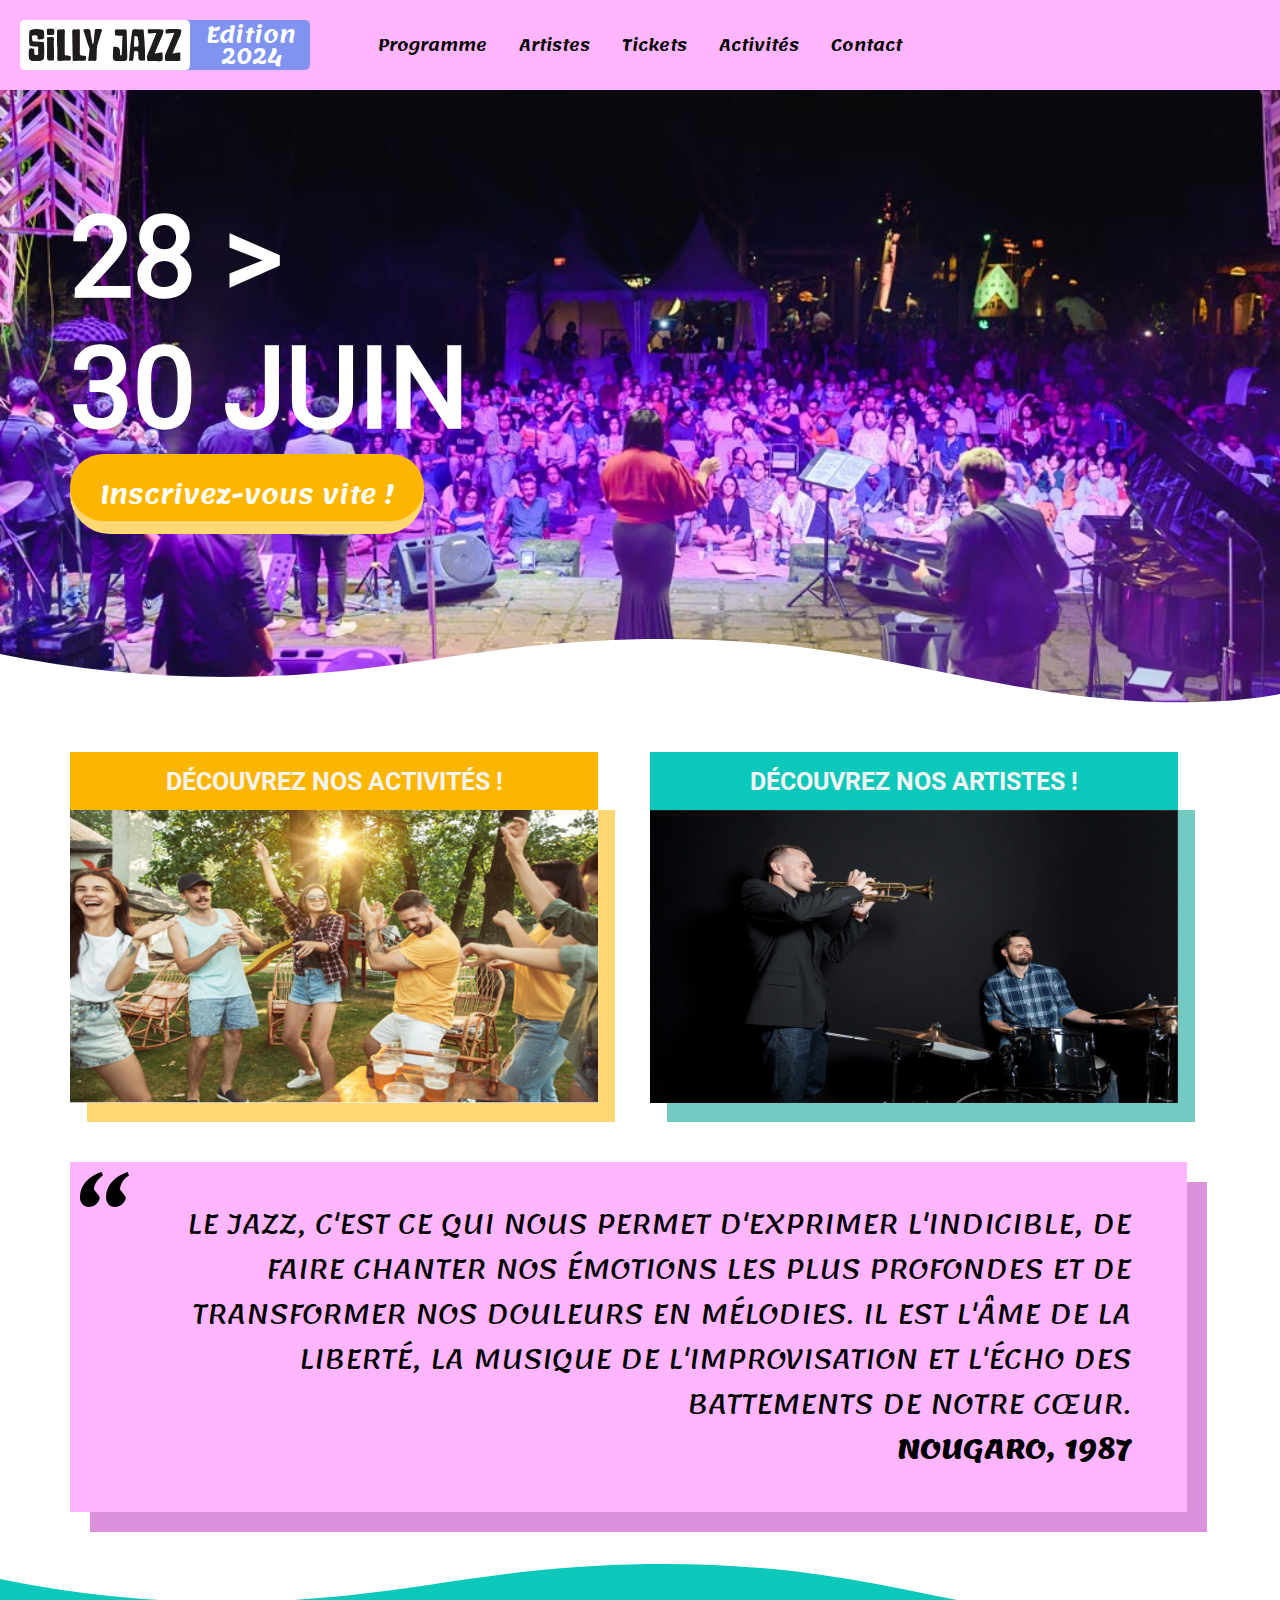
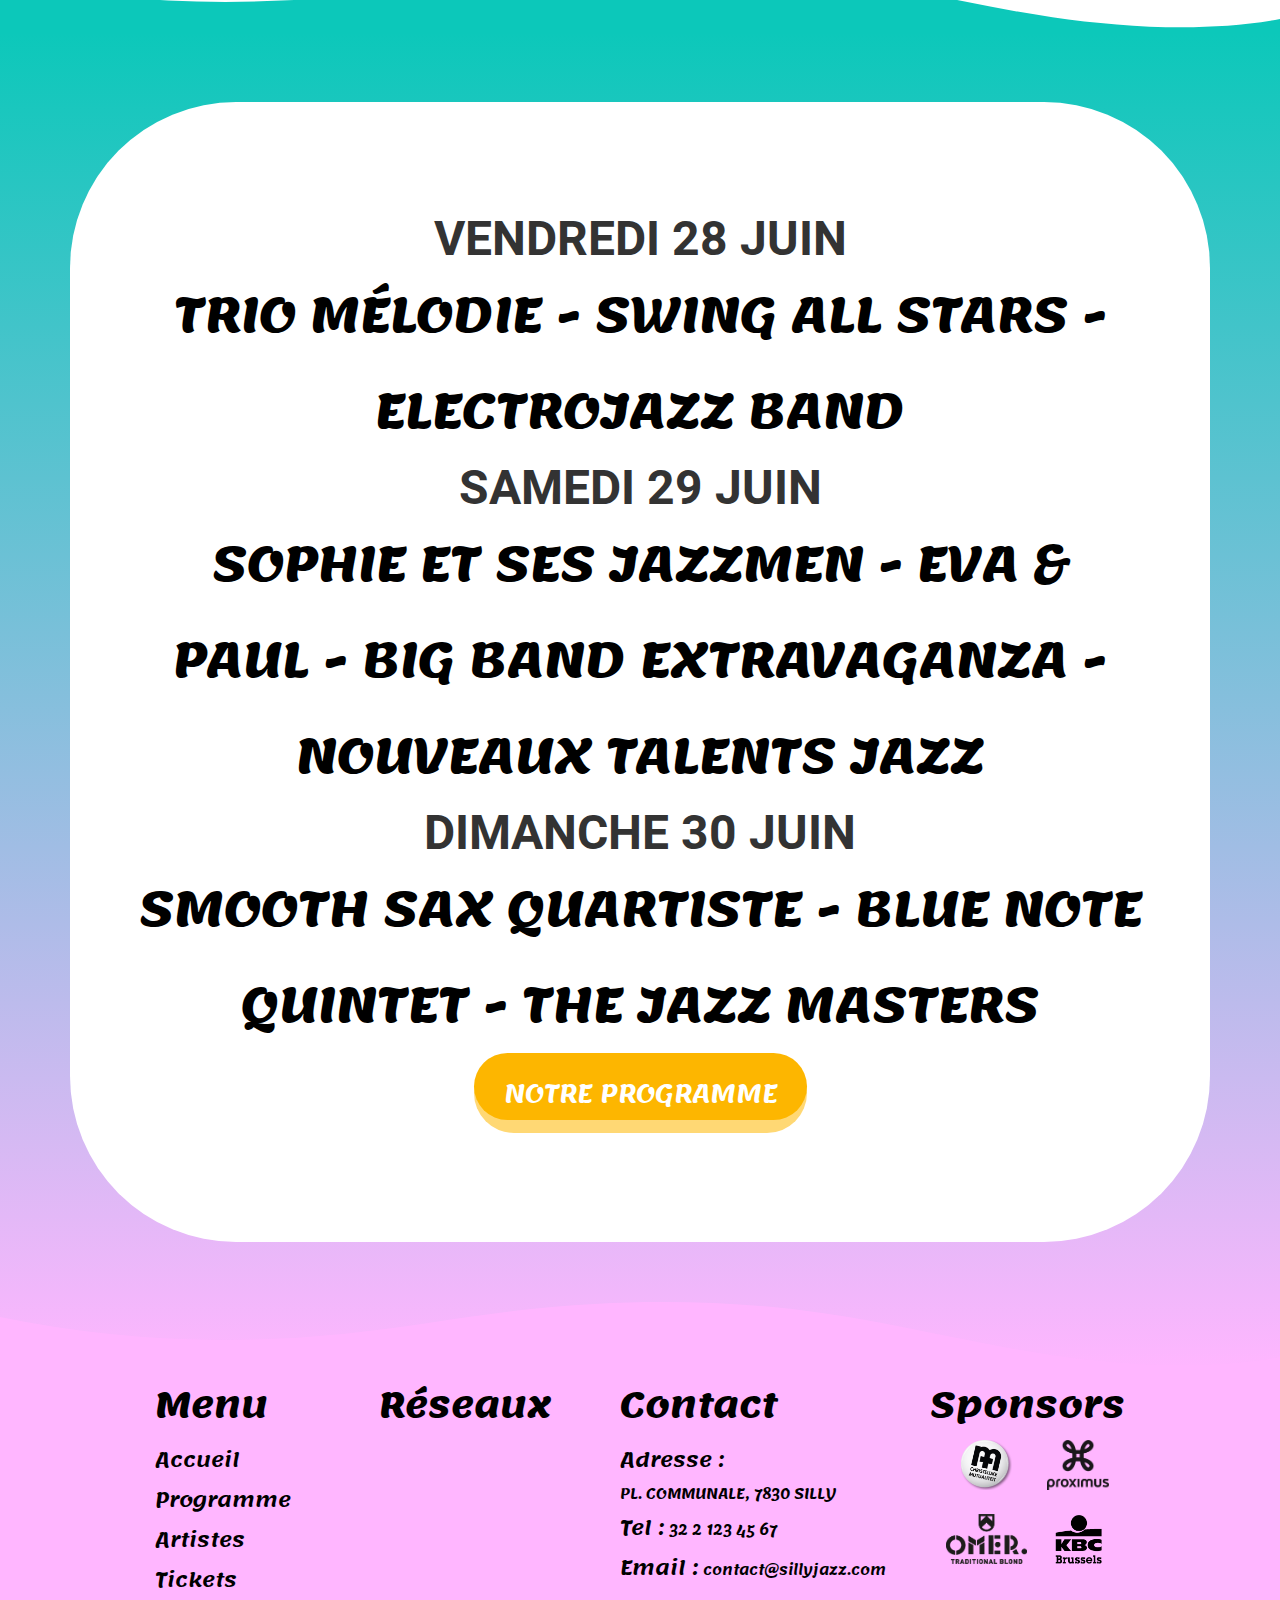
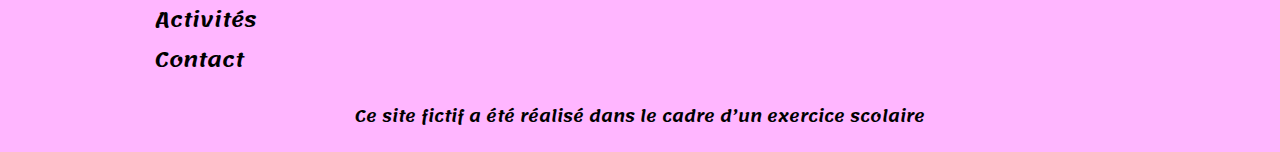
<file: festival2024/index.html>
<!DOCTYPE html>
<html lang="fr">
<head>
    <meta charset="UTF-8">
    <meta name="viewport" content="width=device-width, initial-scale=1.0">
    <meta name="title" content="SillyJazz"> 
    <meta name="description" content="Rejoignez le Festival de Jazz Évasion 2024 à Silly pour trois jours de musique envoûtante, d'activités interactives et de gastronomie savoureuse dans un cadre accueillant et inclusif.">
    <link rel="stylesheet" href="style.css">
    <title>Accueil</title>
     <!-- lien font-awasome -->
     <link rel="stylesheet" href="https://cdnjs.cloudflare.com/ajax/libs/font-awesome/6.5.2/css/all.min.css" integrity="sha512-SnH5WK+bZxgPHs44uWIX+LLJAJ9/2PkPKZ5QiAj6Ta86w+fsb2TkcmfRyVX3pBnMFcV7oQPJkl9QevSCWr3W6A==" crossorigin="anonymous" referrerpolicy="no-referrer" />
     <link rel="manifest" href="manifest.json">
     <!-- icones windows -->
     <link rel="icon" type="image/png" href="images/icons/icon-16x16.png" sizes="16x16"> 
     <link rel="icon" type="image/png" href="images/icons/icon-32x32.png" sizes="32x32"> 
     <link rel="icon" type="image/png" href="images/icons/icon-96x96.png" sizes="96x96"> 
     <link rel="icon" type="image/png" href="images/icons/icon-128x128.png" sizes="128x128"> 
     <link rel="icon" type="image/png" href="images/icons/icon-192x192.png" sizes="192x192"> 
     <!-- icone racourcie safari -->
     <link rel="mask-icon" href="images/icons/icon-16x16.png" color="#ffffff">
     <!-- icones apple -->
     <link rel="apple-touch-icon" sizes="16x16" href="images/icons/icon-16x16.png"> 
     <link rel="apple-touch-icon" sizes="32x32" href="images/icons/icon-32x32.png">
     <link rel="apple-touch-icon" sizes="72x72" href="images/icons/icon-72x72.png"> 
     <link rel="apple-touch-icon" sizes="96x96" href="images/icons/icon-96x96.png">
     <link rel="apple-touch-icon" sizes="128x128" href="images/icons/icon-128x128.png"> 
     <link rel="apple-touch-icon" sizes="144x144" href="images/icons/icon-144x144.png">
     <link rel="apple-touch-icon" sizes="152x152" href="images/icons/icon-152x152.png"> 
     <meta name="application-name" content="sillyjazz">
     <!-- open-graph -->
     <meta property="og:title" content="SillyJazz festival">
     <meta property="og:type" content="website">
     <meta property="og:image" content="http://alexandre-boutry.be/images/logo.png">
     <meta property="og:image:width" content="1650">
     <meta property="og:image:height" content="484">
     <meta property="og:url" content="http://alexandre-boutry.be/"> 
     <meta property="og:description" content="Rejoignez le Festival de Jazz Évasion 2024 à Silly pour trois jours de musique envoûtante, d'activités interactives et de gastronomie savoureuse dans un cadre accueillant et inclusif.">
     <meta property="og:locale" content="fr_FR">
     <meta property="og:site_name" content="SillyJazz">
     <!-- open-graph fa-x-twitter -->
     <meta name="twitter:card" content="summary">
     <meta name="twitter:site" content="@sillyjazz">
     <meta name="twitter:title" content="SillyJazz">
     <meta name="twitter:description" content="Rejoignez le Festival de Jazz Évasion 2024 à Silly pour trois jours de musique envoûtante, d'activités interactives et de gastronomie savoureuse dans un cadre accueillant et inclusif.">
     <meta name="twitter:image" content="images/icons/icon-128x128_background.svg">
     <link rel="canonical" href="http://alexandre-boutry.be/">
</head>
<body>
    <header> 
        <button id="ouvrirnav" class="menu-btn">&#9776;</button>
        <!-- premier navbar (visible jusqu'à 1200px sauf logo) -->
        <nav class="navbar">
            <a href="index.html" id="logo">
                <div class="logo-container">
                    <img src="images/logo.svg" alt="Silly Jazz Logo" class="logo">
                    <span class="edition"><h2>Edition<br>2024</h2></span>
                </div>
            </a>
            <nav class="nav">
                <ul>
                    <li><a href="programme.html">Programme</a></li>
                    <li><a href="artistes.html">Artistes</a></li>
                    <li><a href="tickets.html">Tickets</a></li>
                    <li><a href="activite.html">Activités</a></li>
                    <li><a href="contact.html">Contact</a></li>
                </ul>
            </nav>
            <div class="social-media">
                <a href=""><i class="fa-brands fa-facebook"></i></a>
                <a href=""><i class="fa-brands fa-x-twitter"></i></a>
                <a href=""><i class="fa-brands fa-spotify"></i></a>
                <a href=""><i class="fa-brands fa-youtube"></i></a>
            </div>
        </nav>
        <!-- deuxième navbar (caché -100vh au dessus de l'écran) -->
        <nav id="slidingMenu" class="menu-hidden">
            <button id="fermernav" class="menu-btn">&times;</button>
            <a href="index.html" id="logo">
                <div class="logo-container">
                    <img src="images/logo.svg" alt="Silly Jazz Logo" class="logo">
                    <span class="edition"><h2>Edition<br>2024</h2></span>
                </div>
            </a>
            <nav class="nav">
                <ul>
                    <li><a href="programme.html">Programme</a></li>
                    <li><a href="artistes.html">Artistes</a></li>
                    <li><a href="tickets.html">Tickets</a></li>
                    <li><a href="activite.html">Activités</a></li>
                    <li><a href="contact.html">Contact</a></li>
                </ul>
            </nav>
            <div class="social-media">
                <a href=""><i class="fa-brands fa-facebook"></i></a>
                <a href=""><i class="fa-brands fa-x-twitter"></i></a>
                <a href=""><i class="fa-brands fa-spotify"></i></a>
                <a href=""><i class="fa-brands fa-youtube"></i></a>
            </div>
        </nav>
    </header>
    <div class="index">
        <div class="index_header">
            <div></div>
            <div class="index_container">
                <h1>28 ><br>
                30 juin</h1>
                <a href="tickets.html"><button class="bouton">Inscrivez-vous vite !</button></a>

            </div>
            <div class="shape-divider-bottom1">
                <svg data-name="Layer 1" xmlns="http://www.w3.org/2000/svg" viewBox="0 0 1200 120" preserveAspectRatio="none">
                    <path d="M985.66,92.83C906.67,72,823.78,31,743.84,14.19c-82.26-17.34-168.06-16.33-250.45.39-57.84,11.73-114,31.07-172,41.86A600.21,600.21,0,0,1,0,27.35V120H1200V95.8C1132.19,118.92,1055.71,111.31,985.66,92.83Z" class="shape-fill"></path>
                </svg>
            </div>
        </div>
        <main class="main">
            <div class="info">
                <div class="card_container">
                    <div class="card1">
                        <a href="activite.html">
                            <div class="main_card">
                                <div class="titre">
                                    <h1>Découvrez nos activités !</h1>
                                </div>
                                <div class="content">
                                    <img src="images/card1.jpg" alt="Activités">
                                </div>
                            </div>
                            <div class="arriere_card"></div>
                        </a>
                    </div>
                    <div class="card2">
                             <a href="artistes.html">
                        <div class="main_card">
                            <div class="titre">
                                <h1>Découvrez nos artistes !</h1>
                            </div>
                            <div class="content">
                                <img src="images/card2.jpg" alt="Artistes">
                            </div>
                        </div>
                    <div class="arriere_card"></div>
                    </a>
                    </div>
                    <div class="card3">
                        <img src="images/citation.svg" alt="apostrophe">
                        <div class="main_card">
                            <p>Le jazz, c'est ce qui nous permet d'exprimer l'indicible, de faire chanter nos émotions les plus profondes et de transformer nos douleurs en mélodies. Il est l'âme de la liberté, la musique de l'improvisation et l'écho des battements de notre cœur.
                            </br><span> Nougaro, 1987</span></p>
                        </div>
                        <div class="arriere_card"></div>
                    </div>
                </div>
            </div>
            <div class="line_up">
                <div class="shape-divider-bottom2">
                    <svg data-name="Layer 1" xmlns="http://www.w3.org/2000/svg" viewBox="0 0 1200 120" preserveAspectRatio="none">
                        <path d="M985.66,92.83C906.67,72,823.78,31,743.84,14.19c-82.26-17.34-168.06-16.33-250.45.39-57.84,11.73-114,31.07-172,41.86A600.21,600.21,0,0,1,0,27.35V120H1200V95.8C1132.19,118.92,1055.71,111.31,985.66,92.83Z" class="shape-fill"></path>
                    </svg>
                </div>
                <div class="line_up_flex">
                <div class="line_up_container">
                    <div class="line_up_text">
                        <a href="programme.html"><span class="date"><h2>vendredi 28 juin</h2></span></a>
                        <a href="artistes_detail.html"><span>TRIO méLODIE</span></a><a href="artistes_detail.html"><span> - Swing all stars</span></a><a href="artistes_detail.html"><span> - ElectroJazz Band</span></a>
                        <a href="programme.html"><span class="date"><h2>samedi 29 juin</h2></span></a>
                        <a href="artistes_detail.html"><span>Sophie et ses Jazzmen</span></a><a href="artistes_detail.html"><span> - Eva & <br>Paul </span></a><a href="artistes_detail.html"><span> - Big Band Extravaganza </span></a><a href="artistes_detail.html"><span> - Nouveaux Talents Jazz</span></a>
                        <a href="programme.html"><span class="date"><h2>dimanche 30 juin</h2></span></a>
                        <a href="artistes_detail.html"><span>Smooth Sax Quartiste </span></a><a href="artistes_detail.html"><span>- Blue Note Quintet </span></a><a href="artistes_detail.html"><span> - The Jazz Masters</span></a>
                        <br><a href="programme.html"><button class="bouton">NOTRE PROGRAMME</button></a>
                    </div>
                </div>
                </div>
            </div>
        </main>
    </div>
    <footer>
        <div class="shape-divider-bottom3">
            <svg data-name="Layer 1" xmlns="http://www.w3.org/2000/svg" viewBox="0 0 1200 120" preserveAspectRatio="none">
                <path d="M985.66,92.83C906.67,72,823.78,31,743.84,14.19c-82.26-17.34-168.06-16.33-250.45.39-57.84,11.73-114,31.07-172,41.86A600.21,600.21,0,0,1,0,27.35V120H1200V95.8C1132.19,118.92,1055.71,111.31,985.66,92.83Z" class="shape-fill"></path>
            </svg>
        </div>
        <div class="footer">
            <div class="espace_footer"></div>
            <div class="menu">
                <h3>Menu</h3>
                <ul>
                    <li><a href="index.html">Accueil</a></li>
                    <li><a href="programme.html">Programme</a></li>
                    <li><a href="artistes.html">Artistes</a></li>
                    <li><a href="tickets.html">Tickets</a></li>
                    <li><a href="activite.html">Activités</a></li>
                    <li><a href="contact.html">Contact</a></li>
                </ul>
            </div>
            <div class="social">
                <h3>Réseaux</h3>
                <div class="social-media">
                    <a href=""><i class="fa-brands fa-facebook"></i></a>
                    <a href=""><i class="fa-brands fa-x-twitter"></i></a>
                    <a href=""><i class="fa-brands fa-spotify"></i></a>
                    <a href=""><i class="fa-brands fa-youtube"></i></a>
                </div>
            </div>
            <div class="contact">
                <h3>Contact</h3>
                <p><span>Adresse :</span><br>PL. COMMUNALE, 7830 SILLY</p>
                <p><span>Tel :</span> 32 2 123 45 67</p>
                <p><span>Email :</span> contact@sillyjazz.com</p>
            </div>
            <div class="sponsor">
                <h3>Sponsors</h3>
                <div class="sponsors">
                    <a href="https://www.kbcbrussels.be/particuliers/fr.html?zone=topnav"><img src="images/partenaires/mutualite.png" alt="partenaire Mutualité chétienne"></a>
                    <a href="https://www.proximus.be/fr"><img src="images/partenaires/proximus.png" alt="partenaire Proximus"></a>
                    <a href="https://www.omervanderghinste.be/fr"><img src="images/partenaires/omer.png" alt="partenaire OMER Bière traditionnelle"></a>
                    <a href="https://www.cm.be/nl/welkom-bij-cm"><img src="images/partenaires/kbc.png" alt="partenaire KBC Bruxelles"></a>                 
                </div>
            </div>
            <div class="espace_footer"></div>
            <div class="footer-note">
                <p>Ce site fictif a été réalisé dans le cadre d’un exercice scolaire</p>
            </div>
        </div>
    </footer>
    <script>
        const header = document.querySelector("header")
        const ouvrirnav = document.getElementById("ouvrirnav");
        const fermernav = document.getElementById("fermernav");
        const slidingMenu = document.getElementById("slidingMenu");

        ouvrirnav.addEventListener("click", function() {
            header.classList.add("mobile-open")

            slidingMenu.classList.add("menu-visible");
            slidingMenu.classList.remove("menu-hidden");
        });

        fermernav.addEventListener("click", function() {
            header.classList.remove("mobile-open")
            slidingMenu.classList.remove("menu-visible");
            slidingMenu.classList.add("menu-hidden");
        });
    </script>
</body>
</html>
</file>
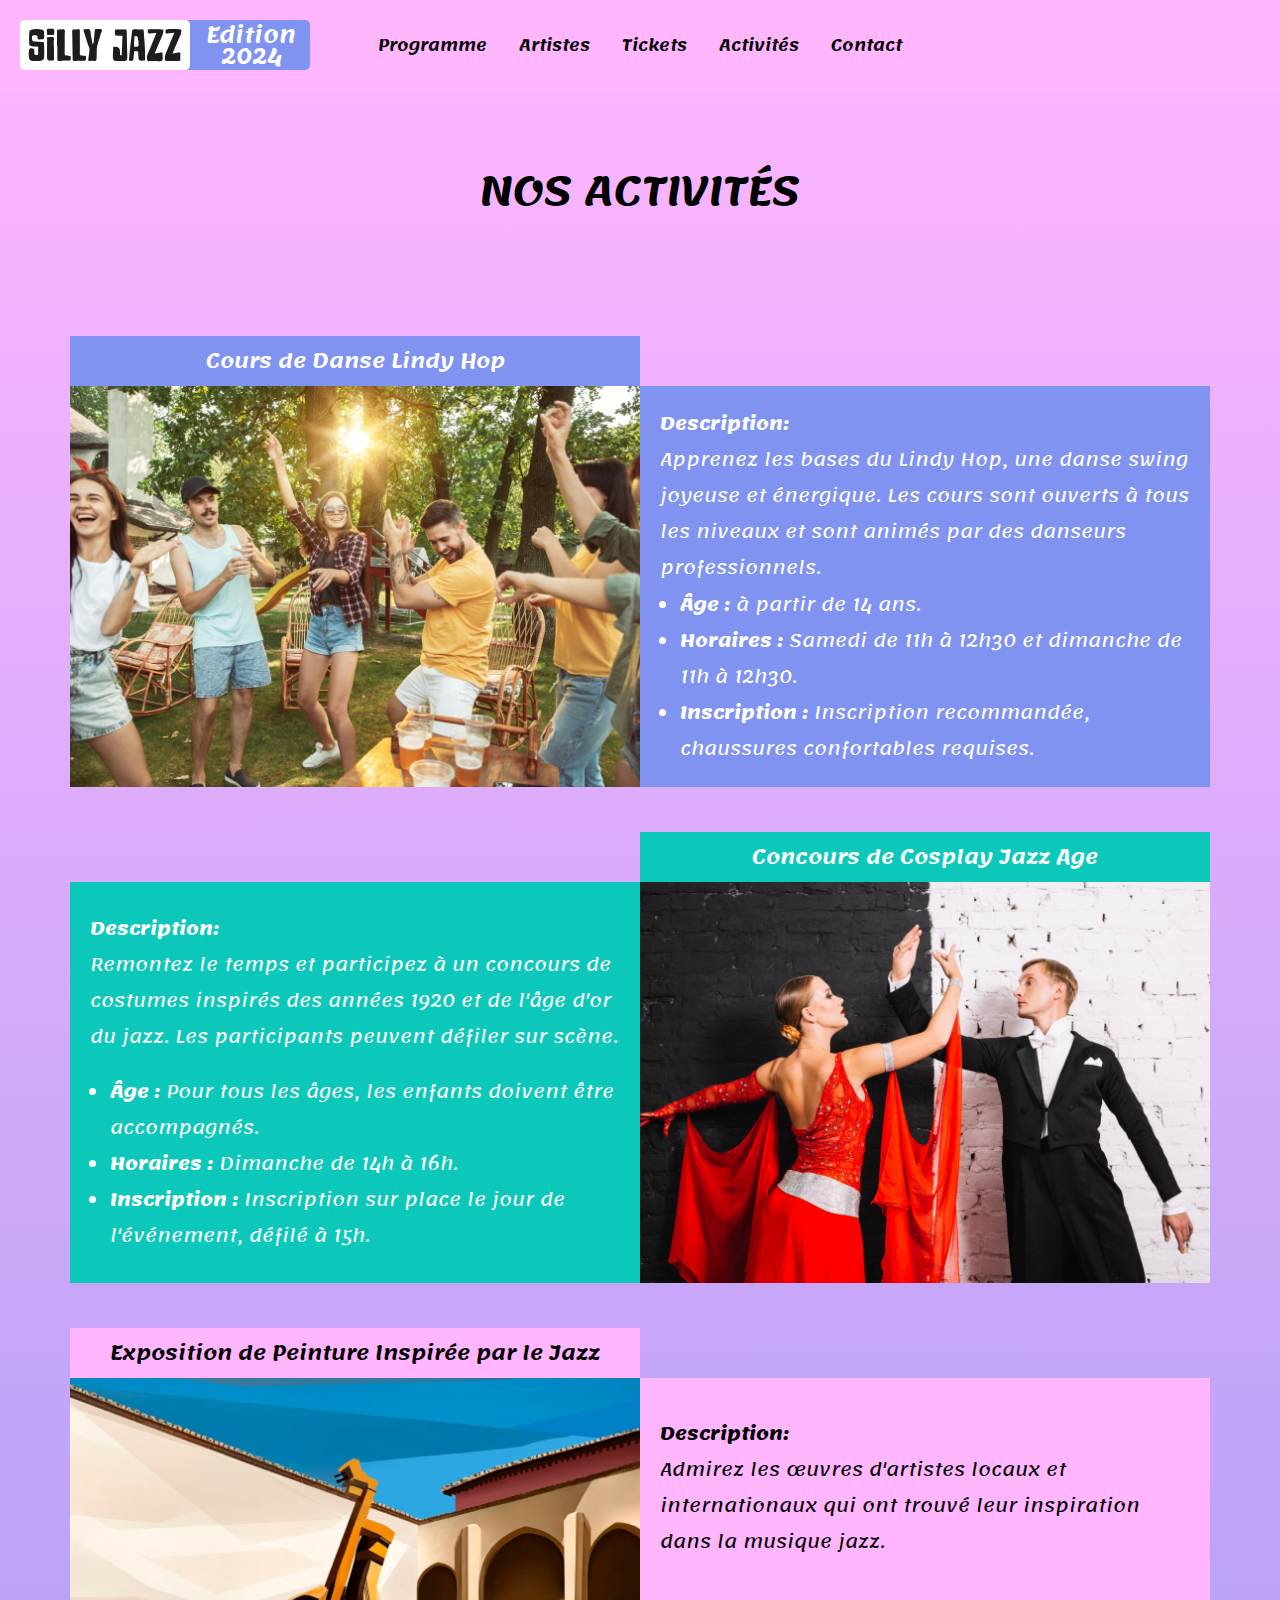
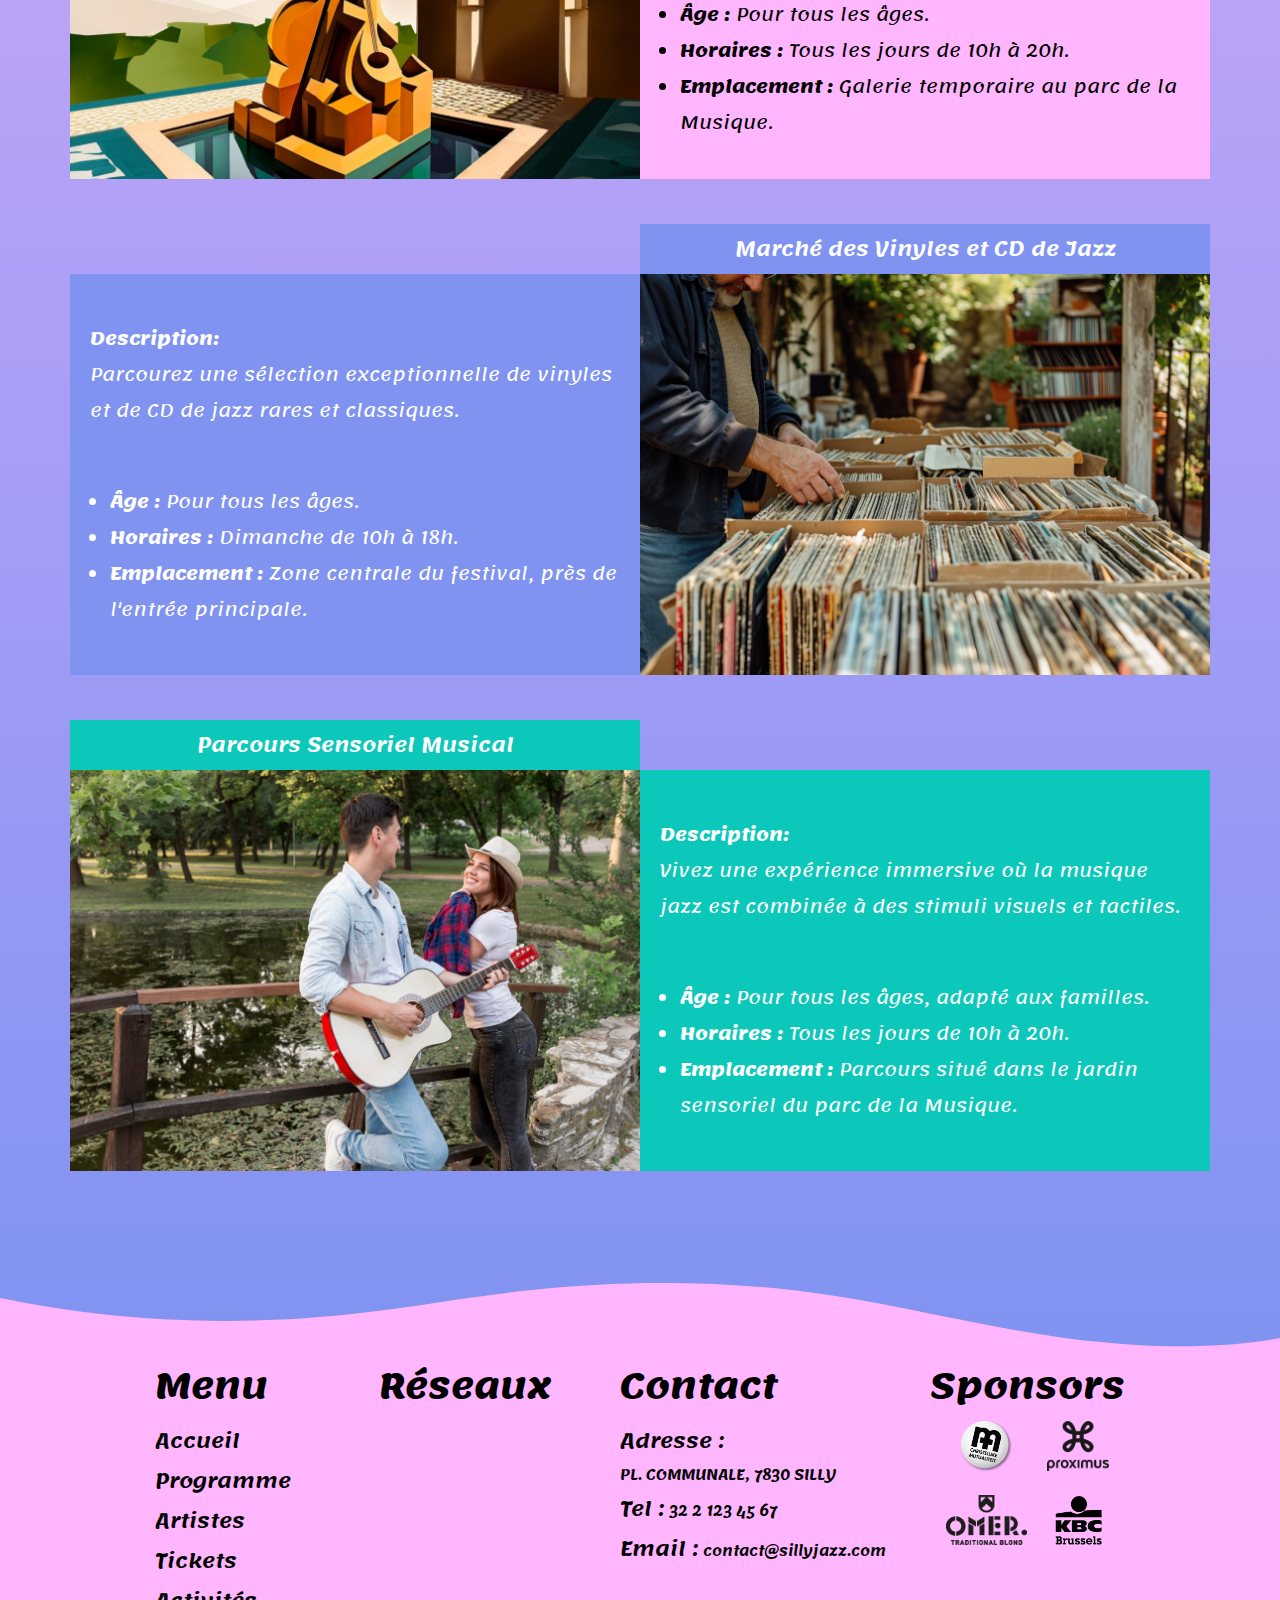
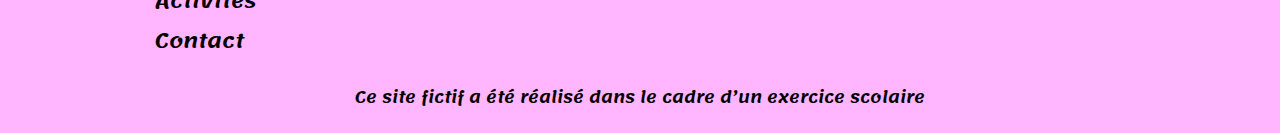
<file: festival2024/activite.html>
<!DOCTYPE html>
<html lang="fr">
<head>
    <meta charset="UTF-8">
    <meta name="viewport" content="width=device-width, initial-scale=1.0">
    <meta name="title" content="SillyJazz"> 
    <meta name="description" content="Rejoignez le Festival de Jazz Évasion 2024 à Silly pour trois jours de musique envoûtante, d'activités interactives et de gastronomie savoureuse dans un cadre accueillant et inclusif.">
    <link rel="stylesheet" href="style.css">
    <title>Artiste</title>
     <!-- lien font-awasome -->
     <link rel="stylesheet" href="https://cdnjs.cloudflare.com/ajax/libs/font-awesome/6.5.2/css/all.min.css" integrity="sha512-SnH5WK+bZxgPHs44uWIX+LLJAJ9/2PkPKZ5QiAj6Ta86w+fsb2TkcmfRyVX3pBnMFcV7oQPJkl9QevSCWr3W6A==" crossorigin="anonymous" referrerpolicy="no-referrer" />
     <link rel="manifest" href="manifest.json">
     <!-- icones windows -->
     <link rel="icon" type="image/png" href="images/icons/icon-16x16.png" sizes="16x16"> 
     <link rel="icon" type="image/png" href="images/icons/icon-32x32.png" sizes="32x32"> 
     <link rel="icon" type="image/png" href="images/icons/icon-96x96.png" sizes="96x96"> 
     <link rel="icon" type="image/png" href="images/icons/icon-128x128.png" sizes="128x128"> 
     <link rel="icon" type="image/png" href="images/icons/icon-192x192.png" sizes="192x192"> 
     <!-- icone racourcie safari -->
     <link rel="mask-icon" href="images/icons/icon-16x16.png" color="#ffffff">
     <!-- icones apple -->
     <link rel="apple-touch-icon" sizes="16x16" href="images/icons/icon-16x16.png"> 
     <link rel="apple-touch-icon" sizes="32x32" href="images/icons/icon-32x32.png">
     <link rel="apple-touch-icon" sizes="72x72" href="images/icons/icon-72x72.png"> 
     <link rel="apple-touch-icon" sizes="96x96" href="images/icons/icon-96x96.png">
     <link rel="apple-touch-icon" sizes="128x128" href="images/icons/icon-128x128.png"> 
     <link rel="apple-touch-icon" sizes="144x144" href="images/icons/icon-144x144.png">
     <link rel="apple-touch-icon" sizes="152x152" href="images/icons/icon-152x152.png"> 
     <meta name="application-name" content="sillyjazz">
     <!-- open-graph -->
     <meta property="og:title" content="SillyJazz festival">
     <meta property="og:type" content="website">
     <meta property="og:image" content="http://alexandre-boutry.be/images/logo.png">
     <meta property="og:image:width" content="1650">
     <meta property="og:image:height" content="484">
     <meta property="og:url" content="http://alexandre-boutry.be/"> 
     <meta property="og:description" content="Rejoignez le Festival de Jazz Évasion 2024 à Silly pour trois jours de musique envoûtante, d'activités interactives et de gastronomie savoureuse dans un cadre accueillant et inclusif.">
     <meta property="og:locale" content="fr_FR">
     <meta property="og:site_name" content="SillyJazz">
     <!-- open-graph fa-x-twitter -->
     <meta name="twitter:card" content="summary">
     <meta name="twitter:site" content="@sillyjazz">
     <meta name="twitter:title" content="SillyJazz">
     <meta name="twitter:description" content="Rejoignez le Festival de Jazz Évasion 2024 à Silly pour trois jours de musique envoûtante, d'activités interactives et de gastronomie savoureuse dans un cadre accueillant et inclusif.">
     <meta name="twitter:image" content="images/icons/icon-128x128_background.svg">
     <link rel="canonical" href="http://alexandre-boutry.be/">
</head>
<body>
    <header> 
        <button id="ouvrirnav" class="menu-btn">&#9776;</button>
        <!-- premier navbar (visible jusqu'à 1200px sauf logo) -->
        <nav class="navbar">
            <a href="index.html" id="logo">
                <div class="logo-container">
                    <img src="images/logo.svg" alt="Silly Jazz Logo" class="logo">
                    <span class="edition"><h2>Edition<br>2024</h2></span>
                </div>
            </a>
            <nav class="nav">
                <ul>
                    <li><a href="programme.html">Programme</a></li>
                    <li><a href="artistes.html">Artistes</a></li>
                    <li><a href="tickets.html">Tickets</a></li>
                    <li><a href="activite.html">Activités</a></li>
                    <li><a href="contact.html">Contact</a></li>
                </ul>
            </nav>
            <div class="social-media">
                <a href=""><i class="fa-brands fa-facebook"></i></a>
                <a href=""><i class="fa-brands fa-x-twitter"></i></a>
                <a href=""><i class="fa-brands fa-spotify"></i></a>
                <a href=""><i class="fa-brands fa-youtube"></i></a>
            </div>
        </nav>
        <!-- deuxième navbar (caché -100vh au dessus de l'écran) -->
        <nav id="slidingMenu" class="menu-hidden">
            <button id="fermernav" class="menu-btn">&times;</button>
            <a href="index.html" id="logo">
                <div class="logo-container">
                    <img src="images/logo.svg" alt="Silly Jazz Logo" class="logo">
                    <span class="edition"><h2>Edition<br>2024</h2></span>
                </div>
            </a>
            <nav class="nav">
                <ul>
                    <li><a href="programme.html">Programme</a></li>
                    <li><a href="artistes.html">Artistes</a></li>
                    <li><a href="tickets.html">Tickets</a></li>
                    <li><a href="activite.html">Activités</a></li>
                    <li><a href="contact.html">Contact</a></li>
                </ul>
            </nav>
            <div class="social-media">
                <a href=""><i class="fa-brands fa-facebook"></i></a>
                <a href=""><i class="fa-brands fa-x-twitter"></i></a>
                <a href=""><i class="fa-brands fa-spotify"></i></a>
                <a href=""><i class="fa-brands fa-youtube"></i></a>
            </div>
        </nav>
    </header>
    <h1>Nos activités</h1>
    <div class="activite">
        <div class="container">
            <div class="card_gauche card1">
                <div class="titre">
                    <h2>Cours de Danse Lindy Hop</h2>
                </div>
                <div class="image_activite">
                    <img src="images/activites/activite1.png" alt="Cours de Danse Lindy Hop">
                </div>
                <div class="texte_activite">
                    <div class="texte_container">
                        <p><span>Description:</span><br>
                            Apprenez les bases du Lindy Hop, une danse swing joyeuse et énergique. Les cours sont ouverts à tous les niveaux et sont animés par des danseurs professionnels.</p>
                        <ul>         
                            <li><p><span>Âge :</span> à partir de 14 ans.</p></li>
                            <li><p><span>Horaires :</span> Samedi de 11h à 12h30 et dimanche de 11h à 12h30.</p></li>
                            <li><p><span>Inscription :</span> Inscription recommandée, chaussures confortables requises.</p></li>
                        </ul>
                    </div>
                </div>
            </div>
            <div class="card_droite card2">
                <div class="titre">
                    <h2>Concours de Cosplay Jazz Age</h2>
                </div>
                <div class="image_activite">
                    <img src="images/activites/activite2.png" alt="Concours de Cosplay Jazz Age">
                </div>
                <div class="texte_activite">
                    <div class="texte_container">
                        <p><span>Description:</span><br>
                        Remontez le temps et participez à un concours de costumes inspirés des années 1920 et de l'âge d'or du jazz. Les participants peuvent défiler sur scène.</p>
                        <ul>
                            <li><p><span>Âge :</span> Pour tous les âges, les enfants doivent être accompagnés.</p></li>
                            <li><p><span>Horaires :</span> Dimanche de 14h à 16h. </p></li>
                            <li><p><span>Inscription :</span> Inscription sur place le jour de l'événement, défilé à 15h.</p></li>
                        </ul>
                    </div>
                </div>
            </div>
            <div class="card_gauche card3">
                <div class="titre">
                    <h2>Exposition de Peinture Inspirée par le Jazz</h2>
                </div>
                <div class="image_activite">
                    <img src="images/activites/activite3.png" alt="Exposition de Peinture Inspirée par le Jazz">
                </div>
                <div class="texte_activite">
                    <div class="texte_container">
                        <p><span>Description:</span><br>
                        Admirez les œuvres d'artistes locaux et internationaux qui ont trouvé leur inspiration dans la musique jazz.</p>                   
                        <ul>
                            <li><p><span>Âge :</span> Pour tous les âges.</p></li>
                            <li><p><span>Horaires :</span> Tous les jours de 10h à 20h.</p></li>
                            <li><p><span>Emplacement :</span> Galerie temporaire au parc de la Musique.</p></li>
                        </ul>
                    </div>
                </div>
            </div>
            <div class="card_droite card1">
                <div class="titre">
                    <h2>Marché des Vinyles et CD de Jazz</h2>
                </div>
                <div class="image_activite">
                    <img src="images/activites/activite4.png" alt="Marché des Vinyles et CD de Jazz">
                </div>
                <div class="texte_activite">
                    <div class="texte_container">
                        <p><span>Description:</span><br>
                        Parcourez une sélection exceptionnelle de vinyles et de CD de jazz rares et classiques.</p>
                        <ul>
                            <li><p><span>Âge :</span> Pour tous les âges.</p></li>
                            <li><p><span>Horaires :</span> Dimanche de 10h à 18h.</p></li>
                            <li><p><span>Emplacement :</span>  Zone centrale du festival, près de l'entrée principale.</p></li>
                        </ul>
                    </div>
                </div>
            </div>
            <div class="card_gauche card2">
                <div class="titre">
                    <h2>Parcours Sensoriel Musical</h2>
                </div>
                <div class="image_activite">
                    <img src="images/activites/activite5.png" alt="Parcours Sensoriel Musical">
                </div>
                <div class="texte_activite">
                    <div class="texte_container">
                        <p><span>Description:</span><br>
                        Vivez une expérience immersive où la musique jazz est combinée à des stimuli visuels et tactiles.</p>
                        <ul>
                            <li><p><span>Âge :</span> Pour tous les âges, adapté aux familles.</p></li>
                            <li><p><span>Horaires :</span> Tous les jours de 10h à 20h.</p></li>
                            <li><p><span>Emplacement :</span> Parcours situé dans le jardin sensoriel du parc de la Musique.</p></li>
                        </ul>
                    </div>
                </div>
            </div>
        </div>   
    </div>
    <footer>
        <div class="shape-divider-bottom3">
            <svg data-name="Layer 1" xmlns="http://www.w3.org/2000/svg" viewBox="0 0 1200 120" preserveAspectRatio="none">
                <path d="M985.66,92.83C906.67,72,823.78,31,743.84,14.19c-82.26-17.34-168.06-16.33-250.45.39-57.84,11.73-114,31.07-172,41.86A600.21,600.21,0,0,1,0,27.35V120H1200V95.8C1132.19,118.92,1055.71,111.31,985.66,92.83Z" class="shape-fill"></path>
            </svg>
        </div>
        <div class="footer">
            <div class="espace_footer"></div>
            <div class="menu">
                <h3>Menu</h3>
                <ul>
                    <li><a href="index.html">Accueil</a></li>
                    <li><a href="programme.html">Programme</a></li>
                    <li><a href="artistes.html">Artistes</a></li>
                    <li><a href="tickets.html">Tickets</a></li>
                    <li><a href="activite.html">Activités</a></li>
                    <li><a href="contact.html">Contact</a></li>
                </ul>
            </div>
            <div class="social">
                <h3>Réseaux</h3>
                <div class="social-media">
                    <a href=""><i class="fa-brands fa-facebook"></i></a>
                    <a href=""><i class="fa-brands fa-x-twitter"></i></a>
                    <a href=""><i class="fa-brands fa-spotify"></i></a>
                    <a href=""><i class="fa-brands fa-youtube"></i></a>
                </div>
            </div>
            <div class="contact">
                <h3>Contact</h3>
                <p><span>Adresse :</span><br>PL. COMMUNALE, 7830 SILLY</p>
                <p><span>Tel :</span> 32 2 123 45 67</p>
                <p><span>Email :</span> contact@sillyjazz.com</p>
            </div>
            <div class="sponsor">
                <h3>Sponsors</h3>
                <div class="sponsors">
                    <a href="https://www.kbcbrussels.be/particuliers/fr.html?zone=topnav"><img src="images/partenaires/mutualite.png" alt="partenaire Mutualité chétienne"></a>
                    <a href="https://www.proximus.be/fr"><img src="images/partenaires/proximus.png" alt="partenaire Proximus"></a>
                    <a href="https://www.omervanderghinste.be/fr"><img src="images/partenaires/omer.png" alt="partenaire OMER Bière traditionnelle"></a>
                    <a href="https://www.cm.be/nl/welkom-bij-cm"><img src="images/partenaires/kbc.png" alt="partenaire KBC Bruxelles"></a>                 
                </div>
            </div>
            <div class="espace_footer"></div>
            <div class="footer-note">
                <p>Ce site fictif a été réalisé dans le cadre d’un exercice scolaire</p>
            </div>
        </div>
    </footer>
</body>
</html>
<script>
    document.addEventListener("DOMContentLoaded", function() {
const ouvrirnav = document.getElementById("ouvrirnav");
const fermernav = document.getElementById("fermernav");
const slidingMenu = document.getElementById("slidingMenu");

ouvrirnav.addEventListener("click", function() {
    slidingMenu.classList.add("menu-visible");
    slidingMenu.classList.remove("menu-hidden");
});

fermernav.addEventListener("click", function() {
    slidingMenu.classList.remove("menu-visible");
    slidingMenu.classList.add("menu-hidden");
    });
});
</script>
</file>
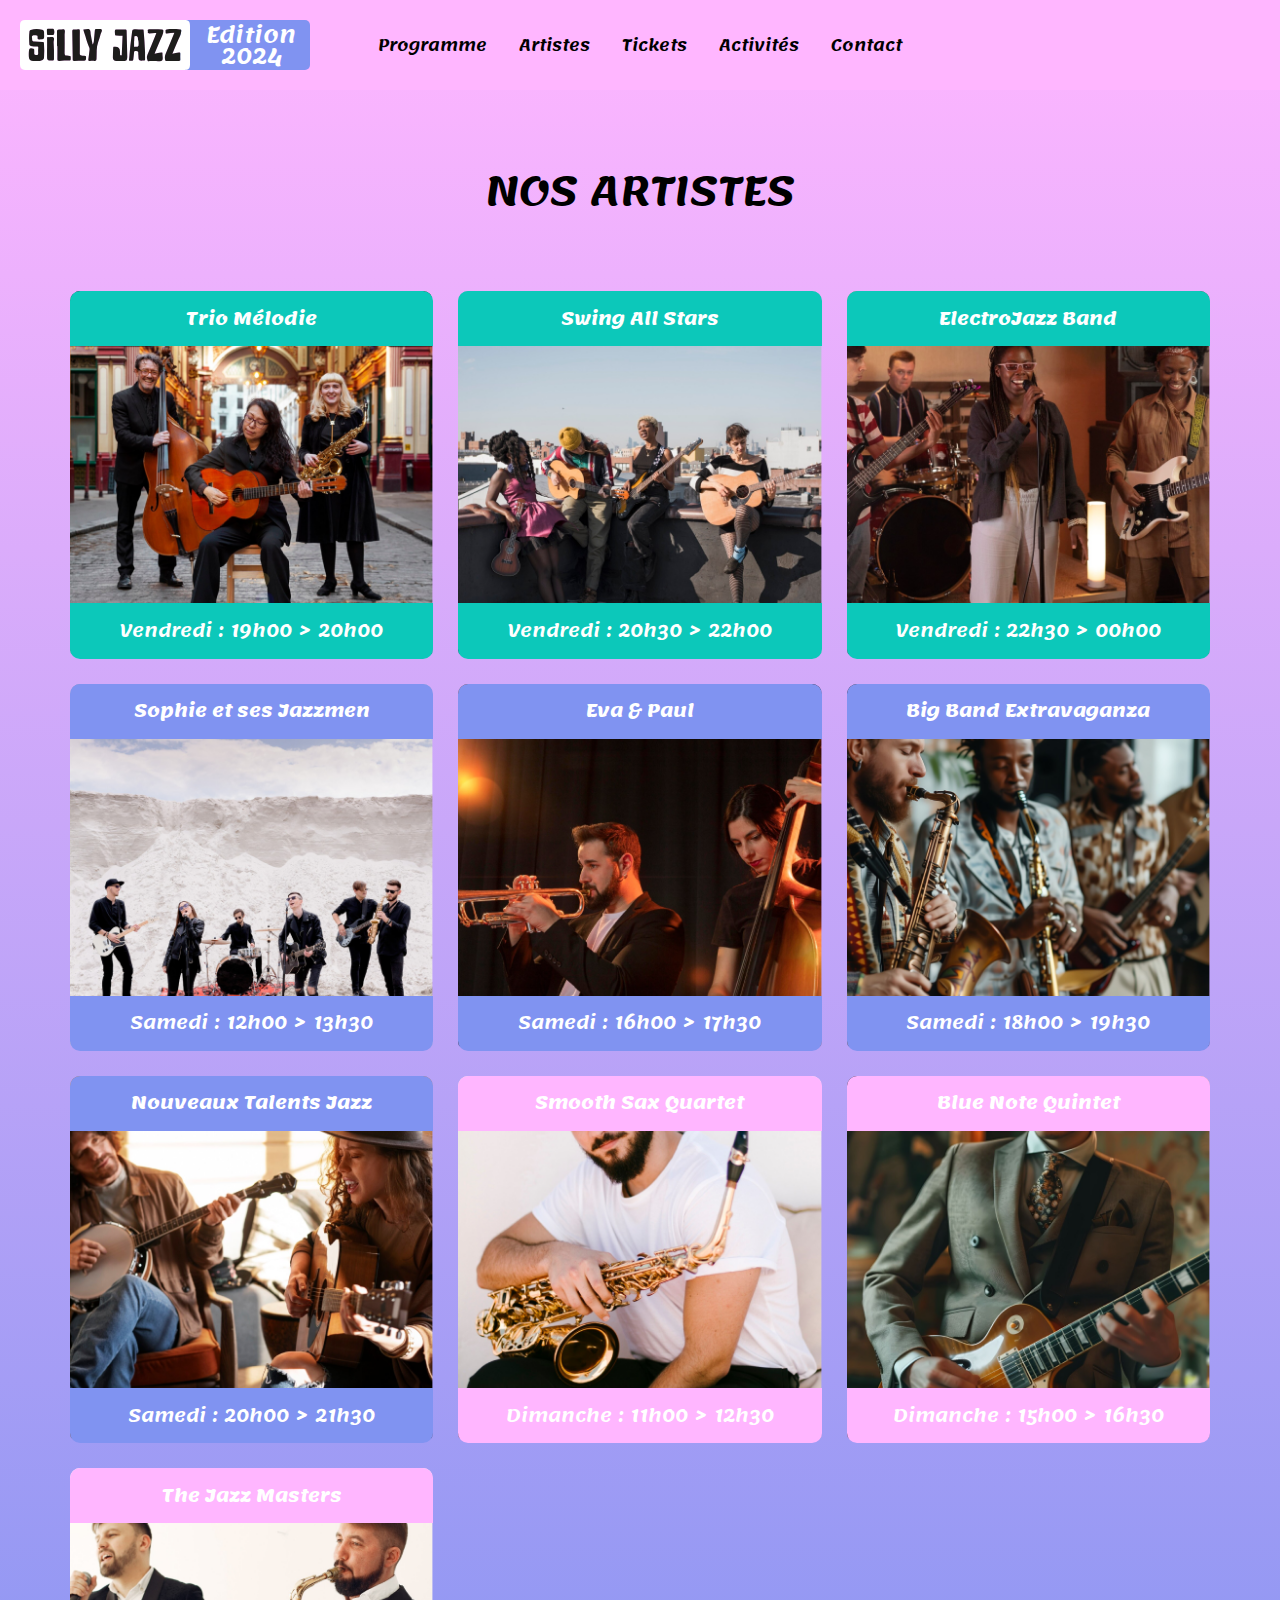
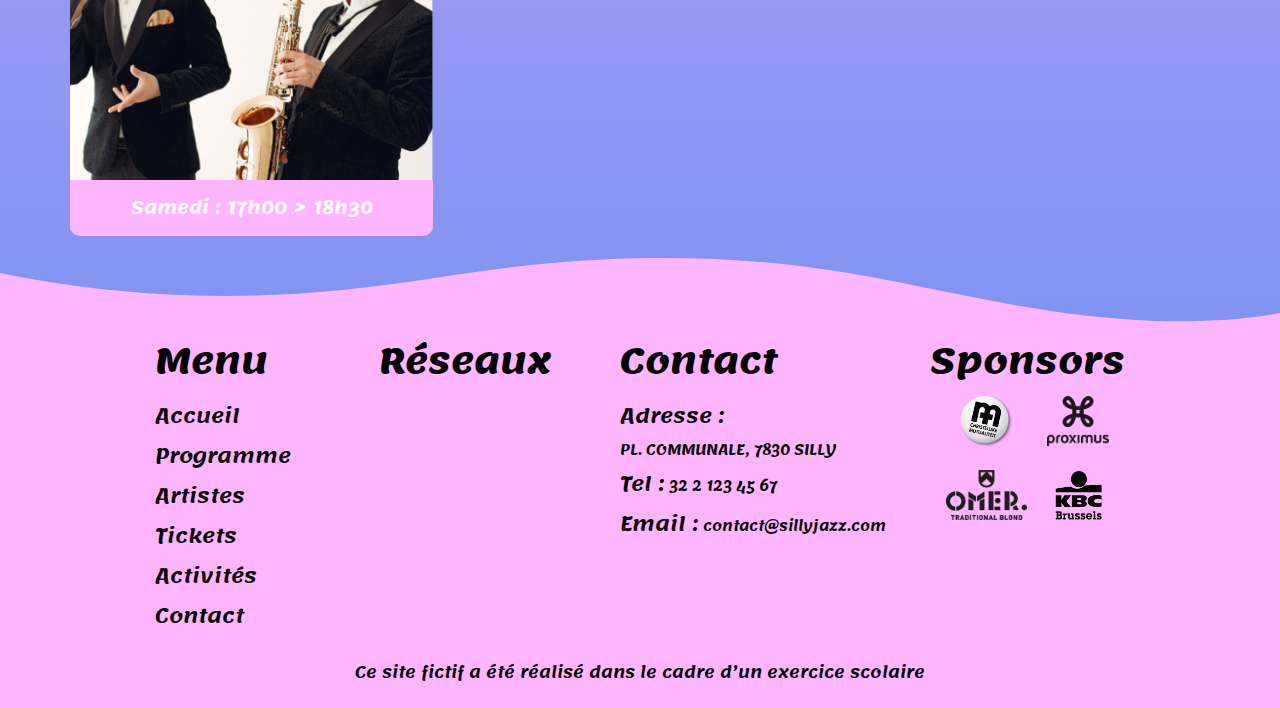
<file: festival2024/artistes.html>
<!DOCTYPE html>
<html lang="fr">
<head>
    <meta charset="UTF-8">
    <meta name="viewport" content="width=device-width, initial-scale=1.0">
    <meta name="title" content="SillyJazz"> 
    <meta name="description" content="Rejoignez le Festival de Jazz Évasion 2024 à Silly pour trois jours de musique envoûtante, d'activités interactives et de gastronomie savoureuse dans un cadre accueillant et inclusif.">
    <link rel="stylesheet" href="style.css">
    <title>Artistes</title>
     <!-- lien font-awasome -->
     <link rel="stylesheet" href="https://cdnjs.cloudflare.com/ajax/libs/font-awesome/6.5.2/css/all.min.css" integrity="sha512-SnH5WK+bZxgPHs44uWIX+LLJAJ9/2PkPKZ5QiAj6Ta86w+fsb2TkcmfRyVX3pBnMFcV7oQPJkl9QevSCWr3W6A==" crossorigin="anonymous" referrerpolicy="no-referrer" />
     <link rel="manifest" href="manifest.json">
     <!-- icones windows -->
     <link rel="icon" type="image/png" href="images/icons/icon-16x16.png" sizes="16x16"> 
     <link rel="icon" type="image/png" href="images/icons/icon-32x32.png" sizes="32x32"> 
     <link rel="icon" type="image/png" href="images/icons/icon-96x96.png" sizes="96x96"> 
     <link rel="icon" type="image/png" href="images/icons/icon-128x128.png" sizes="128x128"> 
     <link rel="icon" type="image/png" href="images/icons/icon-192x192.png" sizes="192x192"> 
     <!-- icone racourcie safari -->
     <link rel="mask-icon" href="images/icons/icon-16x16.png" color="#ffffff">
     <!-- icones apple -->
     <link rel="apple-touch-icon" sizes="16x16" href="images/icons/icon-16x16.png"> 
     <link rel="apple-touch-icon" sizes="32x32" href="images/icons/icon-32x32.png">
     <link rel="apple-touch-icon" sizes="72x72" href="images/icons/icon-72x72.png"> 
     <link rel="apple-touch-icon" sizes="96x96" href="images/icons/icon-96x96.png">
     <link rel="apple-touch-icon" sizes="128x128" href="images/icons/icon-128x128.png"> 
     <link rel="apple-touch-icon" sizes="144x144" href="images/icons/icon-144x144.png">
     <link rel="apple-touch-icon" sizes="152x152" href="images/icons/icon-152x152.png"> 
     <meta name="application-name" content="sillyjazz">
     <!-- open-graph -->
     <meta property="og:title" content="SillyJazz festival">
     <meta property="og:type" content="website">
     <meta property="og:image" content="http://alexandre-boutry.be/images/logo.png">
     <meta property="og:image:width" content="1650">
     <meta property="og:image:height" content="484">
     <meta property="og:url" content="http://alexandre-boutry.be/"> 
     <meta property="og:description" content="Rejoignez le Festival de Jazz Évasion 2024 à Silly pour trois jours de musique envoûtante, d'activités interactives et de gastronomie savoureuse dans un cadre accueillant et inclusif.">
     <meta property="og:locale" content="fr_FR">
     <meta property="og:site_name" content="SillyJazz">
     <!-- open-graph fa-x-twitter -->
     <meta name="twitter:card" content="summary">
     <meta name="twitter:site" content="@sillyjazz">
     <meta name="twitter:title" content="SillyJazz">
     <meta name="twitter:description" content="Rejoignez le Festival de Jazz Évasion 2024 à Silly pour trois jours de musique envoûtante, d'activités interactives et de gastronomie savoureuse dans un cadre accueillant et inclusif.">
     <meta name="twitter:image" content="images/icons/icon-128x128_background.svg">
     <link rel="canonical" href="http://alexandre-boutry.be/">
</head>
<body>
    <header> 
        <button id="ouvrirnav" class="menu-btn">&#9776;</button>
        <!-- premier navbar (visible jusqu'à 1200px sauf logo) -->
        <nav class="navbar">
            <a href="index.html" id="logo">
                <div class="logo-container">
                    <img src="images/logo.svg" alt="Silly Jazz Logo" class="logo">
                    <span class="edition"><h2>Edition<br>2024</h2></span>
                </div>
            </a>
            <nav class="nav">
                <ul>
                    <li><a href="programme.html">Programme</a></li>
                    <li><a href="artistes.html">Artistes</a></li>
                    <li><a href="tickets.html">Tickets</a></li>
                    <li><a href="activite.html">Activités</a></li>
                    <li><a href="contact.html">Contact</a></li>
                </ul>
            </nav>
            <div class="social-media">
                <a href=""><i class="fa-brands fa-facebook"></i></a>
                <a href=""><i class="fa-brands fa-x-twitter"></i></a>
                <a href=""><i class="fa-brands fa-spotify"></i></a>
                <a href=""><i class="fa-brands fa-youtube"></i></a>
            </div>
        </nav>
        <!-- deuxième navbar (caché -100vh au dessus de l'écran) -->
        <nav id="slidingMenu" class="menu-hidden">
            <button id="fermernav" class="menu-btn">&times;</button>
            <a href="index.html" id="logo">
                <div class="logo-container">
                    <img src="images/logo.svg" alt="Silly Jazz Logo" class="logo">
                    <span class="edition"><h2>Edition<br>2024</h2></span>
                </div>
            </a>
            <nav class="nav">
                <ul>
                    <li><a href="programme.html">Programme</a></li>
                    <li><a href="artistes.html">Artistes</a></li>
                    <li><a href="tickets.html">Tickets</a></li>
                    <li><a href="activite.html">Activités</a></li>
                    <li><a href="contact.html">Contact</a></li>
                </ul>
            </nav>
            <div class="social-media">
                <a href=""><i class="fa-brands fa-facebook"></i></a>
                <a href=""><i class="fa-brands fa-x-twitter"></i></a>
                <a href=""><i class="fa-brands fa-spotify"></i></a>
                <a href=""><i class="fa-brands fa-youtube"></i></a>
            </div>
        </nav>
    </header>
    <h1>Nos artistes</h1>
    <div class="artiste">
        <a href="artistes_detail.html">
            <div class="card" id="vendredi">
                <div class="nom">Trio Mélodie</div>
                <img src="images/artistes/artiste1.png" alt="Trio Mélodie">
                <div class="horaire">Vendredi : 19h00 > 20h00</div>
            </div>
        </a>
    
        <a href="artistes_detail.html">
            <div class="card" id="vendredi">
                <div class="nom">Swing All Stars</div>
                <img src="images/artistes/artiste2.png" alt="Swing All Stars">
                <div class="horaire">Vendredi : 20h30 > 22h00</div>
            </div>
        </a>
    
        <a href="artistes_detail.html">
            <div class="card" id="vendredi">
                <div class="nom">ElectroJazz Band</div>
                <img src="images/artistes/artiste3.png" alt="ElectroJazz Band">
                <div class="horaire">Vendredi : 22h30 > 00h00</div>
            </div>
        </a>
    
        <a href="artistes_detail.html">
            <div class="card" id="samedi">
                <div class="nom">Sophie et ses Jazzmen</div>
                <img src="images/artistes/artiste4.png" alt="Sophie et ses Jazzmen">
                <div class="horaire">Samedi : 12h00 > 13h30</div>
            </div>
        </a>
    
        <a href="artistes_detail.html">
            <div class="card" id="samedi">
                <div class="nom">Eva & Paul</div>
                <img src="images/artistes/artiste5.png" alt="Eva & Paul">
                <div class="horaire">Samedi : 16h00 > 17h30</div>
            </div>
        </a>
    
        <a href="artistes_detail.html">
            <div class="card" id="samedi">
                <div class="nom">Big Band Extravaganza</div>
                <img src="images/artistes/artiste6.png" alt="Big Band Extravaganza">
                <div class="horaire">Samedi : 18h00 > 19h30</div>
            </div>
        </a>
    
        <a href="artistes_detail.html">
            <div class="card" id="samedi">
                <div class="nom">Nouveaux Talents Jazz</div>
                <img src="images/artistes/artiste7.png" alt="Nouveaux Talents Jazz">
                <div class="horaire">Samedi : 20h00 > 21h30</div>
            </div>
        </a>
    
        <a href="artistes_detail.html">
            <div class="card" id="dimanche">
                <div class="nom">Smooth Sax Quartet</div>
                <img src="images/artistes/artiste8.png" alt="Smooth Sax Quartet">
                <div class="horaire">Dimanche : 11h00 > 12h30</div>
            </div>
        </a>
    
        <a href="artistes_detail.html">
            <div class="card" id="dimanche">
                <div class="nom">Blue Note Quintet</div>
                <img src="images/artistes/artiste9.png" alt="Blue Note Quintet">
                <div class="horaire">Dimanche : 15h00 > 16h30</div>
            </div>
        </a>
    
        <a href="artistes_detail.html">
            <div class="card" id="dimanche">
                <div class="nom">The Jazz Masters</div>
                <img src="images/artistes/artiste10.png" alt="The Jazz Masters">
                <div class="horaire">Samedi : 17h00 > 18h30</div>
            </div>
        </a>
    </div>   
    <footer>
        <div class="shape-divider-bottom3">
            <svg data-name="Layer 1" xmlns="http://www.w3.org/2000/svg" viewBox="0 0 1200 120" preserveAspectRatio="none">
                <path d="M985.66,92.83C906.67,72,823.78,31,743.84,14.19c-82.26-17.34-168.06-16.33-250.45.39-57.84,11.73-114,31.07-172,41.86A600.21,600.21,0,0,1,0,27.35V120H1200V95.8C1132.19,118.92,1055.71,111.31,985.66,92.83Z" class="shape-fill"></path>
            </svg>
        </div>
        <div class="footer">
            <div class="espace_footer"></div>
            <div class="menu">
                <h3>Menu</h3>
                <ul>
                    <li><a href="index.html">Accueil</a></li>
                    <li><a href="programme.html">Programme</a></li>
                    <li><a href="artistes.html">Artistes</a></li>
                    <li><a href="tickets.html">Tickets</a></li>
                    <li><a href="activite.html">Activités</a></li>
                    <li><a href="contact.html">Contact</a></li>
                </ul>
            </div>
            <div class="social">
                <h3>Réseaux</h3>
                <div class="social-media">
                    <a href=""><i class="fa-brands fa-facebook"></i></a>
                    <a href=""><i class="fa-brands fa-x-twitter"></i></a>
                    <a href=""><i class="fa-brands fa-spotify"></i></a>
                    <a href=""><i class="fa-brands fa-youtube"></i></a>
                </div>
            </div>
            <div class="contact">
                <h3>Contact</h3>
                <p><span>Adresse :</span><br>PL. COMMUNALE, 7830 SILLY</p>
                <p><span>Tel :</span> 32 2 123 45 67</p>
                <p><span>Email :</span> contact@sillyjazz.com</p>
            </div>
            <div class="sponsor">
                <h3>Sponsors</h3>
                <div class="sponsors">
                    <a href="https://www.kbcbrussels.be/particuliers/fr.html?zone=topnav"><img src="images/partenaires/mutualite.png" alt="partenaire Mutualité chétienne"></a>
                    <a href="https://www.proximus.be/fr"><img src="images/partenaires/proximus.png" alt="partenaire Proximus"></a>
                    <a href="https://www.omervanderghinste.be/fr"><img src="images/partenaires/omer.png" alt="partenaire OMER Bière traditionnelle"></a>
                    <a href="https://www.cm.be/nl/welkom-bij-cm"><img src="images/partenaires/kbc.png" alt="partenaire KBC Bruxelles"></a>                 
                </div>
            </div>
            <div class="espace_footer"></div>
            <div class="footer-note">
                <p>Ce site fictif a été réalisé dans le cadre d’un exercice scolaire</p>
            </div>
        </div>
    </footer>
</body>
</html>

<script>
    document.addEventListener("DOMContentLoaded", function() {
const ouvrirnav = document.getElementById("ouvrirnav");
const fermernav = document.getElementById("fermernav");
const slidingMenu = document.getElementById("slidingMenu");

ouvrirnav.addEventListener("click", function() {
    slidingMenu.classList.add("menu-visible");
    slidingMenu.classList.remove("menu-hidden");
});

fermernav.addEventListener("click", function() {
    slidingMenu.classList.remove("menu-visible");
    slidingMenu.classList.add("menu-hidden");
    });
});
</script>
</file>
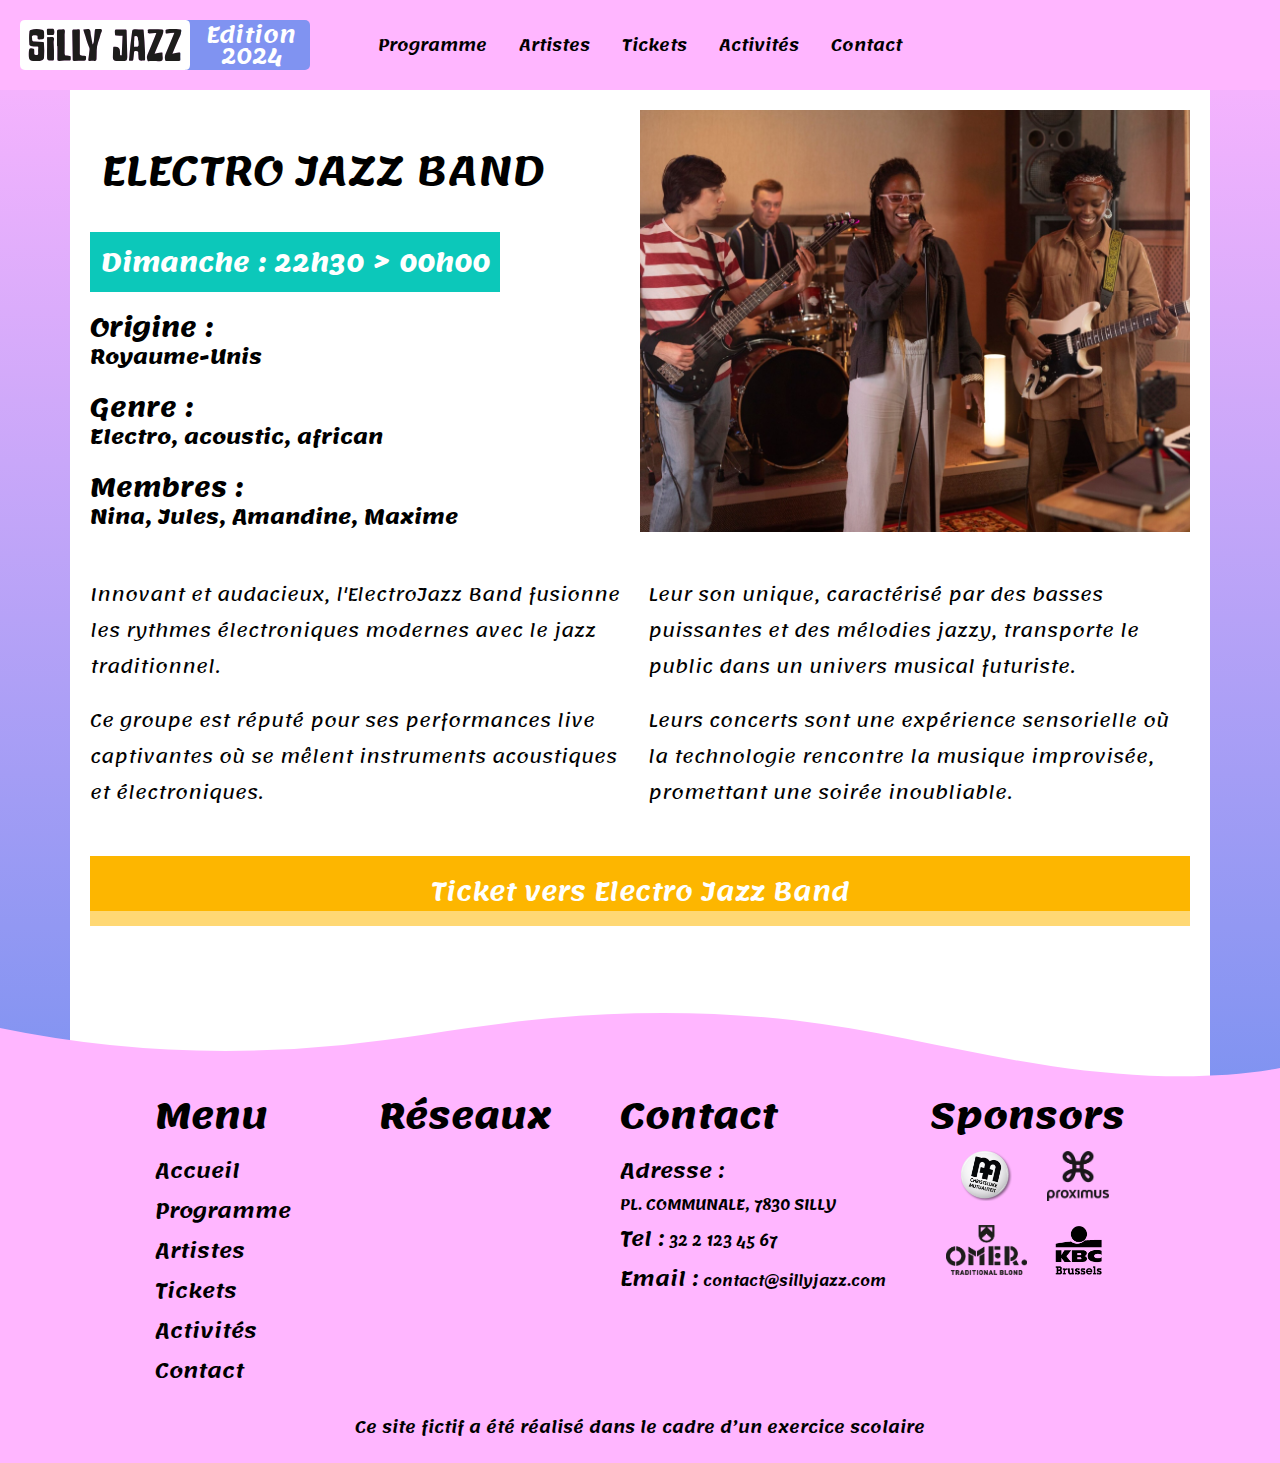
<file: festival2024/artistes_detail.html>
<!DOCTYPE html>
<html lang="fr">
<head>
    <meta charset="UTF-8">
    <meta name="viewport" content="width=device-width, initial-scale=1.0">
    <meta name="title" content="SillyJazz"> 
    <meta name="description" content="Rejoignez le Festival de Jazz Évasion 2024 à Silly pour trois jours de musique envoûtante, d'activités interactives et de gastronomie savoureuse dans un cadre accueillant et inclusif.">
    <link rel="stylesheet" href="style.css">
    <title>Détails artistes</title>
        <!-- lien font-awasome -->
        <link rel="stylesheet" href="https://cdnjs.cloudflare.com/ajax/libs/font-awesome/6.5.2/css/all.min.css" integrity="sha512-SnH5WK+bZxgPHs44uWIX+LLJAJ9/2PkPKZ5QiAj6Ta86w+fsb2TkcmfRyVX3pBnMFcV7oQPJkl9QevSCWr3W6A==" crossorigin="anonymous" referrerpolicy="no-referrer" />
        <link rel="manifest" href="manifest.json">
        <!-- icones windows -->
        <link rel="icon" type="image/png" href="images/icons/icon-16x16.png" sizes="16x16"> 
        <link rel="icon" type="image/png" href="images/icons/icon-32x32.png" sizes="32x32"> 
        <link rel="icon" type="image/png" href="images/icons/icon-96x96.png" sizes="96x96"> 
        <link rel="icon" type="image/png" href="images/icons/icon-128x128.png" sizes="128x128"> 
        <link rel="icon" type="image/png" href="images/icons/icon-192x192.png" sizes="192x192"> 
        <!-- icone racourcie safari -->
        <link rel="mask-icon" href="images/icons/icon-16x16.png" color="#ffffff">
        <!-- icones apple -->
        <link rel="apple-touch-icon" sizes="16x16" href="images/icons/icon-16x16.png"> 
        <link rel="apple-touch-icon" sizes="32x32" href="images/icons/icon-32x32.png">
        <link rel="apple-touch-icon" sizes="72x72" href="images/icons/icon-72x72.png"> 
        <link rel="apple-touch-icon" sizes="96x96" href="images/icons/icon-96x96.png">
        <link rel="apple-touch-icon" sizes="128x128" href="images/icons/icon-128x128.png"> 
        <link rel="apple-touch-icon" sizes="144x144" href="images/icons/icon-144x144.png">
        <link rel="apple-touch-icon" sizes="152x152" href="images/icons/icon-152x152.png"> 
        <meta name="application-name" content="sillyjazz">
        <!-- open-graph -->
        <meta property="og:title" content="SillyJazz festival">
        <meta property="og:type" content="website">
        <meta property="og:image" content="http://alexandre-boutry.be/images/logo.png">
        <meta property="og:image:width" content="1650">
        <meta property="og:image:height" content="484">
        <meta property="og:url" content="http://alexandre-boutry.be/"> 
        <meta property="og:description" content="Rejoignez le Festival de Jazz Évasion 2024 à Silly pour trois jours de musique envoûtante, d'activités interactives et de gastronomie savoureuse dans un cadre accueillant et inclusif.">
        <meta property="og:locale" content="fr_FR">
        <meta property="og:site_name" content="SillyJazz">
        <!-- open-graph fa-x-twitter -->
        <meta name="twitter:card" content="summary">
        <meta name="twitter:site" content="@sillyjazz">
        <meta name="twitter:title" content="SillyJazz">
        <meta name="twitter:description" content="Rejoignez le Festival de Jazz Évasion 2024 à Silly pour trois jours de musique envoûtante, d'activités interactives et de gastronomie savoureuse dans un cadre accueillant et inclusif.">
        <meta name="twitter:image" content="images/icons/icon-128x128_background.svg">
        <link rel="canonical" href="http://alexandre-boutry.be/">
</head>
<body>
    <header> 
        <button id="ouvrirnav" class="menu-btn">&#9776;</button>
        <!-- premier navbar (visible jusqu'à 1200px sauf logo) -->
        <nav class="navbar">
            <a href="index.html" id="logo">
                <div class="logo-container">
                    <img src="images/logo.svg" alt="Silly Jazz Logo" class="logo">
                    <span class="edition"><h2>Edition<br>2024</h2></span>
                </div>
            </a>
            <nav class="nav">
                <ul>
                    <li><a href="programme.html">Programme</a></li>
                    <li><a href="artistes.html">Artistes</a></li>
                    <li><a href="tickets.html">Tickets</a></li>
                    <li><a href="activite.html">Activités</a></li>
                    <li><a href="contact.html">Contact</a></li>
                </ul>
            </nav>
            <div class="social-media">
                <a href=""><i class="fa-brands fa-facebook"></i></a>
                <a href=""><i class="fa-brands fa-x-twitter"></i></a>
                <a href=""><i class="fa-brands fa-spotify"></i></a>
                <a href=""><i class="fa-brands fa-youtube"></i></a>
            </div>
        </nav>
        <!-- deuxième navbar (caché -100vh au dessus de l'écran) -->
        <nav id="slidingMenu" class="menu-hidden">
            <button id="fermernav" class="menu-btn">&times;</button>
            <a href="index.html" id="logo">
                <div class="logo-container">
                    <img src="images/logo.svg" alt="Silly Jazz Logo" class="logo">
                    <span class="edition"><h2>Edition<br>2024</h2></span>
                </div>
            </a>
            <nav class="nav">
                <ul>
                    <li><a href="programme.html">Programme</a></li>
                    <li><a href="artistes.html">Artistes</a></li>
                    <li><a href="tickets.html">Tickets</a></li>
                    <li><a href="activite.html">Activités</a></li>
                    <li><a href="contact.html">Contact</a></li>
                </ul>
            </nav>
            <div class="social-media">
                <a href=""><i class="fa-brands fa-facebook"></i></a>
                <a href=""><i class="fa-brands fa-x-twitter"></i></a>
                <a href=""><i class="fa-brands fa-spotify"></i></a>
                <a href=""><i class="fa-brands fa-youtube"></i></a>
            </div>
        </nav>
    </header>
    <div class="artiste_detail">
        <div class="container">
            <div class="card_gauche">
                <h1>Electro Jazz Band</h1>
                <div class="date">Dimanche : 22h30 > 00h00 </div>
                <div class="texte">    
                    <h2>Origine :</h2>
                    <p>Royaume-Unis</p>
                </div>
                <div class="texte">
                    <h2>Genre :</h2>
                    <p>Electro, acoustic, african</p>
                </div>
                <div class="texte">
                    <h2>Membres : </h2>
                    <p>Nina, Jules, Amandine, Maxime</p>
                </div>
                <div class="social-media">
                    <a href=""><i class="fa-brands fa-spotify"></i></a>
                    <a href=""><i class="fa-brands fa-x-twitter"></i></a>
                    <a href=""><i class="fa-brands fa-instagram"></i></a>
                    <a href=""><i class="fa-brands fa-youtube"></i></a>
                    <a href=""><i class="fa-brands fa-facebook"></i></a>
                </div>
            </div>
            <div class="card_droite"><img src="images/artistes/artiste_detail.png" alt="Electro Jazz Band"></div>
            <div class="card_texte">
                <p>Innovant et audacieux, l'ElectroJazz Band fusionne les rythmes électroniques modernes avec le jazz traditionnel.</p><br>
                <p>Ce groupe est réputé pour ses performances live captivantes où se mêlent instruments acoustiques et électroniques.</p>
                <p>Leur son unique, caractérisé par des basses puissantes et des mélodies jazzy, transporte le public dans un univers musical futuriste. </p><br>
                <p>Leurs concerts sont une expérience sensorielle où la technologie rencontre la musique improvisée, promettant une soirée inoubliable.</p>
            </div>
            <a href="tickets.html"><button class="bouton">Ticket vers Electro Jazz Band</button></a>
        </div>
    </div>   
    <footer>
        <div class="shape-divider-bottom3">
            <svg data-name="Layer 1" xmlns="http://www.w3.org/2000/svg" viewBox="0 0 1200 120" preserveAspectRatio="none">
                <path d="M985.66,92.83C906.67,72,823.78,31,743.84,14.19c-82.26-17.34-168.06-16.33-250.45.39-57.84,11.73-114,31.07-172,41.86A600.21,600.21,0,0,1,0,27.35V120H1200V95.8C1132.19,118.92,1055.71,111.31,985.66,92.83Z" class="shape-fill"></path>
            </svg>
        </div>
        <div class="footer">
            <div class="espace_footer"></div>
            <div class="menu">
                <h3>Menu</h3>
                <ul>
                    <li><a href="index.html">Accueil</a></li>
                    <li><a href="programme.html">Programme</a></li>
                    <li><a href="artistes.html">Artistes</a></li>
                    <li><a href="tickets.html">Tickets</a></li>
                    <li><a href="activite.html">Activités</a></li>
                    <li><a href="contact.html">Contact</a></li>
                </ul>
            </div>
            <div class="social">
                <h3>Réseaux</h3>
                <div class="social-media">
                    <a href=""><i class="fa-brands fa-facebook"></i></a>
                    <a href=""><i class="fa-brands fa-x-twitter"></i></a>
                    <a href=""><i class="fa-brands fa-spotify"></i></a>
                    <a href=""><i class="fa-brands fa-youtube"></i></a>
                </div>
            </div>
            <div class="contact">
                <h3>Contact</h3>
                <p><span>Adresse :</span><br>PL. COMMUNALE, 7830 SILLY</p>
                <p><span>Tel :</span> 32 2 123 45 67</p>
                <p><span>Email :</span> contact@sillyjazz.com</p>
            </div>
            <div class="sponsor">
                <h3>Sponsors</h3>
                <div class="sponsors">
                    <a href="https://www.kbcbrussels.be/particuliers/fr.html?zone=topnav"><img src="images/partenaires/mutualite.png" alt="partenaire Mutualité chétienne"></a>
                    <a href="https://www.proximus.be/fr"><img src="images/partenaires/proximus.png" alt="partenaire Proximus"></a>
                    <a href="https://www.omervanderghinste.be/fr"><img src="images/partenaires/omer.png" alt="partenaire OMER Bière traditionnelle"></a>
                    <a href="https://www.cm.be/nl/welkom-bij-cm"><img src="images/partenaires/kbc.png" alt="partenaire KBC Bruxelles"></a>                 
                </div>
            </div>
            <div class="espace_footer"></div>
            <div class="footer-note">
                <p>Ce site fictif a été réalisé dans le cadre d’un exercice scolaire</p>
            </div>
        </div>
    </footer>
</body>
</html>

<script>
    document.addEventListener("DOMContentLoaded", function() {
const ouvrirnav = document.getElementById("ouvrirnav");
const fermernav = document.getElementById("fermernav");
const slidingMenu = document.getElementById("slidingMenu");

ouvrirnav.addEventListener("click", function() {
    slidingMenu.classList.add("menu-visible");
    slidingMenu.classList.remove("menu-hidden");
});

fermernav.addEventListener("click", function() {
    slidingMenu.classList.remove("menu-visible");
    slidingMenu.classList.add("menu-hidden");
    });
});
</script>
</file>
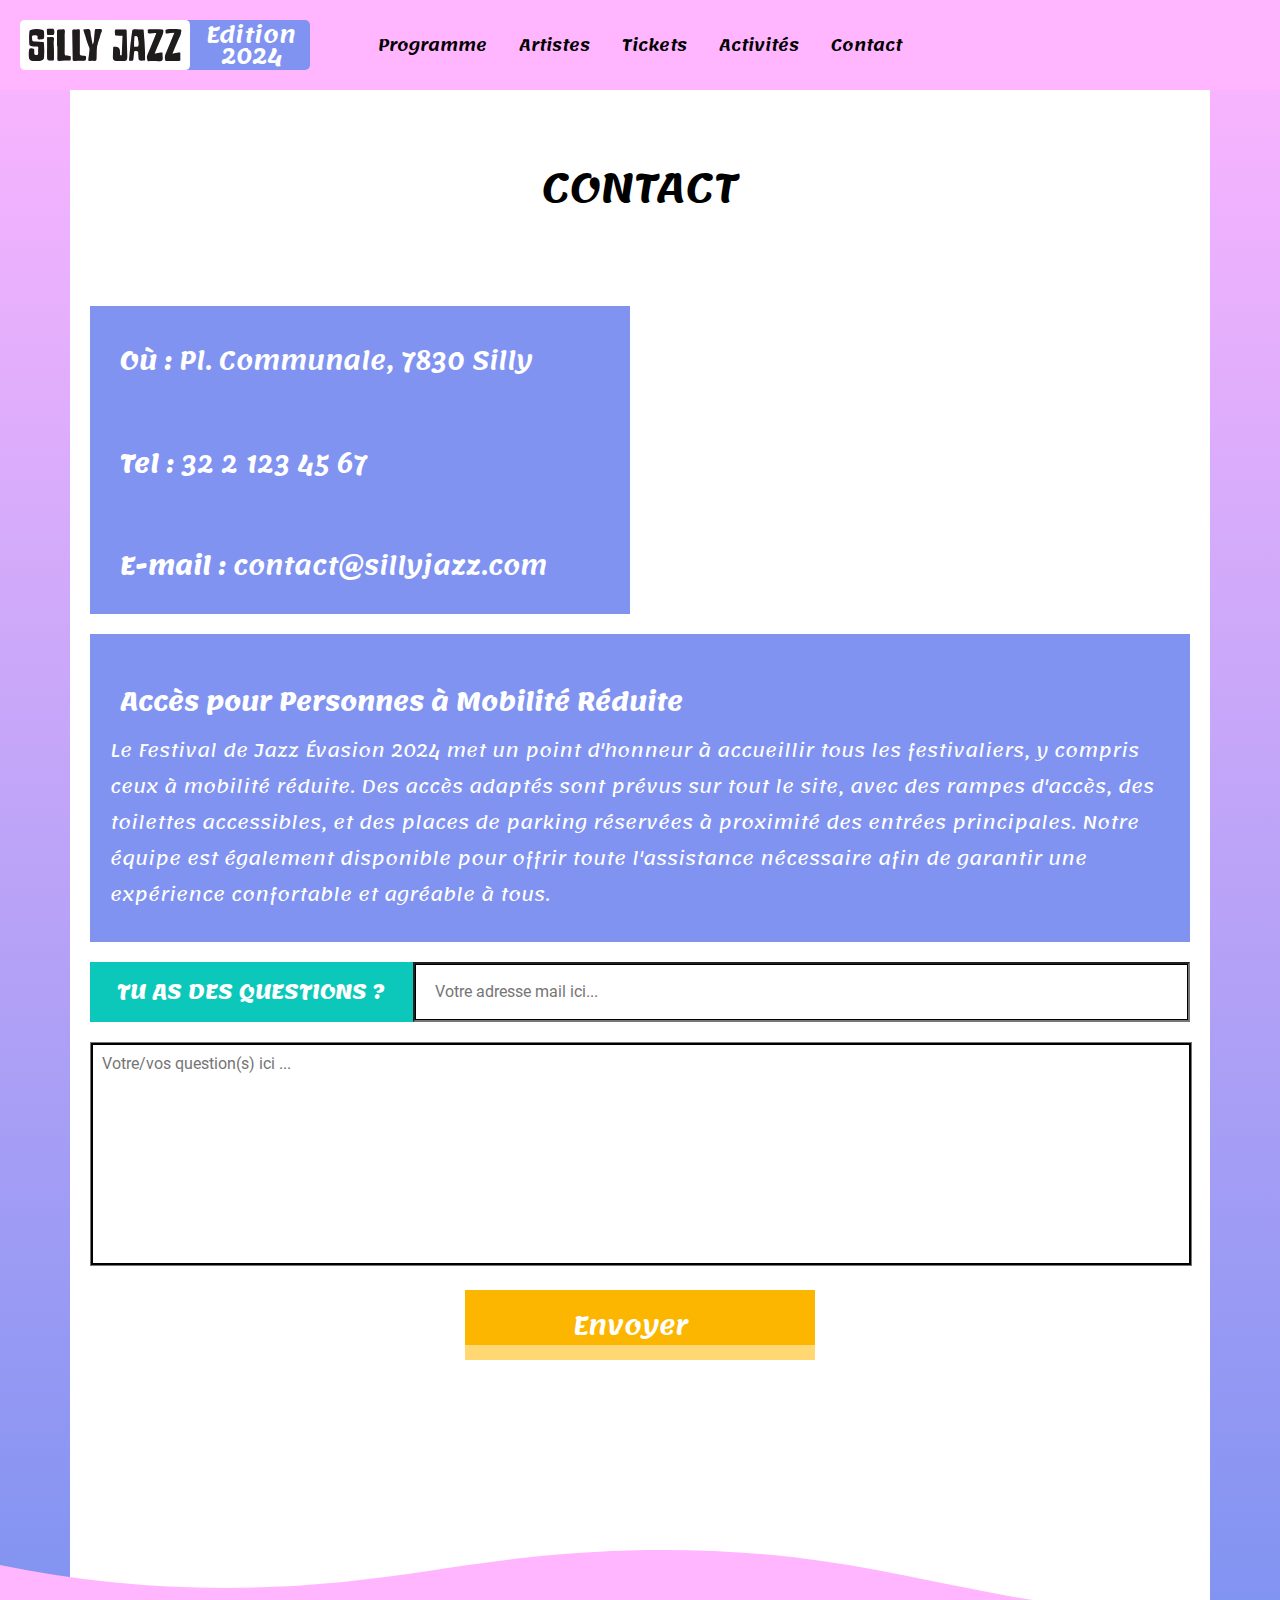
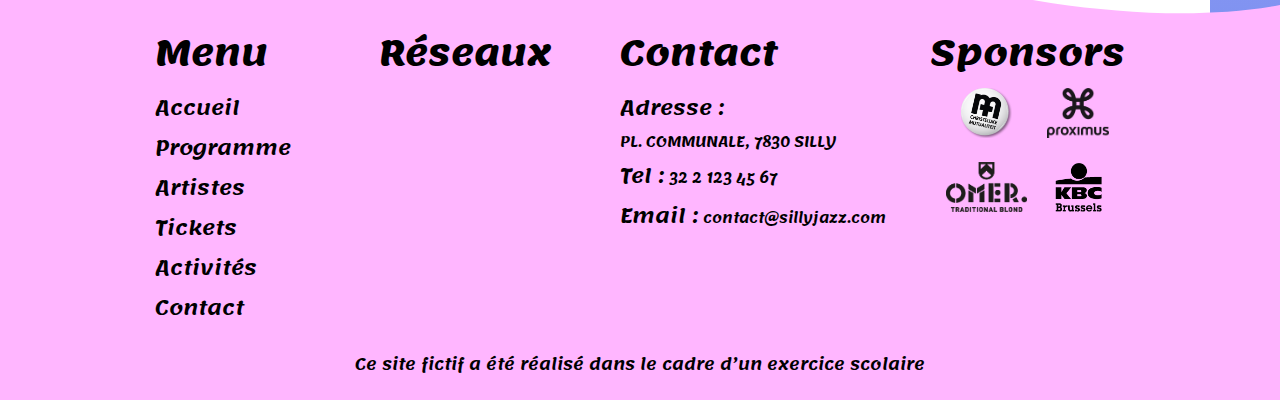
<file: festival2024/contact.html>
<!DOCTYPE html>
<html lang="fr">
<head>
    <meta charset="UTF-8">
    <meta name="viewport" content="width=device-width, initial-scale=1.0">
    <meta name="title" content="SillyJazz"> 
    <meta name="description" content="Rejoignez le Festival de Jazz Évasion 2024 à Silly pour trois jours de musique envoûtante, d'activités interactives et de gastronomie savoureuse dans un cadre accueillant et inclusif.">
    <link rel="stylesheet" href="style.css">
    <title>Contact</title>
     <!-- lien font-awasome -->
     <link rel="stylesheet" href="https://cdnjs.cloudflare.com/ajax/libs/font-awesome/6.5.2/css/all.min.css" integrity="sha512-SnH5WK+bZxgPHs44uWIX+LLJAJ9/2PkPKZ5QiAj6Ta86w+fsb2TkcmfRyVX3pBnMFcV7oQPJkl9QevSCWr3W6A==" crossorigin="anonymous" referrerpolicy="no-referrer" />
     <link rel="manifest" href="manifest.json">
     <!-- icones windows -->
     <link rel="icon" type="image/png" href="images/icons/icon-16x16.png" sizes="16x16"> 
     <link rel="icon" type="image/png" href="images/icons/icon-32x32.png" sizes="32x32"> 
     <link rel="icon" type="image/png" href="images/icons/icon-96x96.png" sizes="96x96"> 
     <link rel="icon" type="image/png" href="images/icons/icon-128x128.png" sizes="128x128"> 
     <link rel="icon" type="image/png" href="images/icons/icon-192x192.png" sizes="192x192"> 
     <!-- icone racourcie safari -->
     <link rel="mask-icon" href="images/icons/icon-16x16.png" color="#ffffff">
     <!-- icones apple -->
     <link rel="apple-touch-icon" sizes="16x16" href="images/icons/icon-16x16.png"> 
     <link rel="apple-touch-icon" sizes="32x32" href="images/icons/icon-32x32.png">
     <link rel="apple-touch-icon" sizes="72x72" href="images/icons/icon-72x72.png"> 
     <link rel="apple-touch-icon" sizes="96x96" href="images/icons/icon-96x96.png">
     <link rel="apple-touch-icon" sizes="128x128" href="images/icons/icon-128x128.png"> 
     <link rel="apple-touch-icon" sizes="144x144" href="images/icons/icon-144x144.png">
     <link rel="apple-touch-icon" sizes="152x152" href="images/icons/icon-152x152.png"> 
     <meta name="application-name" content="sillyjazz">
     <!-- open-graph -->
     <meta property="og:title" content="SillyJazz festival">
     <meta property="og:type" content="website">
     <meta property="og:image" content="http://alexandre-boutry.be/images/logo.png">
     <meta property="og:image:width" content="1650">
     <meta property="og:image:height" content="484">
     <meta property="og:url" content="http://alexandre-boutry.be/"> 
     <meta property="og:description" content="Rejoignez le Festival de Jazz Évasion 2024 à Silly pour trois jours de musique envoûtante, d'activités interactives et de gastronomie savoureuse dans un cadre accueillant et inclusif.">
     <meta property="og:locale" content="fr_FR">
     <meta property="og:site_name" content="SillyJazz">
     <!-- open-graph fa-x-twitter -->
     <meta name="twitter:card" content="summary">
     <meta name="twitter:site" content="@sillyjazz">
     <meta name="twitter:title" content="SillyJazz">
     <meta name="twitter:description" content="Rejoignez le Festival de Jazz Évasion 2024 à Silly pour trois jours de musique envoûtante, d'activités interactives et de gastronomie savoureuse dans un cadre accueillant et inclusif.">
     <meta name="twitter:image" content="images/icons/icon-128x128_background.svg">
     <link rel="canonical" href="http://alexandre-boutry.be/">
</head>
<body>
    <header> 
        <button id="ouvrirnav" class="menu-btn">&#9776;</button>
        <!-- premier navbar (visible jusqu'à 1200px sauf logo) -->
        <nav class="navbar">
            <a href="index.html" id="logo">
                <div class="logo-container">
                    <img src="images/logo.svg" alt="Silly Jazz Logo" class="logo">
                    <span class="edition"><h2>Edition<br>2024</h2></span>
                </div>
            </a>
            <nav class="nav">
                <ul>
                    <li><a href="programme.html">Programme</a></li>
                    <li><a href="artistes.html">Artistes</a></li>
                    <li><a href="tickets.html">Tickets</a></li>
                    <li><a href="activite.html">Activités</a></li>
                    <li><a href="contact.html">Contact</a></li>
                </ul>
            </nav>
            <div class="social-media">
                <a href=""><i class="fa-brands fa-facebook"></i></a>
                <a href=""><i class="fa-brands fa-x-twitter"></i></a>
                <a href=""><i class="fa-brands fa-spotify"></i></a>
                <a href=""><i class="fa-brands fa-youtube"></i></a>
            </div>
        </nav>
        <!-- deuxième navbar (caché -100vh au dessus de l'écran) -->
        <nav id="slidingMenu" class="menu-hidden">
            <button id="fermernav" class="menu-btn">&times;</button>
            <a href="index.html" id="logo">
                <div class="logo-container">
                    <img src="images/logo.svg" alt="Silly Jazz Logo" class="logo">
                    <span class="edition"><h2>Edition<br>2024</h2></span>
                </div>
            </a>
            <nav class="nav">
                <ul>
                    <li><a href="programme.html">Programme</a></li>
                    <li><a href="artistes.html">Artistes</a></li>
                    <li><a href="tickets.html">Tickets</a></li>
                    <li><a href="activite.html">Activités</a></li>
                    <li><a href="contact.html">Contact</a></li>
                </ul>
            </nav>
            <div class="social-media">
                <a href=""><i class="fa-brands fa-facebook"></i></a>
                <a href=""><i class="fa-brands fa-x-twitter"></i></a>
                <a href=""><i class="fa-brands fa-spotify"></i></a>
                <a href=""><i class="fa-brands fa-youtube"></i></a>
            </div>
        </nav>
    </header>
    <div class="contacts">
        <h1>Contact</h1>
        <div class="contact_container">
                <div class="info1">
                    <p><i class="fa-solid fa-location-dot"></i><span> Où :</span> Pl. Communale, 7830 Silly</p>
                    <p><i class="fa-solid fa-phone"></i><span> Tel :</span> 32 2 123 45 67</p>
                    <p><i class="fa-solid fa-envelope-open-text"></i><span> E-mail :</span> contact@sillyjazz.com</p>
                </div>
                <div class="carte"><iframe src="https://www.google.com/maps/embed?pb=!1m18!1m12!1m3!1d632.4653521162327!2d3.9231537185739507!3d50.648264999999995!2m3!1f0!2f0!3f0!3m2!1i1024!2i768!4f13.1!3m3!1m2!1s0x47c3acfbb78c89ed%3A0x84e15e29b08196ff!2sPl.%20Communale%2018%2C%207830%20Silly!5e0!3m2!1sfr!2sbe!4v1717921537182!5m2!1sfr!2sbe"  style="border:0;" allowfullscreen="" loading="lazy" referrerpolicy="no-referrer-when-downgrade"></iframe></div>
            
            <div class="info2">
                <p><i class="fa-solid fa-wheelchair-move"></i><span> Accès pour Personnes à Mobilité Réduite</span></p>
                <p>Le Festival de Jazz Évasion 2024 met un point d'honneur à accueillir tous les festivaliers, y compris ceux à mobilité réduite. Des accès adaptés sont prévus sur tout le site, avec des rampes d'accès, des toilettes accessibles, et des places de parking réservées à proximité des entrées principales. Notre équipe est également disponible pour offrir toute l'assistance nécessaire afin de garantir
                    une expérience confortable et agréable à tous.</p>
            </div>
            <div class="questions">
                <form class="question-form">
                    <div class="header">
                        <label for="email"><p>TU AS DES QUESTIONS ?</p></label>
                        <input type="email" id="email" name="email" placeholder="Votre adresse mail ici...">
                    </div>
                    <div class="question-section">
                        <textarea id="questions" name="questions" placeholder="Votre/vos question(s) ici ..."></textarea>
                    </div>
                </form>    
            </div>
            <div class="bouton">
                <a href=""><button class="bouton">Envoyer<i class="fa-solid fa-play"></i></button></a>
            </div>
        </div>
    </div>
    <footer>
        <div class="shape-divider-bottom3">
            <svg data-name="Layer 1" xmlns="http://www.w3.org/2000/svg" viewBox="0 0 1200 120" preserveAspectRatio="none">
                <path d="M985.66,92.83C906.67,72,823.78,31,743.84,14.19c-82.26-17.34-168.06-16.33-250.45.39-57.84,11.73-114,31.07-172,41.86A600.21,600.21,0,0,1,0,27.35V120H1200V95.8C1132.19,118.92,1055.71,111.31,985.66,92.83Z" class="shape-fill"></path>
            </svg>
        </div>
        <div class="footer">
            <div class="espace_footer"></div>
            <div class="menu">
                <h3>Menu</h3>
                <ul>
                    <li><a href="index.html">Accueil</a></li>
                    <li><a href="programme.html">Programme</a></li>
                    <li><a href="artistes.html">Artistes</a></li>
                    <li><a href="tickets.html">Tickets</a></li>
                    <li><a href="activite.html">Activités</a></li>
                    <li><a href="contact.html">Contact</a></li>
                </ul>
            </div>
            <div class="social">
                <h3>Réseaux</h3>
                <div class="social-media">
                    <a href=""><i class="fa-brands fa-facebook"></i></a>
                    <a href=""><i class="fa-brands fa-x-twitter"></i></a>
                    <a href=""><i class="fa-brands fa-spotify"></i></a>
                    <a href=""><i class="fa-brands fa-youtube"></i></a>
                </div>
            </div>
            <div class="contact">
                <h3>Contact</h3>
                <p><span>Adresse :</span><br>PL. COMMUNALE, 7830 SILLY</p>
                <p><span>Tel :</span> 32 2 123 45 67</p>
                <p><span>Email :</span> contact@sillyjazz.com</p>
            </div>
            <div class="sponsor">
                <h3>Sponsors</h3>
                <div class="sponsors">
                    <a href="https://www.kbcbrussels.be/particuliers/fr.html?zone=topnav"><img src="images/partenaires/mutualite.png" alt="partenaire Mutualité chétienne"></a>
                    <a href="https://www.proximus.be/fr"><img src="images/partenaires/proximus.png" alt="partenaire Proximus"></a>
                    <a href="https://www.omervanderghinste.be/fr"><img src="images/partenaires/omer.png" alt="partenaire OMER Bière traditionnelle"></a>
                    <a href="https://www.cm.be/nl/welkom-bij-cm"><img src="images/partenaires/kbc.png" alt="partenaire KBC Bruxelles"></a>                 
                </div>
            </div>
            <div class="espace_footer"></div>
            <div class="footer-note">
                <p>Ce site fictif a été réalisé dans le cadre d’un exercice scolaire</p>
            </div>
        </div>
    </footer>
</body>
</html>

<script>
    document.addEventListener("DOMContentLoaded", function() {
const ouvrirnav = document.getElementById("ouvrirnav");
const fermernav = document.getElementById("fermernav");
const slidingMenu = document.getElementById("slidingMenu");

ouvrirnav.addEventListener("click", function() {
    slidingMenu.classList.add("menu-visible");
    slidingMenu.classList.remove("menu-hidden");
});

fermernav.addEventListener("click", function() {
    slidingMenu.classList.remove("menu-visible");
    slidingMenu.classList.add("menu-hidden");
    });
});
</script>
</file>
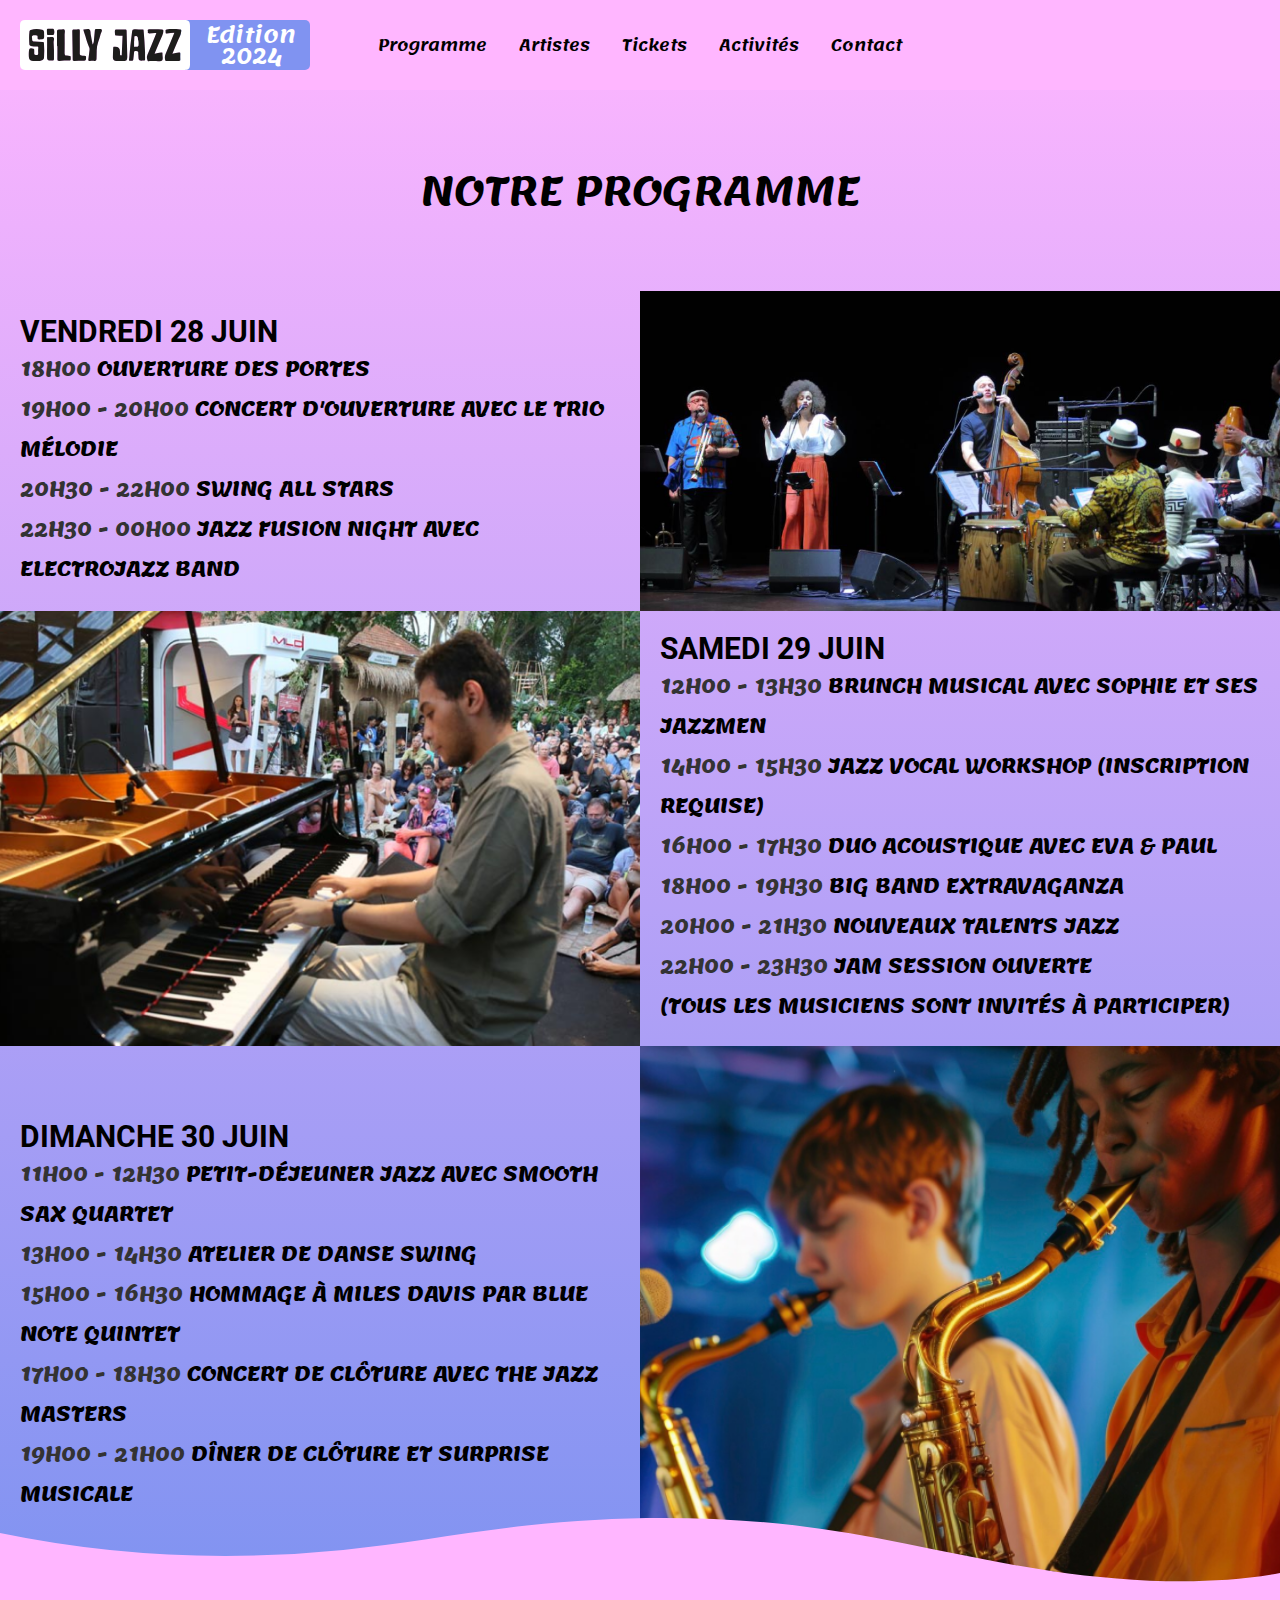
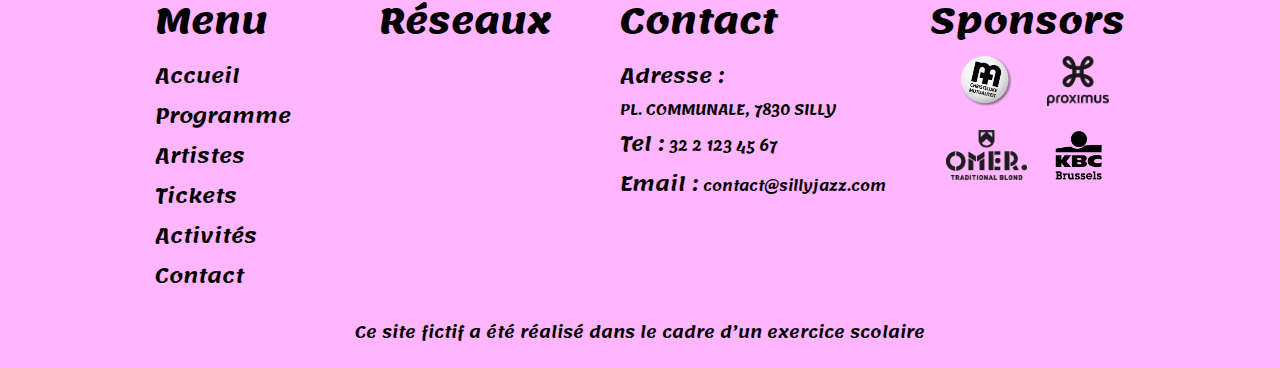
<file: festival2024/programme.html>
<!DOCTYPE html>
<html lang="fr">
<head>
    <meta charset="UTF-8">
    <meta name="viewport" content="width=device-width, initial-scale=1.0">
    <meta name="title" content="SillyJazz"> 
    <meta name="description" content="Rejoignez le Festival de Jazz Évasion 2024 à Silly pour trois jours de musique envoûtante, d'activités interactives et de gastronomie savoureuse dans un cadre accueillant et inclusif.">
    <link rel="stylesheet" href="style.css">
    <title>Programme</title>
     <!-- lien font-awasome -->
     <link rel="stylesheet" href="https://cdnjs.cloudflare.com/ajax/libs/font-awesome/6.5.2/css/all.min.css" integrity="sha512-SnH5WK+bZxgPHs44uWIX+LLJAJ9/2PkPKZ5QiAj6Ta86w+fsb2TkcmfRyVX3pBnMFcV7oQPJkl9QevSCWr3W6A==" crossorigin="anonymous" referrerpolicy="no-referrer" />
     <link rel="manifest" href="manifest.json">
     <!-- icones windows -->
     <link rel="icon" type="image/png" href="images/icons/icon-16x16.png" sizes="16x16"> 
     <link rel="icon" type="image/png" href="images/icons/icon-32x32.png" sizes="32x32"> 
     <link rel="icon" type="image/png" href="images/icons/icon-96x96.png" sizes="96x96"> 
     <link rel="icon" type="image/png" href="images/icons/icon-128x128.png" sizes="128x128"> 
     <link rel="icon" type="image/png" href="images/icons/icon-192x192.png" sizes="192x192"> 
     <!-- icone racourcie safari -->
     <link rel="mask-icon" href="images/icons/icon-16x16.png" color="#ffffff">
     <!-- icones apple -->
     <link rel="apple-touch-icon" sizes="16x16" href="images/icons/icon-16x16.png"> 
     <link rel="apple-touch-icon" sizes="32x32" href="images/icons/icon-32x32.png">
     <link rel="apple-touch-icon" sizes="72x72" href="images/icons/icon-72x72.png"> 
     <link rel="apple-touch-icon" sizes="96x96" href="images/icons/icon-96x96.png">
     <link rel="apple-touch-icon" sizes="128x128" href="images/icons/icon-128x128.png"> 
     <link rel="apple-touch-icon" sizes="144x144" href="images/icons/icon-144x144.png">
     <link rel="apple-touch-icon" sizes="152x152" href="images/icons/icon-152x152.png"> 
     <meta name="application-name" content="sillyjazz">
     <!-- open-graph -->
     <meta property="og:title" content="SillyJazz festival">
     <meta property="og:type" content="website">
     <meta property="og:image" content="http://alexandre-boutry.be/images/logo.png">
     <meta property="og:image:width" content="1650">
     <meta property="og:image:height" content="484">
     <meta property="og:url" content="http://alexandre-boutry.be/"> 
     <meta property="og:description" content="Rejoignez le Festival de Jazz Évasion 2024 à Silly pour trois jours de musique envoûtante, d'activités interactives et de gastronomie savoureuse dans un cadre accueillant et inclusif.">
     <meta property="og:locale" content="fr_FR">
     <meta property="og:site_name" content="SillyJazz">
     <!-- open-graph fa-x-twitter -->
     <meta name="twitter:card" content="summary">
     <meta name="twitter:site" content="@sillyjazz">
     <meta name="twitter:title" content="SillyJazz">
     <meta name="twitter:description" content="Rejoignez le Festival de Jazz Évasion 2024 à Silly pour trois jours de musique envoûtante, d'activités interactives et de gastronomie savoureuse dans un cadre accueillant et inclusif.">
     <meta name="twitter:image" content="images/icons/icon-128x128_background.svg">
     <link rel="canonical" href="http://alexandre-boutry.be/">
</head>
<body>
    <header> 
        <button id="ouvrirnav" class="menu-btn">&#9776;</button>
        <!-- premier navbar (visible jusqu'à 1200px sauf logo) -->
        <nav class="navbar">
            <a href="index.html" id="logo">
                <div class="logo-container">
                    <img src="images/logo.svg" alt="Silly Jazz Logo" class="logo">
                    <span class="edition"><h2>Edition<br>2024</h2></span>
                </div>
            </a>
            <nav class="nav">
                <ul>
                    <li><a href="programme.html">Programme</a></li>
                    <li><a href="artistes.html">Artistes</a></li>
                    <li><a href="tickets.html">Tickets</a></li>
                    <li><a href="activite.html">Activités</a></li>
                    <li><a href="contact.html">Contact</a></li>
                </ul>
            </nav>
            <div class="social-media">
                <a href=""><i class="fa-brands fa-facebook"></i></a>
                <a href=""><i class="fa-brands fa-x-twitter"></i></a>
                <a href=""><i class="fa-brands fa-spotify"></i></a>
                <a href=""><i class="fa-brands fa-youtube"></i></a>
            </div>
        </nav>
        <!-- deuxième navbar (caché -100vh au dessus de l'écran) -->
        <nav id="slidingMenu" class="menu-hidden">
            <button id="fermernav" class="menu-btn">&times;</button>
            <a href="index.html" id="logo">
                <div class="logo-container">
                    <img src="images/logo.svg" alt="Silly Jazz Logo" class="logo">
                    <span class="edition"><h2>Edition<br>2024</h2></span>
                </div>
            </a>
            <nav class="nav">
                <ul>
                    <li><a href="programme.html">Programme</a></li>
                    <li><a href="artistes.html">Artistes</a></li>
                    <li><a href="tickets.html">Tickets</a></li>
                    <li><a href="activite.html">Activités</a></li>
                    <li><a href="contact.html">Contact</a></li>
                </ul>
            </nav>
            <div class="social-media">
                <a href=""><i class="fa-brands fa-facebook"></i></a>
                <a href=""><i class="fa-brands fa-x-twitter"></i></a>
                <a href=""><i class="fa-brands fa-spotify"></i></a>
                <a href=""><i class="fa-brands fa-youtube"></i></a>
            </div>
        </nav>
    </header>
    <h1>Notre programme</h1>
    <main class="programme">
        <div class="card">
            <div class="texte">
                <h2>Vendredi 28 juin</h2>
                <p><a href="activite.html"><span>18h00</span> Ouverture des portes</a></p>
                <p><a href="artistes_detail.html"><span>19h00 - 20h00</span> Concert d'ouverture avec le Trio Mélodie</a></p>
                <p><a href="artistes_detail.html"><span>20h30 - 22h00</span> Swing All Stars</a></p>
                <p><a href="artistes_detail.html"><span>22h30 - 00h00</span> Jazz Fusion Night avec Electrojazz Band</a></p>
            </div>
        </div>
        <div class="cardimg"><img src="images/programme1.png" alt="programme vendredi 28 juin"></div>
        <div class="cardimg"><img src="images/programme2.png" alt="programme samedi 29 juin"></div>
        <div class="card">
            <div class="texte">
                <h2>Samedi 29 juin</h2>
                <p><a href="artistes_detail.html"><span>12h00 - 13h30</span> Brunch musical avec Sophie et ses Jazzmen</a></p>
                <p><a href="artistes_detail.html"><span>14h00 - 15h30</span> Jazz Vocal Workshop (inscription requise)</a></p>
                <p><a href="artistes_detail.html"><span>16h00 - 17h30</span> Duo acoustique avec Eva & Paul</a></p>
                <p><a href="artistes_detail.html"><span>18h00 - 19h30</span> Big Band Extravaganza</a></p>
                <p><a href="artistes_detail.html"><span>20h00 - 21h30</span> Nouveaux Talents Jazz</a></p>
                <p><a href="activite.html"><span>22h00 - 23h30</span> Jam Session Ouverte <br>(Tous les musiciens sont invités à participer)</a></p>
            </div>
        </div>
        <div class="card">
            <div class="texte">
                <h2>Dimanche 30 juin</h2>
                <p><a href="artistes_detail.html"><span>11h00 - 12h30</span> Petit-déjeuner Jazz avec Smooth Sax Quartet</a></p>
                <p><a href="activite.html"><span>13h00 - 14h30</span> Atelier de danse swing</a></p>
                <p><a href="artistes_detail.html"><span>15h00 - 16h30</span> Hommage à Miles Davis par Blue Note Quintet</a></p>
                <p><a href="artistes_detail.html"><span>17h00 - 18h30</span> Concert de clôture avec The Jazz Masters</a></p>
                <p><a href="activite.html"><span>19h00 - 21h00</span> Dîner de clôture et surprise musicale</a></p>
            </div>
        </div>
        <div class="cardimg"><img src="images/programme3.png" alt="programme dimanche 30 juin"></div>
    </main>  
    <footer>
        <div class="shape-divider-bottom3">
            <svg data-name="Layer 1" xmlns="http://www.w3.org/2000/svg" viewBox="0 0 1200 120" preserveAspectRatio="none">
                <path d="M985.66,92.83C906.67,72,823.78,31,743.84,14.19c-82.26-17.34-168.06-16.33-250.45.39-57.84,11.73-114,31.07-172,41.86A600.21,600.21,0,0,1,0,27.35V120H1200V95.8C1132.19,118.92,1055.71,111.31,985.66,92.83Z" class="shape-fill"></path>
            </svg>
        </div>
        <div class="footer">
            <div class="espace_footer"></div>
            <div class="menu">
                <h3>Menu</h3>
                <ul>
                    <li><a href="index.html">Accueil</a></li>
                    <li><a href="programme.html">Programme</a></li>
                    <li><a href="artistes.html">Artistes</a></li>
                    <li><a href="tickets.html">Tickets</a></li>
                    <li><a href="activite.html">Activités</a></li>
                    <li><a href="contact.html">Contact</a></li>
                </ul>
            </div>
            <div class="social">
                <h3>Réseaux</h3>
                <div class="social-media">
                    <a href=""><i class="fa-brands fa-facebook"></i></a>
                    <a href=""><i class="fa-brands fa-x-twitter"></i></a>
                    <a href=""><i class="fa-brands fa-spotify"></i></a>
                    <a href=""><i class="fa-brands fa-youtube"></i></a>
                </div>
            </div>
            <div class="contact">
                <h3>Contact</h3>
                <p><span>Adresse :</span><br>PL. COMMUNALE, 7830 SILLY</p>
                <p><span>Tel :</span> 32 2 123 45 67</p>
                <p><span>Email :</span> contact@sillyjazz.com</p>
            </div>
            <div class="sponsor">
                <h3>Sponsors</h3>
                <div class="sponsors">
                    <a href="https://www.kbcbrussels.be/particuliers/fr.html?zone=topnav"><img src="images/partenaires/mutualite.png" alt="partenaire Mutualité chétienne"></a>
                    <a href="https://www.proximus.be/fr"><img src="images/partenaires/proximus.png" alt="partenaire Proximus"></a>
                    <a href="https://www.omervanderghinste.be/fr"><img src="images/partenaires/omer.png" alt="partenaire OMER Bière traditionnelle"></a>
                    <a href="https://www.cm.be/nl/welkom-bij-cm"><img src="images/partenaires/kbc.png" alt="partenaire KBC Bruxelles"></a>                 
                </div>
            </div>
            <div class="espace_footer"></div>
            <div class="footer-note">
                <p>Ce site fictif a été réalisé dans le cadre d’un exercice scolaire</p>
            </div>
        </div>
    </footer>
</body>
</html>

<script>
    document.addEventListener("DOMContentLoaded", function() {
const ouvrirnav = document.getElementById("ouvrirnav");
const fermernav = document.getElementById("fermernav");
const slidingMenu = document.getElementById("slidingMenu");

ouvrirnav.addEventListener("click", function() {
    slidingMenu.classList.add("menu-visible");
    slidingMenu.classList.remove("menu-hidden");
});

fermernav.addEventListener("click", function() {
    slidingMenu.classList.remove("menu-visible");
    slidingMenu.classList.add("menu-hidden");
    });
});
</script>
</file>
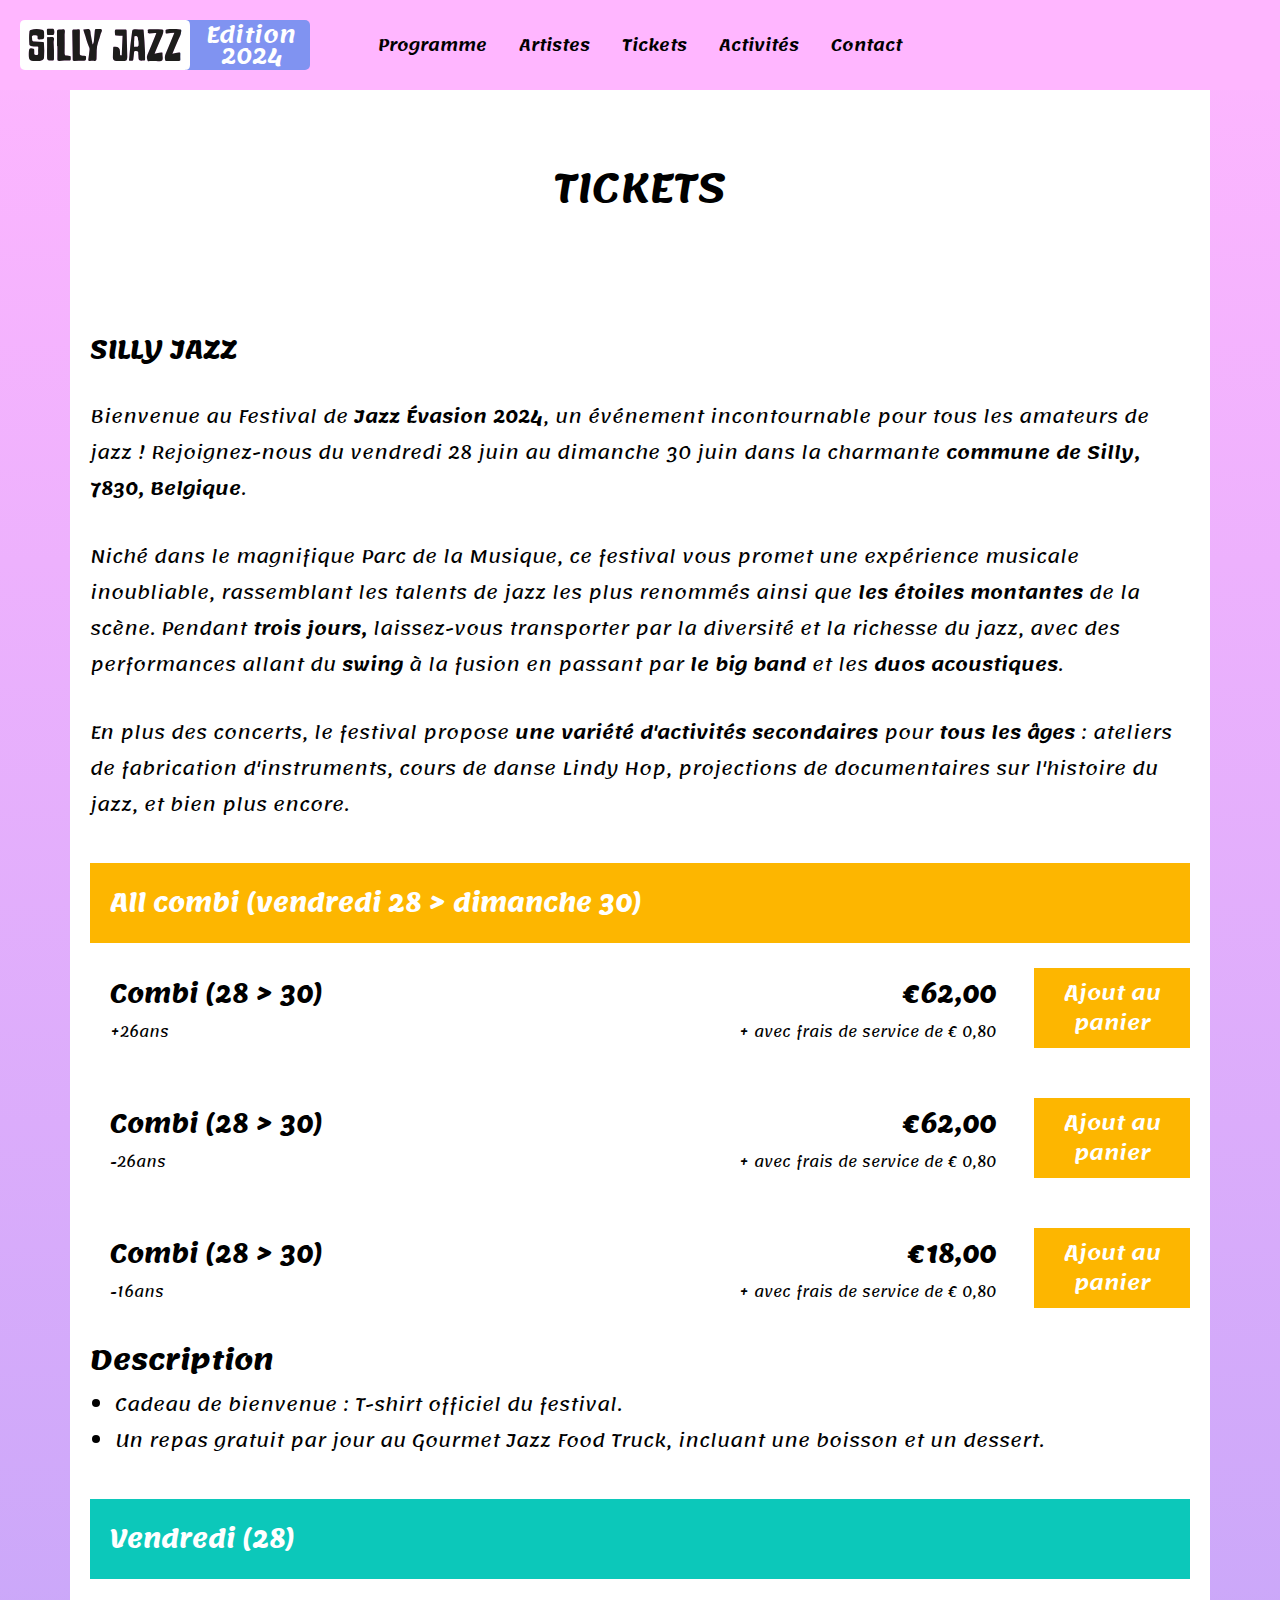
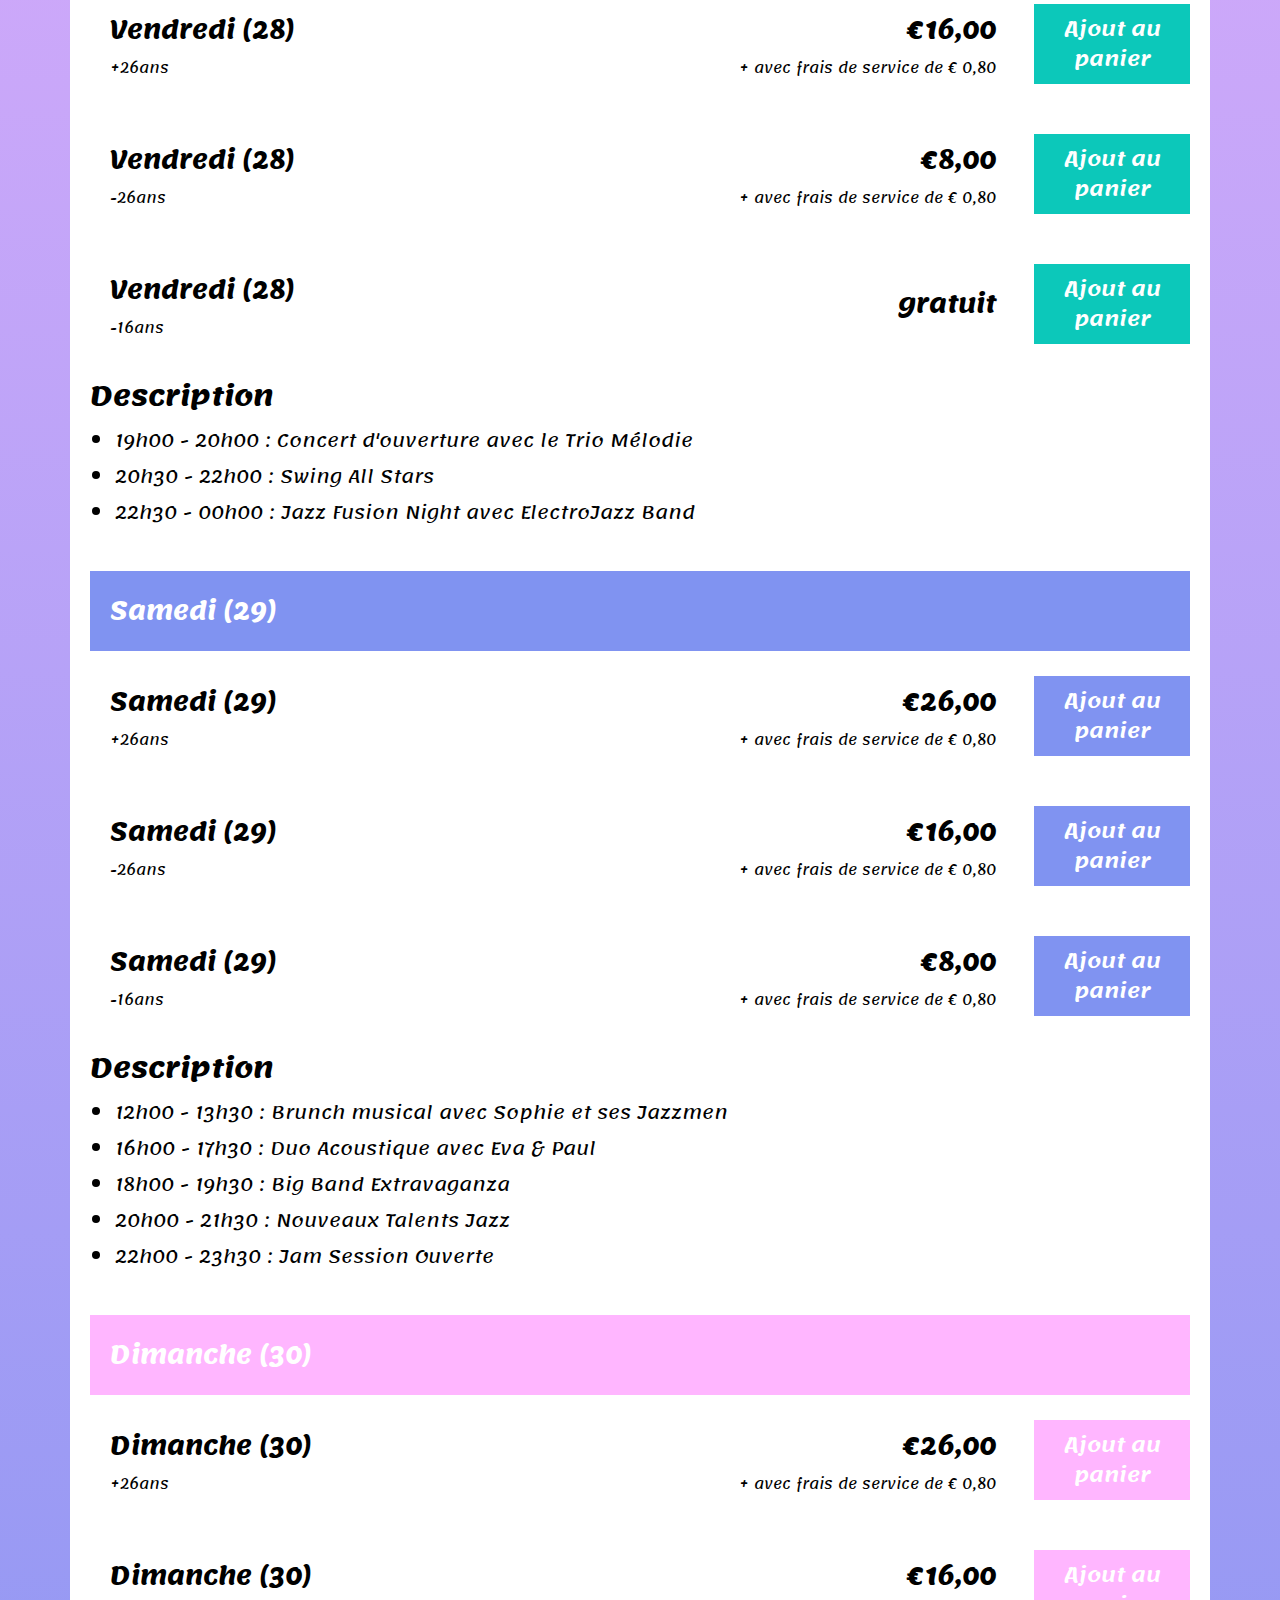
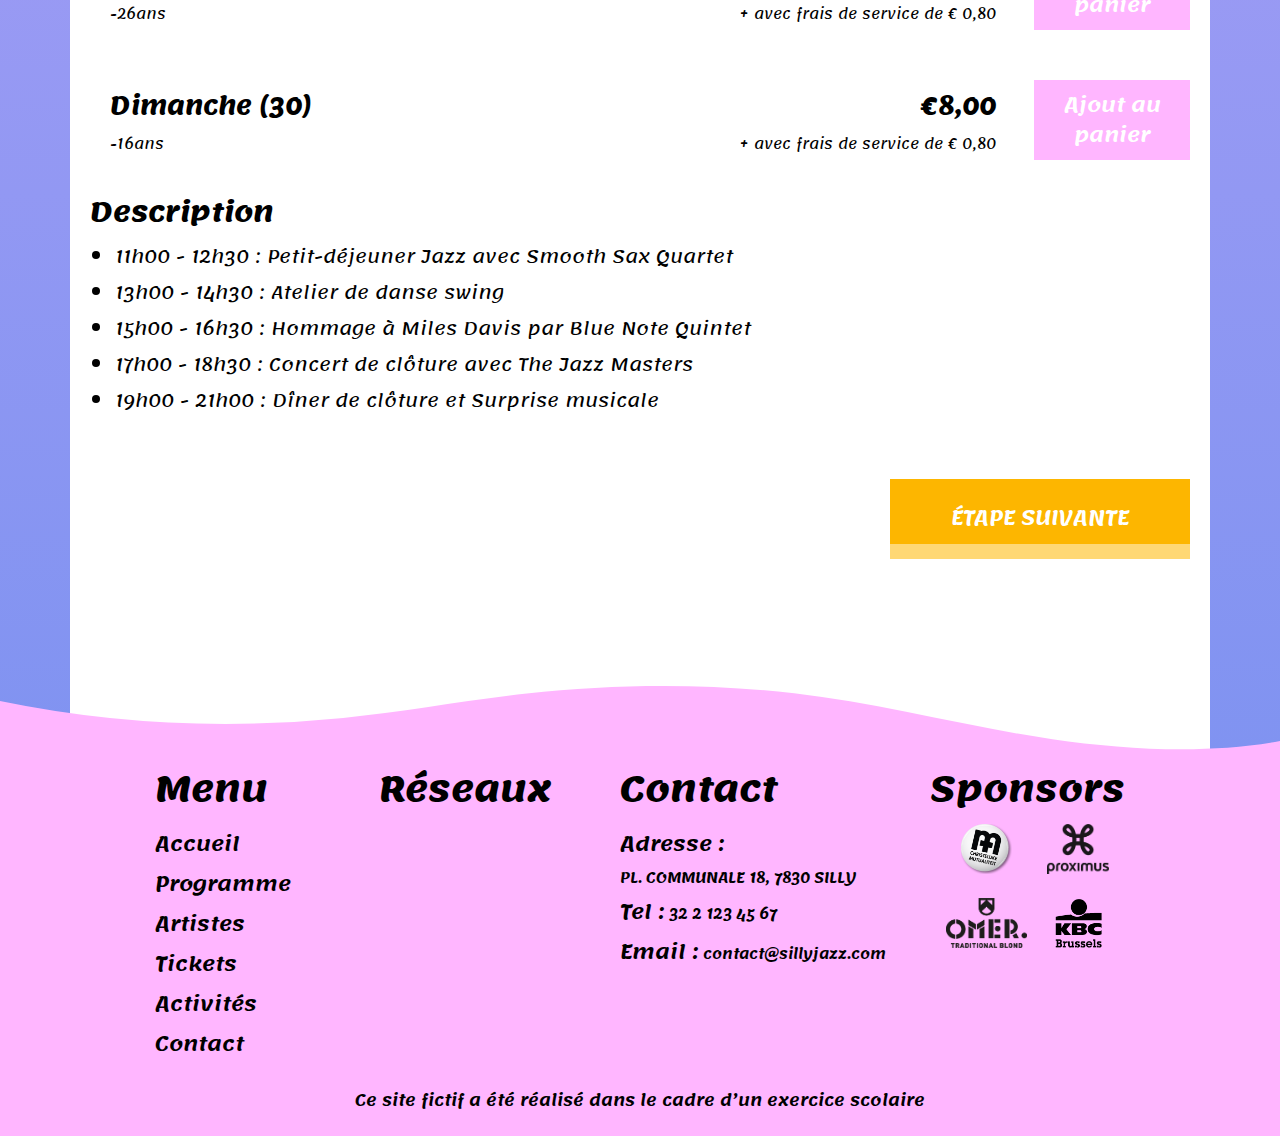
<file: festival2024/tickets.html>
<!DOCTYPE html>
<html lang="fr">
<head>
    <meta charset="UTF-8">
    <meta name="viewport" content="width=device-width, initial-scale=1.0">
    <meta name="title" content="SillyJazz"> 
    <meta name="description" content="Rejoignez le Festival de Jazz Évasion 2024 à Silly pour trois jours de musique envoûtante, d'activités interactives et de gastronomie savoureuse dans un cadre accueillant et inclusif.">
    <link rel="stylesheet" href="style.css">
    <title>Tickets</title>
     <!-- lien font-awasome -->
     <link rel="stylesheet" href="https://cdnjs.cloudflare.com/ajax/libs/font-awesome/6.5.2/css/all.min.css" integrity="sha512-SnH5WK+bZxgPHs44uWIX+LLJAJ9/2PkPKZ5QiAj6Ta86w+fsb2TkcmfRyVX3pBnMFcV7oQPJkl9QevSCWr3W6A==" crossorigin="anonymous" referrerpolicy="no-referrer" />
     <link rel="manifest" href="manifest.json">
     <!-- icones windows -->
     <link rel="icon" type="image/png" href="images/icons/icon-16x16.png" sizes="16x16"> 
     <link rel="icon" type="image/png" href="images/icons/icon-32x32.png" sizes="32x32"> 
     <link rel="icon" type="image/png" href="images/icons/icon-96x96.png" sizes="96x96"> 
     <link rel="icon" type="image/png" href="images/icons/icon-128x128.png" sizes="128x128"> 
     <link rel="icon" type="image/png" href="images/icons/icon-192x192.png" sizes="192x192"> 
     <!-- icone racourcie safari -->
     <link rel="mask-icon" href="images/icons/icon-16x16.png" color="#ffffff">
     <!-- icones apple -->
     <link rel="apple-touch-icon" sizes="16x16" href="images/icons/icon-16x16.png"> 
     <link rel="apple-touch-icon" sizes="32x32" href="images/icons/icon-32x32.png">
     <link rel="apple-touch-icon" sizes="72x72" href="images/icons/icon-72x72.png"> 
     <link rel="apple-touch-icon" sizes="96x96" href="images/icons/icon-96x96.png">
     <link rel="apple-touch-icon" sizes="128x128" href="images/icons/icon-128x128.png"> 
     <link rel="apple-touch-icon" sizes="144x144" href="images/icons/icon-144x144.png">
     <link rel="apple-touch-icon" sizes="152x152" href="images/icons/icon-152x152.png"> 
     <meta name="application-name" content="sillyjazz">
     <!-- open-graph -->
     <meta property="og:title" content="SillyJazz festival">
     <meta property="og:type" content="website">
     <meta property="og:image" content="http://alexandre-boutry.be/images/logo.png">
     <meta property="og:image:width" content="1650">
     <meta property="og:image:height" content="484">
     <meta property="og:url" content="http://alexandre-boutry.be/"> 
     <meta property="og:description" content="Rejoignez le Festival de Jazz Évasion 2024 à Silly pour trois jours de musique envoûtante, d'activités interactives et de gastronomie savoureuse dans un cadre accueillant et inclusif.">
     <meta property="og:locale" content="fr_FR">
     <meta property="og:site_name" content="SillyJazz">
     <!-- open-graph fa-x-twitter -->
     <meta name="twitter:card" content="summary">
     <meta name="twitter:site" content="@sillyjazz">
     <meta name="twitter:title" content="SillyJazz">
     <meta name="twitter:description" content="Rejoignez le Festival de Jazz Évasion 2024 à Silly pour trois jours de musique envoûtante, d'activités interactives et de gastronomie savoureuse dans un cadre accueillant et inclusif.">
     <meta name="twitter:image" content="images/icons/icon-128x128_background.svg">
     <link rel="canonical" href="http://alexandre-boutry.be/">
</head>
<body>
    <header> 
        <button id="ouvrirnav" class="menu-btn">&#9776;</button>
        <!-- premier navbar (visible jusqu'à 1200px sauf logo) -->
        <nav class="navbar">
            <a href="index.html" id="logo">
                <div class="logo-container">
                    <img src="images/logo.svg" alt="Silly Jazz Logo" class="logo">
                    <span class="edition"><h2>Edition<br>2024</h2></span>
                </div>
            </a>
            <nav class="nav">
                <ul>
                    <li><a href="programme.html">Programme</a></li>
                    <li><a href="artistes.html">Artistes</a></li>
                    <li><a href="tickets.html">Tickets</a></li>
                    <li><a href="activite.html">Activités</a></li>
                    <li><a href="contact.html">Contact</a></li>
                </ul>
            </nav>
            <div class="social-media">
                <a href=""><i class="fa-brands fa-facebook"></i></a>
                <a href=""><i class="fa-brands fa-x-twitter"></i></a>
                <a href=""><i class="fa-brands fa-spotify"></i></a>
                <a href=""><i class="fa-brands fa-youtube"></i></a>
            </div>
        </nav>
        <!-- deuxième navbar (caché -100vh au dessus de l'écran) -->
        <nav id="slidingMenu" class="menu-hidden">
            <button id="fermernav" class="menu-btn">&times;</button>
            <a href="index.html" id="logo">
                <div class="logo-container">
                    <img src="images/logo.svg" alt="Silly Jazz Logo" class="logo">
                    <span class="edition"><h2>Edition<br>2024</h2></span>
                </div>
            </a>
            <nav class="nav">
                <ul>
                    <li><a href="programme.html">Programme</a></li>
                    <li><a href="artistes.html">Artistes</a></li>
                    <li><a href="tickets.html">Tickets</a></li>
                    <li><a href="activite.html">Activités</a></li>
                    <li><a href="contact.html">Contact</a></li>
                </ul>
            </nav>
            <div class="social-media">
                <a href=""><i class="fa-brands fa-facebook"></i></a>
                <a href=""><i class="fa-brands fa-x-twitter"></i></a>
                <a href=""><i class="fa-brands fa-spotify"></i></a>
                <a href=""><i class="fa-brands fa-youtube"></i></a>
            </div>
        </nav>
    </header>
    <div class="ticket">
        <h1>Tickets</h1>
        <div class="ticket_container">
            <div class="description">
                <h2>Silly Jazz</h2>
                <p>Bienvenue au Festival de <span>Jazz Évasion 2024</span>, un événement incontournable pour tous les amateurs de jazz !
                    Rejoignez-nous du vendredi 28 juin au dimanche 30 juin dans la charmante <span>commune de Silly, 7830, Belgique</span>.</p><br>
                <p>Niché dans le magnifique Parc de la Musique, ce festival vous promet une expérience musicale inoubliable, rassemblant les talents de jazz les plus renommés ainsi que <span>les étoiles montantes</span> de la scène.
                    Pendant <span>trois jours,</span> laissez-vous transporter par la diversité et la richesse du jazz, avec des performances allant du <span>swing</span> à la fusion en passant par <span>le big band</span> et les <span>duos acoustiques</span>.</p><br>
                    <p>En plus des concerts, le festival propose <span>une variété d'activités secondaires</span> pour <span>tous les âges</span> : ateliers de fabrication d'instruments, cours de danse Lindy Hop, projections de documentaires sur l'histoire du jazz, et bien plus encore.</p>
            </div>
            <div class="tarif trio">
                <div class="tarif_titre">
                    <h2>All combi (vendredi 28 > dimanche 30)</h2>
                </div>
                <div class="tarif_container">
                    <div class="text1">
                        <h2>Combi (28 > 30)</h2>
                        <p>+26ans</p>
                    </div>
                    <div class="text2">
                        <h2>€62,00</h2>
                        <p>+ avec frais de service de € 0,80</p>
                    </div>
                    <div class="bouton_container">
                        <div class="bouton_panier">
                            <button class="bouton_ajout" onclick="compteur_visible(this)">Ajout au panier</button>
                        </div>
                        <div class="bouton_compteur" style="display: none;">
                            <button class="retirer">-</button>
                            <span class="compteur">1</span>
                            <button class="ajouter">+</button>
                        </div>
                    </div>
                </div>
                
                <div class="tarif_container">
                    <div class="text1">
                        <h2>Combi (28 > 30)</h2>
                        <p>-26ans</p>
                    </div>
                    <div class="text2">
                        <h2>€62,00</h2>
                        <p>+ avec frais de service de € 0,80</p>
                    </div>
                    <div class="bouton_container">
                        <div class="bouton_panier">
                            <button class="bouton_ajout" onclick="compteur_visible(this)">Ajout au panier</button>
                        </div>
                        <div class="bouton_compteur" style="display: none;">
                            <button class="retirer">-</button>
                            <span class="compteur">1</span>
                            <button class="ajouter">+</button>
                        </div>
                    </div>
                </div>

                <div class="tarif_container">
                    <div class="text1">
                        <h2>Combi (28 > 30)</h2>
                        <p>-16ans</p>
                    </div>
                    <div class="text2">
                        <h2>€18,00</h2>
                        <p>+ avec frais de service de € 0,80</p>
                    </div>
                    <div class="bouton_container">
                        <div class="bouton_panier">
                            <button class="bouton_ajout" onclick="compteur_visible(this)">Ajout au panier</button>
                        </div>
                        <div class="bouton_compteur" style="display: none;">
                            <button class="retirer">-</button>
                            <span class="compteur">1</span>
                            <button class="ajouter">+</button>
                        </div>
                    </div>
                </div>
                <div class="tarif_description">
                    <h2>Description</h2>
                    <ul>
                        <li><p>Cadeau de bienvenue : T-shirt officiel du festival.</p></li>
                        <li><p>Un repas gratuit par jour au Gourmet Jazz Food Truck, incluant une boisson et un dessert.</p></li>
                    </ul> 
                </div>
            </div>
            <div class="tarif jour1">
                <div class="tarif_titre">
                    <h2>Vendredi (28)</h2>
                </div>
                <div class="tarif_container">
                    <div class="text1">
                        <h2>Vendredi (28)</h2>
                        <p>+26ans</p>
                    </div>
                    <div class="text2">
                        <h2>€16,00</h2>
                        <p>+ avec frais de service de € 0,80</p>
                    </div>
                    <div class="bouton_container">
                        <div class="bouton_panier">
                            <button class="bouton_ajout" onclick="compteur_visible(this)">Ajout au panier</button>
                        </div>
                        <div class="bouton_compteur" style="display: none;">
                            <button class="retirer">-</button>
                            <span class="compteur">1</span>
                            <button class="ajouter">+</button>
                        </div>
                    </div>
                </div>
                <div class="tarif_container">
                    <div class="text1">
                        <h2>Vendredi (28)</h2>
                        <p>-26ans</p>
                    </div>
                    <div class="text2">
                        <h2>€8,00</h2>
                        <p>+ avec frais de service de € 0,80</p>
                    </div>
                    <div class="bouton_container">
                        <div class="bouton_panier">
                            <button class="bouton_ajout" onclick="compteur_visible(this)">Ajout au panier</button>
                        </div>
                        <div class="bouton_compteur" style="display: none;">
                            <button class="retirer">-</button>
                            <span class="compteur">1</span>
                            <button class="ajouter">+</button>
                        </div>
                    </div>
                </div>
                <div class="tarif_container">
                    <div class="text1">
                        <h2>Vendredi (28)</h2>
                        <p>-16ans</p>
                    </div>
                    <div class="text2">
                        <h2>gratuit</h2>
                        <p></p>
                    </div>
                    <div class="bouton_container">
                        <div class="bouton_panier">
                            <button class="bouton_ajout" onclick="compteur_visible(this)">Ajout au panier</button>
                        </div>
                        <div class="bouton_compteur" style="display: none;">
                            <button class="retirer">-</button>
                            <span class="compteur">1</span>
                            <button class="ajouter">+</button>
                        </div>
                    </div>
                </div>
                <div class="tarif_description">
                    <h2>Description</h2>
                    <ul>
                        <li><p>19h00 - 20h00 : Concert d'ouverture avec le Trio Mélodie</p></li>
                        <li><p>20h30 - 22h00 : Swing All Stars</p></li>
                        <li><p>22h30 - 00h00 : Jazz Fusion Night avec ElectroJazz Band</p></li>
                    </ul>
                </div>
            </div>
            <div class="tarif jour2">
                <div class="tarif_titre">
                    <h2>Samedi (29)</h2>
                </div>
                <div class="tarif_container">
                    <div class="text1">
                        <h2>Samedi (29)</h2>
                        <p>+26ans</p>
                    </div>
                    <div class="text2">
                        <h2>€26,00</h2>
                        <p>+ avec frais de service de € 0,80</p>
                    </div>
                    <div class="bouton_container">
                        <div class="bouton_panier">
                            <button class="bouton_ajout" onclick="compteur_visible(this)">Ajout au panier</button>
                        </div>
                        <div class="bouton_compteur" style="display: none;">
                            <button class="retirer">-</button>
                            <span class="compteur">1</span>
                            <button class="ajouter">+</button>
                        </div>
                    </div>
                </div>
                <div class="tarif_container">
                    <div class="text1">
                        <h2>Samedi (29)</h2>
                        <p>-26ans</p>
                    </div>
                    <div class="text2">
                        <h2>€16,00</h2>
                        <p>+ avec frais de service de € 0,80</p>
                    </div>
                    <div class="bouton_container">
                        <div class="bouton_panier">
                            <button class="bouton_ajout" onclick="compteur_visible(this)">Ajout au panier</button>
                        </div>
                        <div class="bouton_compteur" style="display: none;">
                            <button class="retirer">-</button>
                            <span class="compteur">1</span>
                            <button class="ajouter">+</button>
                        </div>
                    </div>
                </div>
                <div class="tarif_container">
                    <div class="text1">
                        <h2>Samedi (29)</h2>
                        <p>-16ans</p>
                    </div>
                    <div class="text2">
                        <h2>€8,00</h2>
                        <p>+ avec frais de service de € 0,80</p>
                    </div>
                    <div class="bouton_container">
                        <div class="bouton_panier">
                            <button class="bouton_ajout" onclick="compteur_visible(this)">Ajout au panier</button>
                        </div>
                        <div class="bouton_compteur" style="display: none;">
                            <button class="retirer">-</button>
                            <span class="compteur">1</span>
                            <button class="ajouter">+</button>
                        </div>
                    </div>
                </div>
                <div class="tarif_description">
                    <h2>Description</h2>
                    <ul>
                        <li><p>12h00 - 13h30 : Brunch musical avec Sophie et ses Jazzmen</p></li>
                        <li><p>16h00 - 17h30 : Duo Acoustique avec Eva & Paul</p></li>
                        <li><p>18h00 - 19h30 : Big Band Extravaganza</p></li>
                        <li><p>20h00 - 21h30 : Nouveaux Talents Jazz</p></li>
                        <li><p>22h00 - 23h30 : Jam Session Ouverte</p></li>
                    </ul>
                </div>
            </div>
            <div class="tarif jour3">
                <div class="tarif_titre">
                    <h2>Dimanche (30)</h2>
                </div>
                <div class="tarif_container">
                    <div class="text1">
                        <h2>Dimanche (30)</h2>
                        <p>+26ans</p>
                    </div>
                    <div class="text2">
                        <h2>€26,00</h2>
                        <p>+ avec frais de service de € 0,80</p>
                    </div>
                    <div class="bouton_container">
                        <div class="bouton_panier">
                            <button class="bouton_ajout" onclick="compteur_visible(this)">Ajout au panier</button>
                        </div>
                        <div class="bouton_compteur" style="display: none;">
                            <button class="retirer">-</button>
                            <span class="compteur">1</span>
                            <button class="ajouter">+</button>
                        </div>
                    </div>
                </div>
                <div class="tarif_container">
                    <div class="text1">
                        <h2>Dimanche (30)</h2>
                        <p>-26ans</p>
                    </div>
                    <div class="text2">
                        <h2>€16,00</h2>
                        <p>+ avec frais de service de € 0,80</p>
                    </div>
                    <div class="bouton_container">
                        <div class="bouton_panier">
                            <button class="bouton_ajout" onclick="compteur_visible(this)">Ajout au panier</button>
                        </div>
                        <div class="bouton_compteur" style="display: none;">
                            <button class="retirer">-</button>
                            <span class="compteur">1</span>
                            <button class="ajouter">+</button>
                        </div>
                    </div>
                </div>
                <div class="tarif_container">
                    <div class="text1">
                        <h2>Dimanche (30)</h2>
                        <p>-16ans</p>
                    </div>
                    <div class="text2">
                        <h2>€8,00</h2>
                        <p>+ avec frais de service de € 0,80</p>
                    </div>
                    <div class="bouton_container">
                        <div class="bouton_panier">
                            <button class="bouton_ajout" onclick="compteur_visible(this)">Ajout au panier</button>
                        </div>
                        <div class="bouton_compteur" style="display: none;">
                            <button class="retirer">-</button>
                            <span class="compteur">1</span>
                            <button class="ajouter">+</button>
                        </div>
                    </div>
                </div>
                <div class="tarif_description">
                    <h2>Description</h2>
                    <ul>
                        <li><p>11h00 - 12h30 : Petit-déjeuner Jazz avec Smooth Sax Quartet</p></li>
                        <li><p>13h00 - 14h30 : Atelier de danse swing</p></li>
                        <li><p>15h00 - 16h30 : Hommage à Miles Davis par Blue Note Quintet</p></li>
                        <li><p>17h00 - 18h30 : Concert de clôture avec The Jazz Masters</p></li>
                        <li><p>19h00 - 21h00 : Dîner de clôture et Surprise musicale</p></li>
                    </ul>
                </div>
            </div>
            <div class="paiement">
                <button class="bouton"><h2>étape suivante</h2></button>
            </div>
        </div>
    </div>
    <footer>
        <div class="shape-divider-bottom3">
            <svg data-name="Layer 1" xmlns="http://www.w3.org/2000/svg" viewBox="0 0 1200 120" preserveAspectRatio="none">
                <path d="M985.66,92.83C906.67,72,823.78,31,743.84,14.19c-82.26-17.34-168.06-16.33-250.45.39-57.84,11.73-114,31.07-172,41.86A600.21,600.21,0,0,1,0,27.35V120H1200V95.8C1132.19,118.92,1055.71,111.31,985.66,92.83Z" class="shape-fill"></path>
            </svg>
        </div>
        <div class="footer">
            <div class="espace_footer"></div>
            <div class="menu">
                <h3>Menu</h3>
                <ul>
                    <li><a href="index.html">Accueil</a></li>
                    <li><a href="programme.html">Programme</a></li>
                    <li><a href="artistes.html">Artistes</a></li>
                    <li><a href="tickets.html">Tickets</a></li>
                    <li><a href="activite.html">Activités</a></li>
                    <li><a href="contact.html">Contact</a></li>
                </ul>
            </div>
            <div class="social">
                <h3>Réseaux</h3>
                <div class="social-media">
                    <a href=""><i class="fa-brands fa-facebook"></i></a>
                    <a href=""><i class="fa-brands fa-x-twitter"></i></a>
                    <a href=""><i class="fa-brands fa-spotify"></i></a>
                    <a href=""><i class="fa-brands fa-youtube"></i></a>
                </div>
            </div>
            <div class="contact">
                <h3>Contact</h3>
                <p><span>Adresse :</span><br>PL. COMMUNALE 18, 7830 SILLY</p>
                <p><span>Tel :</span> 32 2 123 45 67</p>
                <p><span>Email :</span> contact@sillyjazz.com</p>
            </div>
            <div class="sponsor">
                <h3>Sponsors</h3>
                <div class="sponsors">
                    <a href="https://www.kbcbrussels.be/particuliers/fr.html?zone=topnav"><img src="images/partenaires/mutualite.png" alt="partenaire Mutualité chétienne"></a>
                    <a href="https://www.proximus.be/fr"><img src="images/partenaires/proximus.png" alt="partenaire Proximus"></a>
                    <a href="https://www.omervanderghinste.be/fr"><img src="images/partenaires/omer.png" alt="partenaire OMER Bière traditionnelle"></a>
                    <a href="https://www.cm.be/nl/welkom-bij-cm"><img src="images/partenaires/kbc.png" alt="partenaire KBC Bruxelles"></a>                 
                </div>
            </div>
            <div class="espace_footer"></div>
            <div class="footer-note">
                <p>Ce site fictif a été réalisé dans le cadre d’un exercice scolaire</p>
            </div>
        </div>
    </footer>
</body>
</html>

<script>
    document.addEventListener("DOMContentLoaded", function() {
const ouvrirnav = document.getElementById("ouvrirnav");
const fermernav = document.getElementById("fermernav");
const slidingMenu = document.getElementById("slidingMenu");

ouvrirnav.addEventListener("click", function() {
    slidingMenu.classList.add("menu-visible");
    slidingMenu.classList.remove("menu-hidden");
});

fermernav.addEventListener("click", function() {
    slidingMenu.classList.remove("menu-visible");
    slidingMenu.classList.add("menu-hidden");
    });
});
</script>
<!-- script du bouton containe -->
<script>
    function compteur_visible(button) { 
    const parent = button.closest('.bouton_container');
    const boutonPanier = parent.querySelector('.bouton_panier');
    const boutonCompteur = parent.querySelector('.bouton_compteur');
    boutonPanier.style.display = 'none'; /*correspond au boutno ajout panier (de base affiché)*/
    boutonCompteur.style.display = 'flex';
    // Sélectionner les éléments de ce parent spécifique
    const bouton_ajout = boutonCompteur.querySelector('.ajouter');
    const bouton_retirer = boutonCompteur.querySelector('.retirer');
    const compteur = boutonCompteur.querySelector('.compteur');

    // Fonction pour configurer les écouteurs d'événements une seule fois
    const setupEventListeners = (bouton_ajout, bouton_retirer, compteur, boutonPanier, boutonCompteur) => {
        const ajouterlistener = bouton_ajout.ajouterlistener;
        const retirerlistener = bouton_retirer.retirerlistener;
        /*si les bouton ajouter et retirer n'ont pas d'écouteur d'événements, alors on les configure*/
        if (!ajouterlistener && !retirerlistener) {
            const ajouter = () => {
                const valeur = parseInt(compteur.textContent);
                compteur.textContent = valeur + 1;
            };
            const retirer = () => {
                const valeur = parseInt(compteur.textContent);
                if (valeur > 0) {
                    compteur.textContent = valeur - 1;
                }
                if (parseInt(compteur.textContent) === 0) {
                    boutonPanier.style.display = 'block';
                    boutonCompteur.style.display = 'none';
                    compteur.textContent = 1; // Réinitialiser la valeur du compteur à 1
                }
            };

            bouton_ajout.addEventListener('click', ajouter);
            bouton_retirer.addEventListener('click', retirer);

            bouton_ajout.ajouterlistener = ajouter;
            bouton_retirer.retirerlistener = retirer;
        }
    };

    setupEventListeners(bouton_ajout, bouton_retirer, compteur, boutonPanier, boutonCompteur);
}

</script>
</file>
<file: festival2024/style.css>
@charset "UTF-8";
@font-face {
  font-family: "Lemonada Regular";
  font-style: normal;
  font-weight: normal;
  src: local("Lemonada Regular"), url("font/Lemonada-Regular.woff") format("woff");
}
@font-face {
  font-family: "Lemonada Light";
  font-style: normal;
  font-weight: normal;
  src: local("Lemonada Light"), url("font/Lemonada-Light.woff") format("woff");
}
@font-face {
  font-family: "Lemonada SemiBold";
  font-style: normal;
  font-weight: normal;
  src: local("Lemonada SemiBold"), url("font/Lemonada-SemiBold.woff") format("woff");
}
@font-face {
  font-family: "Lemonada Bold";
  font-style: normal;
  font-weight: normal;
  src: local("Lemonada Bold"), url("font/Lemonada-Bold.woff") format("woff");
}
@font-face {
  font-family: "Roboto_Regular";
  src: url(font/Roboto-Regular.ttf);
}
@font-face {
  font-family: "Roboto_Bold";
  src: url(font/Roboto-Bold.ttf);
}
.menu-btn {
  background-color: transparent;
  border: none;
  color: #000000;
  font-size: 50px;
  cursor: pointer;
  display: none;
  position: absolute;
  top: 10px;
  right: 20px;
  z-index: 100;
}

.navbar, #slidingMenu {
  font-family: Lemonada SemiBold;
}

.navbar {
  background-color: #FFB6FF;
  color: #000000;
  display: flex;
  align-items: center;
  padding: 10px 20px;
  height: 70px;
  z-index: 99;
}
.navbar #logo {
  z-index: 101;
}
.navbar #logo .logo-container {
  z-index: 1001;
  display: flex;
  align-items: center;
  height: 50px;
}
.navbar #logo .logo-container .logo {
  height: 100%;
  z-index: 3;
}
.navbar #logo .logo-container .edition {
  background-color: #8093F1;
  padding: 5px 10px;
  margin-left: 0px;
  border-radius: 5px;
  height: 80%;
  position: relative;
  left: -10px;
  width: 110px;
  z-index: 2;
}
.navbar #logo .logo-container .edition h2 {
  color: #fff;
  position: absolute;
  right: 14px;
  top: 4px;
  line-height: 21px;
  font-size: 22px;
  text-align: center;
}
.navbar .nav {
  position: absolute;
  left: 50%;
  transform: translate(-50%, 0);
}
.navbar .nav ul {
  list-style-type: none;
  display: flex;
  margin: 0;
  padding: 0;
}
.navbar .nav ul li {
  font-size: 16px;
  margin: 0 16px;
}
.navbar .nav ul li a {
  text-decoration: none;
  color: black;
  font-weight: bold;
}
.navbar .nav ul li:hover a {
  color: white;
}
.navbar .social-media {
  position: absolute;
  right: 5%;
  display: flex;
  flex-direction: row;
  justify-content: center;
  width: 200px;
  font-size: 30px;
  gap: 20%;
}
.navbar .social-media a {
  height: 55px;
}
.navbar .social-media i {
  color: black;
}
.navbar .social-media a:hover i {
  color: white;
}

nav#slidingMenu {
  z-index: 100;
  position: fixed;
  top: 0;
  left: 0;
  width: 100%;
  height: 100vh;
  background: linear-gradient(to bottom, #FFB6FF, #8093F1);
  color: #000000;
  overflow: hidden;
  transition: max-height 0.5s ease-in-out;
  max-height: 0;
}
nav#slidingMenu .nav {
  position: relative;
  top: 20%;
  left: 50%;
  transform: translate(-50%, 0);
  height: 70%;
}
nav#slidingMenu .nav ul {
  list-style: none;
  padding: 0;
  margin: 0;
  text-align: center;
  display: flex;
  flex-direction: column;
  justify-content: space-evenly;
  height: 100%;
}
nav#slidingMenu .nav ul li a {
  color: #000000;
  text-decoration: none;
  font-size: 25px;
}
nav#slidingMenu .social-media {
  position: absolute;
  width: 200px;
  height: 10%;
  bottom: 0;
  left: 50%;
  transform: translateX(-50%);
  display: flex;
  flex-direction: row;
  justify-content: center;
  font-size: 30px;
  gap: 20%;
  font-size: 3rem;
}
nav#slidingMenu .social-media a {
  display: flex;
  justify-content: baseline;
  text-decoration: none;
}
nav#slidingMenu .social-media a i {
  color: #000000;
}
nav#slidingMenu .menu-btn {
  position: absolute;
  top: 10px;
  right: 20px;
  background-color: transparent;
  color: #000000;
  border: none;
  font-size: 50px;
  cursor: pointer;
  margin: 10px;
}

#slidingMenu.menu-visible {
  max-height: 100vh;
}

footer {
  position: relative;
  bottom: 0;
  width: 100%;
  font-size: 14px;
}
footer .footer {
  position: absolute;
  background-color: #FFB6FF;
  color: black;
  width: 100%;
  display: grid;
  grid-template-columns: repeat(8, 1fr);
  align-items: start;
}
footer .footer h3 {
  font-size: 35px;
  font-family: Lemonada bold;
}
footer .footer .menu {
  grid-column: span 1;
}
footer .footer .menu ul, footer .footer .contact p {
  list-style-type: none;
  padding: 0;
  text-align: left;
  font-family: Lemonada SemiBold;
}
footer .footer .menu ul li a, footer .footer .contact span {
  text-decoration: none;
  color: black;
  font-weight: bold;
  font-size: 20px;
}
footer .footer .social, footer .footer .contact {
  grid-column: span 2;
}
footer .footer .social, footer .footer .sponsor {
  text-align: center;
}
footer .footer .social-media {
  display: flex;
  flex-direction: row;
  justify-content: center;
  font-size: 40px;
  gap: 7%;
}
footer .footer .social-media a {
  height: 50px;
}
footer .footer .social-media i {
  color: black;
}
footer .footer .sponsors {
  display: grid;
  grid-column: span 1;
  grid-template-columns: repeat(2, 1fr);
  gap: 20px;
  justify-items: center;
  justify-content: center;
  width: 0px;
  position: relative;
  left: 50%;
}
footer .footer .sponsors img {
  height: 50px;
}
footer .footer .footer-note {
  grid-column: span 8;
  text-align: center;
  margin-top: 20px;
  margin-bottom: 20px;
  font-size: 16px;
  font-family: Lemonada SemiBold;
}

.shape-divider-bottom1 {
  position: relative;
  bottom: -1px;
  width: 100%;
  overflow: hidden;
  line-height: 0;
}

.shape-divider-bottom2 {
  display: block;
  position: relative;
  top: -69px;
  left: 0;
  width: 100%;
  overflow: hidden;
  line-height: 0;
}

.shape-divider-bottom3 {
  position: absolute;
  bottom: -1px;
  left: 0;
  width: 100%;
  overflow: hidden;
  line-height: 0;
}

.shape-divider-bottom1 svg, .shape-divider-bottom2 svg, .shape-divider-bottom3 svg {
  position: relative;
  display: block;
  width: calc(100% + 1.3px);
  height: 70px;
}

.shape-divider-bottom1 .shape-fill {
  fill: white;
}

.shape-divider-bottom2 .shape-fill {
  fill: #0CC8BA;
}

.shape-divider-bottom3 .shape-fill {
  fill: #FFB6FF;
}

.programme {
  height: auto;
  width: 100%;
  display: grid;
  grid-template-columns: 1fr 1fr;
  grid-template-rows: auto;
  grid-template-areas: "img1 text1" "img2 text2" "img3 text3";
  grid-template-rows: auto;
}
.programme .card, .programme .cardimg {
  width: 100%;
  height: auto;
}
.programme .card {
  display: flex;
  flex-direction: row;
  align-items: center;
  justify-content: center;
}
.programme .card .texte {
  display: flex;
  flex-direction: column;
  justify-content: space-between;
  height: auto;
  width: auto;
  text-align: left;
  text-transform: uppercase;
  font-size: 20px;
  padding: 20px;
}
.programme .card .texte h2 {
  font-family: "Roboto_Bold";
}
.programme .card .texte p {
  font-family: Lemonada Bold;
}
.programme .card .texte p a {
  text-decoration: none;
  color: black;
}
.programme .card .texte p a:hover {
  color: white;
  text-decoration: underline;
}
.programme .card .texte p a:hover span {
  color: white;
  text-decoration: underline;
  text-decoration-color: white;
}
.programme .card .texte p a span {
  color: #333333;
}
.programme .cardimg:nth-of-type(1) {
  grid-area: img1;
}
.programme .card:nth-of-type(2) .texte {
  grid-area: text1;
}
.programme .cardimg:nth-of-type(3) {
  grid-area: img2;
}
.programme .card:nth-of-type(4) .texte {
  grid-area: text2;
}
.programme .cardimg:nth-of-type(5) {
  grid-area: img3;
}
.programme .card:nth-of-type(6) .texte {
  grid-area: text3;
}
.programme .card:nth-of-type(5), .programme .cardimg:nth-of-type(6) {
  height: 60vh;
}
.programme .cardimg img {
  width: 100%;
  height: 100%;
  object-fit: cover;
}

@media (max-width: 1024px) {
  .programme {
    grid-template-columns: 1fr;
    grid-template-areas: "img1" "text1" "text2" "img2" "text3" "img3";
  }
  .programme .card {
    width: 100%;
    height: auto;
  }
  .programme .card .texte {
    padding-top: 2rem;
    padding-bottom: 2rem;
  }
  .programme .cardimg {
    height: 50vh;
  }
  .programme .card:nth-of-type(5) {
    height: auto;
  }
  .programme .cardimg:nth-of-type(6) {
    height: 50vh;
  }
}
.index .index_header {
  width: 100%;
  height: 100%;
  background-image: url("images/Accueil.jpg");
  background-position: center;
  background-repeat: no-repeat;
  background-size: cover;
  display: flex;
  flex-direction: column;
  justify-content: space-between;
  align-items: center;
}
.index .index_header .index_container {
  position: relative;
  height: 100%;
  width: 1140px;
  display: flex;
  flex-direction: column;
  justify-content: space-evenly;
  align-items: left;
  padding-block: 8%;
}
.index .index_header .index_container h1 {
  font-size: 7rem;
  line-height: normal;
  font-family: "Roboto_Regular";
  color: white;
  text-align: left;
  justify-content: left;
  padding: 0;
  height: auto;
}
.index .index_header .index_container .bouton {
  position: relative;
  padding: 15px 30px;
  font-size: 25px;
  width: fit-content;
  font-family: Lemonada SemiBold;
  color: white;
  background-color: #FFD874;
  border: none;
  z-index: 1;
  border-radius: 4rem;
  transition: transform 0.2s, box-shadow 0.2s;
  font-weight: bold;
}
.index .index_header .index_container .bouton::before {
  content: "";
  position: absolute;
  top: 0px;
  left: 0;
  right: 0;
  bottom: 13px;
  background-color: #FDB600;
  border-radius: 4rem;
  z-index: -1;
  transition: all 0.2s;
}
.index .index_header .index_container .bouton:hover {
  transform: translateY(-5px);
}
.index .index_header .index_container .bouton:hover::before {
  bottom: 5px;
}
.index main .info {
  padding-bottom: 75px;
  background-color: white;
}
.index main .info .card1 .main_card .titre {
  background-color: #FDB600;
}
.index main .info .card1 .arriere_card {
  background-color: #FFD874;
}
.index main .info .card2 .main_card .titre {
  background-color: #0CC8BA;
}
.index main .info .card2 .arriere_card {
  background-color: #72CAC3;
}
.index main .info .card3 {
  background-color: #FFB6FF;
}
.index main .info .card3 .arriere_card {
  background-color: #DC91DC;
}
.index main .info .card_container {
  position: relative;
  left: 50%;
  transform: translate(-50%, 0);
  width: 1140px;
  padding-top: 5vh;
  padding-bottom: 5vh;
  display: grid;
  grid-template-columns: repeat(2, 1fr);
  grid-gap: 20px;
}
.index main .info .card_container .card1 {
  grid-area: 1/1/1/2;
  width: 550px;
  height: 390px;
}
.index main .info .card_container .card2 {
  grid-area: 1/2/1/3;
  width: 550px;
  height: 390px;
}
.index main .info .card_container .card3 {
  grid-area: 2/1/2/3;
  position: relative;
  width: 98%;
  height: 350px;
  display: flex;
  justify-content: center;
  align-items: center;
}
.index main .info .card_container .card3 img {
  height: 35px;
  position: absolute;
  top: 10px;
  left: 10px;
}
.index main .info .card_container .card3 .main_card {
  width: 90%;
  font-family: Lemonada Regular;
  font-size: 27px;
  text-transform: uppercase;
  line-height: 45px;
  text-align: right;
}
.index main .info .card_container .card3 .main_card span {
  font-family: Lemonada Bold;
}
.index main .info .card_container .card3 .arriere_card {
  position: absolute;
  top: 20px;
  left: 20px;
  width: 100%;
  height: 100%;
  z-index: -1;
  transition: transform 0.5s ease;
}
.index main .info .card_container .card1, .index main .info .card_container .card2 {
  position: relative;
  overflow: hidden;
}
.index main .info .card_container .card1 a, .index main .info .card_container .card2 a {
  text-decoration: none;
}
.index main .info .card_container .card1 a .arriere_card, .index main .info .card_container .card2 a .arriere_card {
  position: absolute;
  top: 15%;
  left: 3%;
  width: 96%;
  height: 80%;
  transition: transform 0.5s ease;
}
.index main .info .card_container .card1 a .main_card, .index main .info .card_container .card2 a .main_card {
  position: relative;
  overflow: hidden;
  width: 96%;
  height: 100%;
  z-index: 1;
}
.index main .info .card_container .card1 a .main_card .titre, .index main .info .card_container .card2 a .main_card .titre {
  z-index: 10;
  position: relative;
  top: 0;
  left: 0;
  height: 15%;
  width: 100%;
  color: #f4f4f4;
  display: flex;
  align-items: center;
  justify-content: center;
}
.index main .info .card_container .card1 a .main_card .titre h1, .index main .info .card_container .card2 a .main_card .titre h1 {
  height: 100%;
  font-size: 25px;
  transition: all 1s ease;
  line-height: 23px;
  font-family: "Roboto_Bold";
}
.index main .info .card_container .card1 a .main_card .content, .index main .info .card_container .card2 a .main_card .content {
  position: relative;
  height: 75%;
}
.index main .info .card_container .card1 a .main_card .content img, .index main .info .card_container .card2 a .main_card .content img {
  position: relative;
  width: 100%;
  height: 100%;
  transition: transform 0.5s ease;
}
.index main .info .card1:hover .arriere_card, .index main .info .card2:hover .arriere_card {
  transform: translate(8px, 16px);
}
.index main .info .main_card:hover .content img {
  transform: scale(1.05);
}
.index main .line_up {
  height: auto;
  background: linear-gradient(to bottom, #0CC8BA, #FFB6FF);
  padding-bottom: 10%;
}
.index main .line_up .line_up_flex {
  display: flex;
  align-items: center;
  justify-content: center;
}
.index main .line_up .line_up_flex .line_up_container {
  display: flex;
  align-items: center;
  justify-content: center;
  width: 1140px;
  height: 1140px;
  background-color: white;
  border-radius: 166px;
}
.index main .line_up .line_up_flex .line_up_container .line_up_text {
  text-align: center;
  text-transform: uppercase;
  padding: 20px;
}
.index main .line_up .line_up_flex .line_up_container .line_up_text a {
  text-decoration: none;
}
.index main .line_up .line_up_flex .line_up_container .line_up_text span {
  font-family: Lemonada Bold;
  font-size: 3rem;
  color: black;
}
.index main .line_up .line_up_flex .line_up_container .line_up_text span:hover {
  color: #0CC8BA;
}
.index main .line_up .line_up_flex .line_up_container .line_up_text .date {
  font-family: "Roboto_Bold";
  font-size: 2rem;
  color: #333333;
}
.index main .line_up .line_up_flex .line_up_container .line_up_text .date:hover {
  color: #333333;
}
.index main .line_up .line_up_flex .line_up_container .line_up_text .bouton {
  position: relative;
  padding: 15px 30px;
  font-size: 25px;
  font-family: Lemonada SemiBold;
  color: white;
  background-color: #FFD874;
  border: none;
  z-index: 1;
  border-radius: 4rem;
  transition: transform 0.2s, box-shadow 0.2s;
  font-weight: bold;
}
.index main .line_up .line_up_flex .line_up_container .line_up_text .bouton::before {
  content: "";
  position: absolute;
  top: 0px;
  left: 0;
  right: 0;
  bottom: 13px;
  background-color: #FDB600;
  border-radius: 4rem;
  z-index: -1;
  transition: all 0.2s;
}
.index main .line_up .line_up_flex .line_up_container .line_up_text .bouton:hover {
  transform: translateY(-5px);
}
.index main .line_up .line_up_flex .line_up_container .line_up_text .bouton:hover::before {
  bottom: 5px;
}

@media (max-width: 1200px) {
  .index .index_header .index_container {
    width: 90%;
  }
  .index .index_header .index_container h1 {
    font-size: 7rem;
  }
  .index main .info .card_container {
    width: 90%;
    position: relative;
    left: 50%;
    transform: translateX(-50%);
  }
  .index main .info .card_container .card1, .index main .info .card_container .card2 {
    width: 100%;
    height: auto;
  }
  .index main .info .card_container .card1 a .main_card .titre, .index main .info .card_container .card2 a .main_card .titre {
    height: 20%;
  }
  .index main .info .card_container .card1 a .main_card .titre h1, .index main .info .card_container .card2 a .main_card .titre h1 {
    padding: 10px;
    font-size: 23px;
    transition: all 1s ease;
  }
  .index main .info .card_container .card1 a .content, .index main .info .card_container .card2 a .content {
    height: 65%;
  }
  .index main .info .card_container .card1 a .arriere_card, .index main .info .card_container .card2 a .arriere_card {
    height: 78%;
    left: 2%;
    width: 96%;
    top: 20%;
  }
  .index main .info .card_container .card3 {
    height: auto;
  }
  .index main .info .card_container .card3 .main_card {
    font-size: 20px;
    line-height: 30px;
    padding: 20px;
    padding-top: 50px;
  }
  .index main .info .card_container .card3 .arriere_card {
    height: 96%;
    left: 1%;
  }
  .index main .info .card_container .card1:hover .arriere_card, .index main .info .card_container .card2:hover .arriere_card {
    transform: translate(2px, 4px);
  }
  .index main .line_up .line_up_flex .line_up_container {
    display: flex;
    align-items: center;
    justify-content: center;
    width: 80%;
    height: auto;
    background-color: white;
    border-radius: 166px;
    padding: 20px;
  }
  .index main .line_up .line_up_flex .line_up_container .line_up_text span {
    font-family: Lemonada SemiBold;
    font-size: 2rem;
    color: black;
  }
  .index main .line_up .line_up_flex .line_up_container .line_up_text .date {
    font-size: 26px;
  }
  .index main .line_up .line_up_flex .line_up_container .line_up_text .bouton {
    font-size: 20px;
    padding: 10px 10px;
    width: 300px;
  }
}
@media (max-width: 600px) {
  .index .index_header .index_container {
    align-items: center;
  }
  .index .index_header .index_container h1 {
    font-size: 90px;
    width: auto;
  }
  .index .index_header .index_container .bouton {
    font-size: 20px;
  }
  .index .index_header .shape-divider-bottom1 svg {
    height: 50px;
  }
  .index main .info .card_container {
    grid-template-columns: repeat(1, 1fr);
  }
  .index main .info .card_container .card1 {
    grid-area: 1/1/1/2;
  }
  .index main .info .card_container .card2 {
    grid-area: 2/1/2/2;
  }
  .index main .info .card_container .card3 {
    grid-area: 3/1/3/2;
  }
  .index main .info .card_container .card3 .arriere_card {
    height: 98%;
    left: 2%;
  }
  .index main .line_up .shape-divider-bottom2 {
    top: -49px;
  }
  .index main .line_up .shape-divider-bottom2 svg {
    height: 50px;
  }
  .index main .line_up .line_up_flex .line_up_container {
    border-radius: 60px;
  }
  .index main .line_up .line_up_flex .line_up_container .line_up_text span {
    font-family: Lemonada SemiBold;
    font-size: 20px;
    color: black;
  }
  .index main .line_up .line_up_flex .line_up_container .line_up_text .date {
    font-size: 18px;
  }
}
.shape-divider-bottom1 {
  position: relative;
  bottom: -1px;
  width: 100%;
  overflow: hidden;
  line-height: 0;
}

.shape-divider-bottom2 {
  display: block;
  position: relative;
  top: -69px;
  left: 0;
  width: 100%;
  overflow: hidden;
  line-height: 0;
}

.shape-divider-bottom3 {
  position: absolute;
  bottom: -1px;
  left: 0;
  width: 100%;
  overflow: hidden;
  line-height: 0;
}

.shape-divider-bottom1 svg, .shape-divider-bottom2 svg, .shape-divider-bottom3 svg {
  position: relative;
  display: block;
  width: calc(100% + 1.3px);
  height: 70px;
}

.shape-divider-bottom1 .shape-fill {
  fill: white;
}

.shape-divider-bottom2 .shape-fill {
  fill: #0CC8BA;
}

.shape-divider-bottom3 .shape-fill {
  fill: #FFB6FF;
}

.menu-btn {
  background-color: transparent;
  border: none;
  color: #000000;
  font-size: 50px;
  cursor: pointer;
  display: none;
  position: absolute;
  top: 10px;
  right: 20px;
  z-index: 100;
}

.navbar, #slidingMenu {
  font-family: Lemonada SemiBold;
}

.navbar {
  background-color: #FFB6FF;
  color: #000000;
  display: flex;
  align-items: center;
  padding: 10px 20px;
  height: 70px;
  z-index: 99;
}
.navbar #logo {
  z-index: 101;
}
.navbar #logo .logo-container {
  z-index: 1001;
  display: flex;
  align-items: center;
  height: 50px;
}
.navbar #logo .logo-container .logo {
  height: 100%;
  z-index: 3;
}
.navbar #logo .logo-container .edition {
  background-color: #8093F1;
  padding: 5px 10px;
  margin-left: 0px;
  border-radius: 5px;
  height: 80%;
  position: relative;
  left: -10px;
  width: 110px;
  z-index: 2;
}
.navbar #logo .logo-container .edition h2 {
  color: #fff;
  position: absolute;
  right: 14px;
  top: 4px;
  line-height: 21px;
  font-size: 22px;
  text-align: center;
}
.navbar .nav {
  position: absolute;
  left: 50%;
  transform: translate(-50%, 0);
}
.navbar .nav ul {
  list-style-type: none;
  display: flex;
  margin: 0;
  padding: 0;
}
.navbar .nav ul li {
  font-size: 16px;
  margin: 0 16px;
}
.navbar .nav ul li a {
  text-decoration: none;
  color: black;
  font-weight: bold;
}
.navbar .nav ul li:hover a {
  color: white;
}
.navbar .social-media {
  position: absolute;
  right: 5%;
  display: flex;
  flex-direction: row;
  justify-content: center;
  width: 200px;
  font-size: 30px;
  gap: 20%;
}
.navbar .social-media a {
  height: 55px;
}
.navbar .social-media i {
  color: black;
}
.navbar .social-media a:hover i {
  color: white;
}

nav#slidingMenu {
  z-index: 100;
  position: fixed;
  top: 0;
  left: 0;
  width: 100%;
  height: 100vh;
  background: linear-gradient(to bottom, #FFB6FF, #8093F1);
  color: #000000;
  overflow: hidden;
  transition: max-height 0.5s ease-in-out;
  max-height: 0;
}
nav#slidingMenu .nav {
  position: relative;
  top: 20%;
  left: 50%;
  transform: translate(-50%, 0);
  height: 70%;
}
nav#slidingMenu .nav ul {
  list-style: none;
  padding: 0;
  margin: 0;
  text-align: center;
  display: flex;
  flex-direction: column;
  justify-content: space-evenly;
  height: 100%;
}
nav#slidingMenu .nav ul li a {
  color: #000000;
  text-decoration: none;
  font-size: 25px;
}
nav#slidingMenu .social-media {
  position: absolute;
  width: 200px;
  height: 10%;
  bottom: 0;
  left: 50%;
  transform: translateX(-50%);
  display: flex;
  flex-direction: row;
  justify-content: center;
  font-size: 30px;
  gap: 20%;
  font-size: 3rem;
}
nav#slidingMenu .social-media a {
  display: flex;
  justify-content: baseline;
  text-decoration: none;
}
nav#slidingMenu .social-media a i {
  color: #000000;
}
nav#slidingMenu .menu-btn {
  position: absolute;
  top: 10px;
  right: 20px;
  background-color: transparent;
  color: #000000;
  border: none;
  font-size: 50px;
  cursor: pointer;
  margin: 10px;
}

#slidingMenu.menu-visible {
  max-height: 100vh;
}

footer {
  position: relative;
  bottom: 0;
  width: 100%;
  font-size: 14px;
}
footer .footer {
  position: absolute;
  background-color: #FFB6FF;
  color: black;
  width: 100%;
  display: grid;
  grid-template-columns: repeat(8, 1fr);
  align-items: start;
}
footer .footer h3 {
  font-size: 35px;
  font-family: Lemonada bold;
}
footer .footer .menu {
  grid-column: span 1;
}
footer .footer .menu ul, footer .footer .contact p {
  list-style-type: none;
  padding: 0;
  text-align: left;
  font-family: Lemonada SemiBold;
}
footer .footer .menu ul li a, footer .footer .contact span {
  text-decoration: none;
  color: black;
  font-weight: bold;
  font-size: 20px;
}
footer .footer .social, footer .footer .contact {
  grid-column: span 2;
}
footer .footer .social, footer .footer .sponsor {
  text-align: center;
}
footer .footer .social-media {
  display: flex;
  flex-direction: row;
  justify-content: center;
  font-size: 40px;
  gap: 7%;
}
footer .footer .social-media a {
  height: 50px;
}
footer .footer .social-media i {
  color: black;
}
footer .footer .sponsors {
  display: grid;
  grid-column: span 1;
  grid-template-columns: repeat(2, 1fr);
  gap: 20px;
  justify-items: center;
  justify-content: center;
  width: 0px;
  position: relative;
  left: 50%;
}
footer .footer .sponsors img {
  height: 50px;
}
footer .footer .footer-note {
  grid-column: span 8;
  text-align: center;
  margin-top: 20px;
  margin-bottom: 20px;
  font-size: 16px;
  font-family: Lemonada SemiBold;
}

@media (max-width: 1500px) {
  .programme {
    grid-template-columns: 1fr;
  }
}
@media (max-width: 1200px) {
  header .navbar .nav ul, header .navbar .social-media {
    display: none;
  }
  header .bouton {
    font-size: 20px;
    padding: 10px 10px;
    width: 300px;
  }
  .menu-btn {
    display: block;
  }
}
@media (max-width: 1024px) {
  footer .footer {
    grid-template-columns: repeat(17, 1fr);
  }
  footer .footer div {
    text-align: center;
  }
  footer .footer .menu {
    grid-area: 1/2/1/7;
  }
  footer .footer .social {
    grid-area: 1/7/1/12;
  }
  footer .footer .contact {
    grid-area: 1/12/1/17;
  }
  footer .footer .sponsor {
    text-align: center;
    grid-area: 2/2/2/17;
    grid-template-columns: repeat(4, 1fr);
  }
  footer .footer .sponsors {
    grid-template-columns: repeat(4, 1fr);
  }
  footer .footer .footer-note {
    text-align: center;
    grid-area: 3/2/3/17;
  }
  footer .footer .menu ul, footer .footer .contact p {
    text-align: center;
  }
  footer .footer .social-media {
    flex-direction: column;
  }
}
@media (max-width: 600px) {
  footer .shape-divider-bottom3 svg {
    height: 20px;
  }
  footer .footer {
    grid-template-columns: repeat(1, 1fr);
  }
  footer .footer .menu {
    grid-area: 1/1/1/1;
  }
  footer .footer .social {
    grid-area: 2/1/2/1;
  }
  footer .footer .contact {
    grid-area: 3/1/3/1;
  }
  footer .footer .sponsor {
    grid-area: 4/1/4/1;
    grid-template-columns: repeat(4, 1fr);
  }
  footer .footer .footer-note {
    grid-area: 5/1/5/1;
  }
  footer .footer .sponsors {
    grid-template-columns: repeat(2, 1fr);
  }
}
.programme {
  height: auto;
  width: 100%;
  display: grid;
  grid-template-columns: 1fr 1fr;
  grid-template-rows: auto;
  grid-template-areas: "img1 text1" "img2 text2" "img3 text3";
  grid-template-rows: auto;
}
.programme .card, .programme .cardimg {
  width: 100%;
  height: auto;
}
.programme .card {
  display: flex;
  flex-direction: row;
  align-items: center;
  justify-content: center;
}
.programme .card .texte {
  display: flex;
  flex-direction: column;
  justify-content: space-between;
  height: auto;
  width: auto;
  text-align: left;
  text-transform: uppercase;
  font-size: 20px;
  padding: 20px;
}
.programme .card .texte h2 {
  font-family: "Roboto_Bold";
}
.programme .card .texte p {
  font-family: Lemonada Bold;
}
.programme .card .texte p a {
  text-decoration: none;
  color: black;
}
.programme .card .texte p a:hover {
  color: white;
  text-decoration: underline;
}
.programme .card .texte p a:hover span {
  color: white;
  text-decoration: underline;
  text-decoration-color: white;
}
.programme .card .texte p a span {
  color: #333333;
}
.programme .cardimg:nth-of-type(1) {
  grid-area: img1;
}
.programme .card:nth-of-type(2) .texte {
  grid-area: text1;
}
.programme .cardimg:nth-of-type(3) {
  grid-area: img2;
}
.programme .card:nth-of-type(4) .texte {
  grid-area: text2;
}
.programme .cardimg:nth-of-type(5) {
  grid-area: img3;
}
.programme .card:nth-of-type(6) .texte {
  grid-area: text3;
}
.programme .card:nth-of-type(5), .programme .cardimg:nth-of-type(6) {
  height: 60vh;
}
.programme .cardimg img {
  width: 100%;
  height: 100%;
  object-fit: cover;
}

@media (max-width: 1024px) {
  .programme {
    grid-template-columns: 1fr;
    grid-template-areas: "img1" "text1" "text2" "img2" "text3" "img3";
  }
  .programme .card {
    width: 100%;
    height: auto;
  }
  .programme .card .texte {
    padding-top: 2rem;
    padding-bottom: 2rem;
  }
  .programme .cardimg {
    height: 50vh;
  }
  .programme .card:nth-of-type(5) {
    height: auto;
  }
  .programme .cardimg:nth-of-type(6) {
    height: 50vh;
  }
}
.index .index_header {
  width: 100%;
  height: 100%;
  background-image: url("images/Accueil.jpg");
  background-position: center;
  background-repeat: no-repeat;
  background-size: cover;
  display: flex;
  flex-direction: column;
  justify-content: space-between;
  align-items: center;
}
.index .index_header .index_container {
  position: relative;
  height: 100%;
  width: 1140px;
  display: flex;
  flex-direction: column;
  justify-content: space-evenly;
  align-items: left;
  padding-block: 8%;
}
.index .index_header .index_container h1 {
  font-size: 7rem;
  line-height: normal;
  font-family: "Roboto_Regular";
  color: white;
  text-align: left;
  justify-content: left;
  padding: 0;
  height: auto;
}
.index .index_header .index_container .bouton {
  position: relative;
  padding: 15px 30px;
  font-size: 25px;
  width: fit-content;
  font-family: Lemonada SemiBold;
  color: white;
  background-color: #FFD874;
  border: none;
  z-index: 1;
  border-radius: 4rem;
  transition: transform 0.2s, box-shadow 0.2s;
  font-weight: bold;
}
.index .index_header .index_container .bouton::before {
  content: "";
  position: absolute;
  top: 0px;
  left: 0;
  right: 0;
  bottom: 13px;
  background-color: #FDB600;
  border-radius: 4rem;
  z-index: -1;
  transition: all 0.2s;
}
.index .index_header .index_container .bouton:hover {
  transform: translateY(-5px);
}
.index .index_header .index_container .bouton:hover::before {
  bottom: 5px;
}
.index main .info {
  padding-bottom: 75px;
  background-color: white;
}
.index main .info .card1 .main_card .titre {
  background-color: #FDB600;
}
.index main .info .card1 .arriere_card {
  background-color: #FFD874;
}
.index main .info .card2 .main_card .titre {
  background-color: #0CC8BA;
}
.index main .info .card2 .arriere_card {
  background-color: #72CAC3;
}
.index main .info .card3 {
  background-color: #FFB6FF;
}
.index main .info .card3 .arriere_card {
  background-color: #DC91DC;
}
.index main .info .card_container {
  position: relative;
  left: 50%;
  transform: translate(-50%, 0);
  width: 1140px;
  padding-top: 5vh;
  padding-bottom: 5vh;
  display: grid;
  grid-template-columns: repeat(2, 1fr);
  grid-gap: 20px;
}
.index main .info .card_container .card1 {
  grid-area: 1/1/1/2;
  width: 550px;
  height: 390px;
}
.index main .info .card_container .card2 {
  grid-area: 1/2/1/3;
  width: 550px;
  height: 390px;
}
.index main .info .card_container .card3 {
  grid-area: 2/1/2/3;
  position: relative;
  width: 98%;
  height: 350px;
  display: flex;
  justify-content: center;
  align-items: center;
}
.index main .info .card_container .card3 img {
  height: 35px;
  position: absolute;
  top: 10px;
  left: 10px;
}
.index main .info .card_container .card3 .main_card {
  width: 90%;
  font-family: Lemonada Regular;
  font-size: 27px;
  text-transform: uppercase;
  line-height: 45px;
  text-align: right;
}
.index main .info .card_container .card3 .main_card span {
  font-family: Lemonada Bold;
}
.index main .info .card_container .card3 .arriere_card {
  position: absolute;
  top: 20px;
  left: 20px;
  width: 100%;
  height: 100%;
  z-index: -1;
  transition: transform 0.5s ease;
}
.index main .info .card_container .card1, .index main .info .card_container .card2 {
  position: relative;
  overflow: hidden;
}
.index main .info .card_container .card1 a, .index main .info .card_container .card2 a {
  text-decoration: none;
}
.index main .info .card_container .card1 a .arriere_card, .index main .info .card_container .card2 a .arriere_card {
  position: absolute;
  top: 15%;
  left: 3%;
  width: 96%;
  height: 80%;
  transition: transform 0.5s ease;
}
.index main .info .card_container .card1 a .main_card, .index main .info .card_container .card2 a .main_card {
  position: relative;
  overflow: hidden;
  width: 96%;
  height: 100%;
  z-index: 1;
}
.index main .info .card_container .card1 a .main_card .titre, .index main .info .card_container .card2 a .main_card .titre {
  z-index: 10;
  position: relative;
  top: 0;
  left: 0;
  height: 15%;
  width: 100%;
  color: #f4f4f4;
  display: flex;
  align-items: center;
  justify-content: center;
}
.index main .info .card_container .card1 a .main_card .titre h1, .index main .info .card_container .card2 a .main_card .titre h1 {
  height: 100%;
  font-size: 25px;
  transition: all 1s ease;
  line-height: 23px;
  font-family: "Roboto_Bold";
}
.index main .info .card_container .card1 a .main_card .content, .index main .info .card_container .card2 a .main_card .content {
  position: relative;
  height: 75%;
}
.index main .info .card_container .card1 a .main_card .content img, .index main .info .card_container .card2 a .main_card .content img {
  position: relative;
  width: 100%;
  height: 100%;
  transition: transform 0.5s ease;
}
.index main .info .card1:hover .arriere_card, .index main .info .card2:hover .arriere_card {
  transform: translate(8px, 16px);
}
.index main .info .main_card:hover .content img {
  transform: scale(1.05);
}
.index main .line_up {
  height: auto;
  background: linear-gradient(to bottom, #0CC8BA, #FFB6FF);
  padding-bottom: 10%;
}
.index main .line_up .line_up_flex {
  display: flex;
  align-items: center;
  justify-content: center;
}
.index main .line_up .line_up_flex .line_up_container {
  display: flex;
  align-items: center;
  justify-content: center;
  width: 1140px;
  height: 1140px;
  background-color: white;
  border-radius: 166px;
}
.index main .line_up .line_up_flex .line_up_container .line_up_text {
  text-align: center;
  text-transform: uppercase;
  padding: 20px;
}
.index main .line_up .line_up_flex .line_up_container .line_up_text a {
  text-decoration: none;
}
.index main .line_up .line_up_flex .line_up_container .line_up_text span {
  font-family: Lemonada Bold;
  font-size: 3rem;
  color: black;
}
.index main .line_up .line_up_flex .line_up_container .line_up_text span:hover {
  color: #0CC8BA;
}
.index main .line_up .line_up_flex .line_up_container .line_up_text .date {
  font-family: "Roboto_Bold";
  font-size: 2rem;
  color: #333333;
}
.index main .line_up .line_up_flex .line_up_container .line_up_text .date:hover {
  color: #333333;
}
.index main .line_up .line_up_flex .line_up_container .line_up_text .bouton {
  position: relative;
  padding: 15px 30px;
  font-size: 25px;
  font-family: Lemonada SemiBold;
  color: white;
  background-color: #FFD874;
  border: none;
  z-index: 1;
  border-radius: 4rem;
  transition: transform 0.2s, box-shadow 0.2s;
  font-weight: bold;
}
.index main .line_up .line_up_flex .line_up_container .line_up_text .bouton::before {
  content: "";
  position: absolute;
  top: 0px;
  left: 0;
  right: 0;
  bottom: 13px;
  background-color: #FDB600;
  border-radius: 4rem;
  z-index: -1;
  transition: all 0.2s;
}
.index main .line_up .line_up_flex .line_up_container .line_up_text .bouton:hover {
  transform: translateY(-5px);
}
.index main .line_up .line_up_flex .line_up_container .line_up_text .bouton:hover::before {
  bottom: 5px;
}

@media (max-width: 1200px) {
  .index .index_header .index_container {
    width: 90%;
  }
  .index .index_header .index_container h1 {
    font-size: 7rem;
  }
  .index main .info .card_container {
    width: 90%;
    position: relative;
    left: 50%;
    transform: translateX(-50%);
  }
  .index main .info .card_container .card1, .index main .info .card_container .card2 {
    width: 100%;
    height: auto;
  }
  .index main .info .card_container .card1 a .main_card .titre, .index main .info .card_container .card2 a .main_card .titre {
    height: 20%;
  }
  .index main .info .card_container .card1 a .main_card .titre h1, .index main .info .card_container .card2 a .main_card .titre h1 {
    padding: 10px;
    font-size: 23px;
    transition: all 1s ease;
  }
  .index main .info .card_container .card1 a .content, .index main .info .card_container .card2 a .content {
    height: 65%;
  }
  .index main .info .card_container .card1 a .arriere_card, .index main .info .card_container .card2 a .arriere_card {
    height: 78%;
    left: 2%;
    width: 96%;
    top: 20%;
  }
  .index main .info .card_container .card3 {
    height: auto;
  }
  .index main .info .card_container .card3 .main_card {
    font-size: 20px;
    line-height: 30px;
    padding: 20px;
    padding-top: 50px;
  }
  .index main .info .card_container .card3 .arriere_card {
    height: 96%;
    left: 1%;
  }
  .index main .info .card_container .card1:hover .arriere_card, .index main .info .card_container .card2:hover .arriere_card {
    transform: translate(2px, 4px);
  }
  .index main .line_up .line_up_flex .line_up_container {
    display: flex;
    align-items: center;
    justify-content: center;
    width: 80%;
    height: auto;
    background-color: white;
    border-radius: 166px;
    padding: 20px;
  }
  .index main .line_up .line_up_flex .line_up_container .line_up_text span {
    font-family: Lemonada SemiBold;
    font-size: 2rem;
    color: black;
  }
  .index main .line_up .line_up_flex .line_up_container .line_up_text .date {
    font-size: 26px;
  }
  .index main .line_up .line_up_flex .line_up_container .line_up_text .bouton {
    font-size: 20px;
    padding: 10px 10px;
    width: 300px;
  }
}
@media (max-width: 600px) {
  .index .index_header .index_container {
    align-items: center;
  }
  .index .index_header .index_container h1 {
    font-size: 90px;
    width: auto;
  }
  .index .index_header .index_container .bouton {
    font-size: 20px;
  }
  .index .index_header .shape-divider-bottom1 svg {
    height: 50px;
  }
  .index main .info .card_container {
    grid-template-columns: repeat(1, 1fr);
  }
  .index main .info .card_container .card1 {
    grid-area: 1/1/1/2;
  }
  .index main .info .card_container .card2 {
    grid-area: 2/1/2/2;
  }
  .index main .info .card_container .card3 {
    grid-area: 3/1/3/2;
  }
  .index main .info .card_container .card3 .arriere_card {
    height: 98%;
    left: 2%;
  }
  .index main .line_up .shape-divider-bottom2 {
    top: -49px;
  }
  .index main .line_up .shape-divider-bottom2 svg {
    height: 50px;
  }
  .index main .line_up .line_up_flex .line_up_container {
    border-radius: 60px;
  }
  .index main .line_up .line_up_flex .line_up_container .line_up_text span {
    font-family: Lemonada SemiBold;
    font-size: 20px;
    color: black;
  }
  .index main .line_up .line_up_flex .line_up_container .line_up_text .date {
    font-size: 18px;
  }
}
.artiste {
  font-family: Arial, sans-serif;
  height: auto;
  width: 1140px;
  display: grid;
  gap: 25px;
  grid-template-columns: 1fr 1fr 1fr;
  grid-template-rows: 1fr;
  position: relative;
  left: 50%;
  transform: translate(-50%, 0);
  padding-bottom: 10vh;
}
.artiste a .card {
  position: relative;
  overflow: hidden;
  width: 100%;
  height: auto;
  border-radius: 10px;
}
.artiste a .card .nom, .artiste a .card .horaire {
  position: absolute;
  z-index: 2;
  width: 100%;
  height: 15%;
  display: flex;
  align-items: center;
  justify-content: center;
  color: white;
}
.artiste a .card .horaire {
  bottom: 0;
  font-size: 18px;
  font-family: Lemonada SemiBold;
}
.artiste a .card .nom {
  top: 0;
  font-size: 18px;
  font-family: Lemonada Bold;
}
.artiste a .card .image-container {
  overflow: hidden;
}
.artiste a .card img {
  width: 100%;
  transition: transform 0.3s ease;
  object-fit: cover;
  z-index: -1;
}
.artiste a .card img:hover {
  transform: scale(1.1);
}

div#vendredi .nom, div#vendredi .horaire {
  background-color: #0CC8BA;
}

div#samedi .nom, div#samedi .horaire {
  background-color: #8093F1;
}

div#dimanche .nom, div#dimanche .horaire {
  background-color: #FFB6FF;
}

@media (max-width: 1200px) {
  .artiste {
    grid-template-columns: 1fr 1fr;
    height: auto;
    width: 90%;
  }
}
@media (max-width: 650px) {
  .artiste {
    grid-template-columns: 1fr;
  }
}
.artiste_detail {
  position: relative;
  width: 1140px;
  height: auto;
  left: 50%;
  transform: translate(-50%, 0);
  background-color: white;
  padding-bottom: 15vh;
}
.artiste_detail .container {
  display: grid;
  grid-template-columns: repeat(2, 1fr);
  grid-template-rows: repeat(1, 1fr);
  padding: 20px;
}
.artiste_detail .container .card_gauche {
  width: 100%;
  grid-area: 1/1/2/2;
  display: flex;
  flex-direction: column;
  justify-content: space-evenly;
  font-family: Lemonada Bold;
}
.artiste_detail .container .card_gauche h1 {
  font-size: 40px;
  height: 100px;
  justify-content: left;
}
.artiste_detail .container .card_gauche .date {
  width: 16em;
  background-color: #0CC8BA;
  display: flex;
  align-items: center;
  justify-content: center;
  color: white;
  font-size: 25px;
  padding: 5px;
}
.artiste_detail .container .card_gauche .texte {
  line-height: 30px;
  padding-top: 20px;
}
.artiste_detail .container .card_gauche .texte h2 {
  font-size: 25px;
}
.artiste_detail .container .card_gauche .texte p {
  font-size: 20px;
}
.artiste_detail .container .card_gauche .social-media {
  width: 300px;
  font-size: 35px;
  display: flex;
  justify-content: space-between;
}
.artiste_detail .container .card_gauche .social-media a i {
  color: black;
  transform: scale(1);
  transition: all 0.2s ease-out; /* Applique la transition à l'état normal */
}
.artiste_detail .container .card_gauche .social-media a:hover i {
  color: #0CC8BA;
  transform: scale(1.2);
}
.artiste_detail .container .card_droite {
  width: 100%;
  grid-area: 1/2/2/3;
}
.artiste_detail .container .card_droite img {
  width: 100%;
  height: 100%;
  object-fit: cover;
}
.artiste_detail .container .card_texte {
  width: 100%;
  height: fit-content;
  padding-top: 5vh;
  padding-bottom: 5vh;
  grid-area: 2/1/3/3;
  column-count: 2;
}
.artiste_detail .container .card_texte p {
  font-family: Lemonada Regular;
  font-size: 18px;
}
.artiste_detail .container a {
  grid-area: 3/1/4/3;
}
.artiste_detail .container a .bouton {
  position: relative;
  padding: 10px 20px;
  font-size: 25px;
  width: 100%;
  font-family: Lemonada SemiBold;
  color: white;
  background-color: #FFD874;
  border: none;
  z-index: 1;
  transition: transform 0.2s, box-shadow 0.2s;
  font-weight: bold;
}
.artiste_detail .container a .bouton::before {
  content: "";
  position: absolute;
  top: 0px;
  left: 0;
  right: 0;
  bottom: 15px;
  background-color: #FDB600;
  z-index: -1;
  transition: all 0.2s;
}
.artiste_detail .container a .bouton:hover {
  transform: translateY(-3px);
}
.artiste_detail .container a .bouton:hover::before {
  bottom: 5px;
}
.artiste_detail a {
  text-decoration: none;
}

@media (max-width: 1200px) {
  .artiste_detail {
    width: 90%;
  }
  .artiste_detail .container {
    grid-template-columns: repeat(1, 1fr);
    grid-template-rows: repeat(1, 1fr);
  }
  .artiste_detail .container .card_gauche {
    grid-area: 1/2/2/3;
    height: auto;
  }
  .artiste_detail .container .card_gauche .texte {
    padding-top: 4vh;
  }
  .artiste_detail .container .card_droite {
    grid-area: 2/2/3/2;
  }
  .artiste_detail .container .card_texte {
    grid-area: 3/2/4/2;
  }
  .artiste_detail .container a {
    grid-area: 4/2/5/2;
  }
}
@media (max-width: 600px) {
  .artiste_detail .container {
    padding: 0;
  }
  .artiste_detail .container .card_gauche {
    width: 92%;
    grid-area: 1/2/2/3;
    padding: 4%;
  }
  .artiste_detail .container .card_gauche .date {
    width: 98%;
    font-size: 20px;
  }
  .artiste_detail .container .card_gauche .social-media {
    width: 100%;
    justify-content: space-around;
  }
  .artiste_detail .container .card_droite {
    width: 100%;
    grid-area: 2/2/3/2;
  }
  .artiste_detail .container .card_texte {
    width: 100%;
    grid-area: 3/2/4/2;
    column-count: 1;
    width: 92%;
    padding: 4%;
  }
  .artiste_detail .container .bouton {
    grid-area: 4/2/5/2;
    width: 90%;
    left: 50%;
    transform: translate(-50%, 0);
  }
}
.activite {
  height: auto;
  padding-bottom: 20vh;
  display: flex;
  justify-content: center;
}
.activite .container {
  width: 1140px;
  display: grid;
  grid-template-columns: 1fr;
  grid-template-rows: 1fr;
  font-family: Lemonada SemiBold;
  color: white;
}
.activite .container .card_gauche {
  padding-top: 5vh;
  display: grid;
  grid-template-columns: repeat(2, 1fr);
  grid-template-rows: 1fr;
}
.activite .container .card_gauche .titre {
  grid-area: 1/1/2/2;
}
.activite .container .card_gauche .titre h2 {
  padding-block: 10px;
  line-height: 25px;
}
.activite .container .card_gauche .image_activite {
  grid-area: 2/1/3/2;
}
.activite .container .card_gauche .texte_activite {
  grid-area: 2/2/3/3;
}
.activite .container .card_droite {
  padding-top: 5vh;
  display: grid;
  grid-template-columns: repeat(2, 1fr);
  grid-template-rows: 1fr;
}
.activite .container .card_droite .titre {
  grid-area: 1/2/2/2;
}
.activite .container .card_droite .titre h2 {
  padding-block: 10px;
  line-height: 25px;
}
.activite .container .card_droite .image_activite {
  grid-area: 2/2/3/3;
}
.activite .container .card_droite .texte_activite {
  grid-area: 2/1/3/2;
}
.activite .container .card1 .titre, .activite .container .card2 .titre, .activite .container .card3 .titre {
  width: 100%;
  height: 50px;
  display: flex;
  align-items: center;
  justify-content: center;
}
.activite .container .card1 .titre h2, .activite .container .card2 .titre h2, .activite .container .card3 .titre h2 {
  font-size: 20px;
}
.activite .container .card1 .image_activite img, .activite .container .card2 .image_activite img, .activite .container .card3 .image_activite img {
  width: 100%;
  height: 100%;
  object-fit: cover;
}
.activite .container .card1 .texte_activite, .activite .container .card2 .texte_activite, .activite .container .card3 .texte_activite {
  padding: 20px;
}
.activite .container .card1 .texte_activite .texte_container, .activite .container .card2 .texte_activite .texte_container, .activite .container .card3 .texte_activite .texte_container {
  height: 100%;
  width: 100%;
  display: flex;
  flex-direction: column;
  justify-content: space-around;
}
.activite .container .card1 .texte_activite .texte_container ul, .activite .container .card2 .texte_activite .texte_container ul, .activite .container .card3 .texte_activite .texte_container ul {
  padding-left: 20px;
}
.activite .container .card1 .texte_activite .texte_container p, .activite .container .card2 .texte_activite .texte_container p, .activite .container .card3 .texte_activite .texte_container p {
  font-family: Lemonada Regular;
  font-size: 18px;
}
.activite .container .card1 .texte_activite .texte_container p span, .activite .container .card2 .texte_activite .texte_container p span, .activite .container .card3 .texte_activite .texte_container p span {
  font-family: Lemonada Bold;
}
.activite .container .card1 .titre, .activite .container .card1 .image_activite, .activite .container .card1 .texte_activite {
  background-color: #8093F1;
}
.activite .container .card2 .titre, .activite .container .card2 .image_activite, .activite .container .card2 .texte_activite {
  background-color: #0CC8BA;
}
.activite .container .card3 .titre, .activite .container .card3 .image_activite, .activite .container .card3 .texte_activite {
  background-color: #FFB6FF;
  color: black;
}

@media (max-width: 1200px) {
  .activite .container {
    width: 90%;
  }
  .activite .container .card_gauche, .activite .container .card_droite {
    grid-template-columns: repeat(1, 1fr);
    grid-template-rows: 1fr;
  }
  .activite .container .card_gauche .titre, .activite .container .card_droite .titre {
    grid-area: 1/1/2/2;
    width: 90%;
    height: auto;
    padding-left: 5%;
    padding-right: 5%;
    text-align: center;
  }
  .activite .container .card_gauche .image_activite, .activite .container .card_droite .image_activite {
    grid-area: 2/1/3/2;
    height: 50vh;
  }
  .activite .container .card_gauche .texte_activite, .activite .container .card_droite .texte_activite {
    grid-area: 3/1/4/2;
  }
  .activite .container .card_gauche .texte_activite .texte_container p, .activite .container .card_droite .texte_activite .texte_container p {
    font-size: 16px;
  }
}
.ticket {
  position: relative;
  width: 1140px;
  height: auto;
  left: 50%;
  transform: translate(-50%, 0);
  background-color: white;
  padding-bottom: 15vh;
}
.ticket .ticket_container {
  padding: 20px;
  font-family: Lemonada Bold;
}
.ticket .ticket_container .description {
  padding-block: 20px;
  width: 100%;
  height: auto;
  text-align: left;
}
.ticket .ticket_container .description h2 {
  font-size: 24px;
  text-transform: uppercase;
  padding-bottom: 25px;
}
.ticket .ticket_container .description p {
  font-family: Lemonada Regular;
  font-size: 18px;
}
.ticket .ticket_container .description p span {
  font-family: Lemonada SemiBold;
}
.ticket .ticket_container .tarif {
  padding-block: 20px;
  display: flex;
  flex-direction: column;
  align-items: center;
  justify-content: center;
}
.ticket .ticket_container .tarif .tarif_titre {
  width: 100%;
  height: 80px;
  display: flex;
  align-items: center;
}
.ticket .ticket_container .tarif .tarif_titre h2 {
  font-size: 24px;
  padding-left: 20px;
  color: white;
  line-height: 30px;
}
.ticket .ticket_container .tarif .tarif_container {
  width: 100%;
  display: grid;
  grid-template-columns: repeat(9, 1fr);
  grid-template-rows: 1fr;
  padding-block: 25px;
}
.ticket .ticket_container .tarif .tarif_container .text1 {
  text-align: left;
  width: 40%;
  padding-left: 20px;
}
.ticket .ticket_container .tarif .tarif_container .text2 {
  text-align: right;
  width: 40%;
  padding-right: 30px;
}
.ticket .ticket_container .tarif .tarif_container .text1, .ticket .ticket_container .tarif .tarif_container .text2 {
  display: flex;
  flex-direction: column;
  justify-content: center;
  width: 96%;
  grid-area: 1/1/1/9;
}
.ticket .ticket_container .tarif .tarif_container .text1 p, .ticket .ticket_container .tarif .tarif_container .text2 p {
  font-family: Lemonada Regular;
  font-size: 14px;
}
.ticket .ticket_container .tarif .tarif_container .bouton_container {
  display: flex;
  right: 20px;
  height: 80px;
  width: 156px;
  grid-area: 1/9/1/9;
}
.ticket .ticket_container .tarif .tarif_container .bouton_container .bouton_panier {
  width: 100%;
}
.ticket .ticket_container .tarif .tarif_container .bouton_container .bouton_panier .bouton_ajout {
  width: 100%;
  border: none;
  cursor: pointer;
  height: 100%;
  background-color: white;
  font-family: Lemonada SemiBold;
  font-size: 20px;
  line-height: 30px;
  color: white;
}
.ticket .ticket_container .tarif .tarif_container .bouton_container .bouton_compteur {
  display: flex;
  align-items: center;
  justify-content: space-around;
  width: 100%;
  border-style: solid;
  border-width: 2px;
  background-color: white;
  font-family: Lemonada SemiBold;
  color: black;
}
.ticket .ticket_container .tarif .tarif_container .bouton_container .bouton_compteur .ajouter, .ticket .ticket_container .tarif .tarif_container .bouton_container .bouton_compteur .retirer {
  border: none;
  padding: 0px 17px;
  height: 100%;
  background-color: white;
  font-size: 20px;
  font-family: Lemonada SemiBold;
  color: black;
}
.ticket .ticket_container .tarif .tarif_container .bouton_container .bouton_compteur .compteur {
  font-size: 20px;
  width: 15px;
  flex: auto;
  text-align: center;
}
.ticket .ticket_container .tarif .tarif_container .bouton_container .bouton_compteur .ajouter {
  border-left: solid black 2px;
}
.ticket .ticket_container .tarif .tarif_container .bouton_container .bouton_compteur .retirer {
  border-right: solid black 2px;
}
.ticket .ticket_container .tarif .tarif_description {
  width: 100%;
  height: auto;
  display: flex;
  flex-direction: column;
  align-items: left;
  justify-content: left;
  font-size: 18px;
}
.ticket .ticket_container .tarif .tarif_description h2 {
  font-family: Lemonada Bold;
}
.ticket .ticket_container .tarif .tarif_description ul {
  padding-left: 25px;
}
.ticket .ticket_container .tarif .tarif_description ul li p {
  font-family: Lemonada Regular;
}
.ticket .ticket_container .paiement {
  padding-block: 40px;
  display: flex;
  justify-content: right;
}
.ticket .ticket_container .paiement .bouton {
  position: relative;
  height: 80px;
  width: 300px;
  font-size: 25px;
  font-family: Lemonada SemiBold;
  color: white;
  background-color: #FFD874;
  border: none;
  z-index: 1;
  transition: transform 0.2s, box-shadow 0.2s;
  font-weight: bold;
}
.ticket .ticket_container .paiement .bouton h2 {
  font-family: Lemonada SemiBold;
  font-size: 20px;
  line-height: 25px;
  color: white;
  text-transform: uppercase;
}
.ticket .ticket_container .paiement .bouton::before {
  content: "";
  position: absolute;
  top: 0px;
  left: 0;
  right: 0;
  bottom: 15px;
  background-color: #FDB600;
  z-index: -1;
  transition: all 0.2s;
}
.ticket .ticket_container .paiement .bouton:hover {
  transform: translateY(-3px);
}
.ticket .ticket_container .paiement .bouton:hover::before {
  bottom: 5px;
}
.ticket .ticket_container .trio .tarif_titre, .ticket .ticket_container .trio .tarif_container .bouton_container .bouton_panier .bouton_ajout {
  background-color: #FDB600;
}
.ticket .ticket_container .jour1 .tarif_titre, .ticket .ticket_container .jour1 .tarif_container .bouton_container .bouton_panier .bouton_ajout {
  background-color: #0CC8BA;
}
.ticket .ticket_container .jour2 .tarif_titre, .ticket .ticket_container .jour2 .tarif_container .bouton_container .bouton_panier .bouton_ajout {
  background-color: #8093F1;
}
.ticket .ticket_container .jour3 .tarif_titre, .ticket .ticket_container .jour3 .tarif_container .bouton_container .bouton_panier .bouton_ajout {
  background-color: #FFB6FF;
}

@media (max-width: 1200px) {
  .ticket {
    width: 90%;
  }
}
@media (max-width: 700px) {
  .ticket {
    width: 100%;
  }
  .ticket .ticket_container {
    padding: 20px;
  }
  .ticket .ticket_container .tarif .tarif_titre {
    justify-content: center;
  }
  .ticket .ticket_container .tarif .tarif_container {
    width: 100%;
    display: grid;
    grid-template-columns: repeat(9, 1fr);
    grid-template-rows: 1fr 1fr;
  }
  .ticket .ticket_container .tarif .tarif_container .text1, .ticket .ticket_container .tarif .tarif_container .text2 {
    grid-area: 1/1/1/10;
    width: 100%;
    padding: 0px;
  }
  .ticket .ticket_container .tarif .tarif_container .bouton_container {
    grid-area: 2/5/2/6;
    padding-top: 25px;
  }
  .ticket .ticket_container .paiement {
    justify-content: center;
  }
}
.contacts {
  position: relative;
  width: 1140px;
  height: auto;
  left: 50%;
  transform: translate(-50%, 0);
  background-color: white;
}
.contacts .contact_container {
  display: grid;
  grid-template-columns: repeat(2, 1fr);
  grid-template-rows: repeat(4, 1fr);
  grid-gap: 20px;
  padding: 20px;
}
.contacts .contact_container .info1 {
  grid-area: 1/1/1/2;
  width: 100%;
  display: flex;
  flex-direction: column;
  justify-content: space-around;
  align-items: left;
  background-color: #8093F1;
}
.contacts .contact_container .info1 p {
  padding-left: 20px;
  font-size: 24px;
  font-family: Lemonada SemiBold;
  color: white;
}
.contacts .contact_container .carte {
  grid-area: 1/2/1/3;
  width: 100%;
  height: 100%;
}
.contacts .contact_container .carte iframe {
  width: 100%;
  height: 100%;
}
.contacts .contact_container .info2 {
  position: relative;
  height: auto;
  grid-area: 2/1/2/3;
  background-color: #8093F1;
  padding: 20px;
  font-size: 18px;
  font-family: Lemonada Regular;
  color: white;
  display: flex;
  flex-direction: column;
  justify-content: center;
}
.contacts .contact_container .info1 span, .contacts .contact_container .info2 span {
  font-size: 24px;
  font-family: Lemonada Bold;
}
.contacts .contact_container .info1 p i, .contacts .contact_container .info2 p i {
  font-size: 35px;
  padding-right: 10px;
}
.contacts .contact_container .questions {
  grid-area: 3/1/3/3;
  width: 100%;
  display: flex;
  justify-content: space-evenly;
}
.contacts .contact_container .questions .question-form {
  width: 100%;
  margin: 0 auto;
}
.contacts .contact_container .questions .question-form .header {
  display: flex;
  justify-content: space-between;
  align-items: center;
  background-color: #0CC8BA;
  height: 60px;
}
.contacts .contact_container .questions .question-form .header label {
  width: 30%;
  font-size: 20px;
  color: white;
  text-align: center;
  font-family: Lemonada Bold;
}
.contacts .contact_container .questions .question-form .header input {
  font-family: "Roboto_Regular";
  font-size: 16px;
  height: 56px;
  width: 70%;
  padding-left: 20px;
  box-shadow: inset 0 0 0 1px black;
}
.contacts .contact_container .questions .question-form .question-section {
  width: 100%;
  padding-top: 20px;
}
.contacts .contact_container .questions .question-form .question-section textarea {
  font-family: "Roboto_Regular";
  font-size: 16px;
  width: 98%;
  height: 200px;
  box-shadow: inset 0 0 0 2px black;
  resize: none;
  padding: 1%;
}
.contacts .contact_container .bouton {
  grid-area: 4/1/4/3;
}
.contacts .contact_container .bouton a {
  display: flex;
  justify-content: center;
  text-decoration: none;
}
.contacts .contact_container .bouton a .bouton {
  position: relative;
  padding: 10px 20px;
  font-size: 25px;
  width: 350px;
  font-family: Lemonada SemiBold;
  color: white;
  background-color: #FFD874;
  border: none;
  z-index: 1;
  transition: transform 0.2s, box-shadow 0.2s;
}
.contacts .contact_container .bouton a .bouton i {
  padding-left: 20px;
}
.contacts .contact_container .bouton a .bouton::before {
  content: "";
  position: absolute;
  top: 0px;
  left: 0;
  right: 0;
  bottom: 15px;
  background-color: #FDB600;
  z-index: -1;
  transition: all 0.2s;
}
.contacts .contact_container .bouton a .bouton:hover {
  transform: translateY(-3px);
}
.contacts .contact_container .bouton a .bouton:hover::before {
  bottom: 5px;
}

@media (max-width: 1200px) {
  .contacts {
    width: 90%;
    padding-bottom: 10vh;
  }
  .contacts .contact_container {
    grid-template-columns: 1fr;
    grid-template-rows: 1fr;
    position: relative;
  }
  .contacts .contact_container .info1 {
    grid-area: 1/1/1/3;
    height: auto;
    padding-top: 20px;
  }
  .contacts .contact_container .info1 p {
    padding-left: 0;
    text-align: center;
    font-size: 20px;
    padding: 10px;
  }
  .contacts .contact_container .info1 p i {
    width: -webkit-fill-available;
    padding: none;
  }
  .contacts .contact_container .carte {
    grid-area: 2/1/2/3;
    height: 80vh;
  }
  .contacts .contact_container .info2 {
    grid-area: 3/1/3/3;
    font-size: 16px;
    line-height: 30px;
    text-align: center;
  }
  .contacts .contact_container .info2 p i {
    width: -webkit-fill-available;
  }
  .contacts .contact_container .info2 p span {
    text-align: center;
  }
  .contacts .contact_container .questions {
    grid-area: 4/1/4/3;
    width: 100%;
    display: flex;
    justify-content: space-evenly;
  }
  .contacts .contact_container .questions .question-form .header label {
    width: 40%;
    line-height: 25px;
  }
  .contacts .contact_container .questions .question-form .header input {
    width: 60%;
  }
  .contacts .contact_container .questions .question-form .question-section {
    width: 100%;
    padding-top: 20px;
  }
  .contacts .contact_container .questions .question-form .question-section textarea {
    font-family: "Roboto_Regular";
    font-size: 16px;
    width: 98%;
    height: 200px;
    box-shadow: inset 0 0 0 2px black;
    resize: none;
    padding: 1%;
  }
  .contacts .contact_container .bouton {
    grid-area: 5/1/5/3;
  }
  .contacts .contact_container .bouton a {
    padding-block: 5vh;
  }
}
@media (max-width: 600px) {
  .contacts .contact_container .questions .question-form .question-section {
    height: 40vh;
  }
  .contacts .contact_container .questions .question-form .question-section textarea {
    text-align: center;
    height: 100%;
    padding-top: 10px;
  }
  .contacts .contact_container .questions .question-form .header {
    flex-flow: column;
    height: 120px;
    align-items: center;
  }
  .contacts .contact_container .questions .question-form .header label {
    width: 100%;
    height: 50%;
    display: flex;
    align-items: center;
    justify-content: center;
    padding: 5px;
  }
  .contacts .contact_container .questions .question-form .header input {
    height: 50%;
    width: 98%;
    padding-left: 1%;
    box-shadow: inset 0 0 0 1px black;
    text-align: center;
  }
  .contacts .contact_container .bouton a .bouton {
    width: 100%;
  }
}
* {
  padding: 0;
  margin: 0;
}

body {
  background: linear-gradient(to bottom, #FFB6FF, #8093F1) no-repeat;
  width: 100%;
}

h1 {
  font-size: 40px;
  height: 150px;
  width: 96%;
  display: flex;
  align-items: center;
  justify-content: center;
  font-family: Lemonada SemiBold;
  text-transform: uppercase;
  line-height: 50px;
  text-align: center;
  padding: 2%;
}

/*# sourceMappingURL=style.css.map */
</file>
